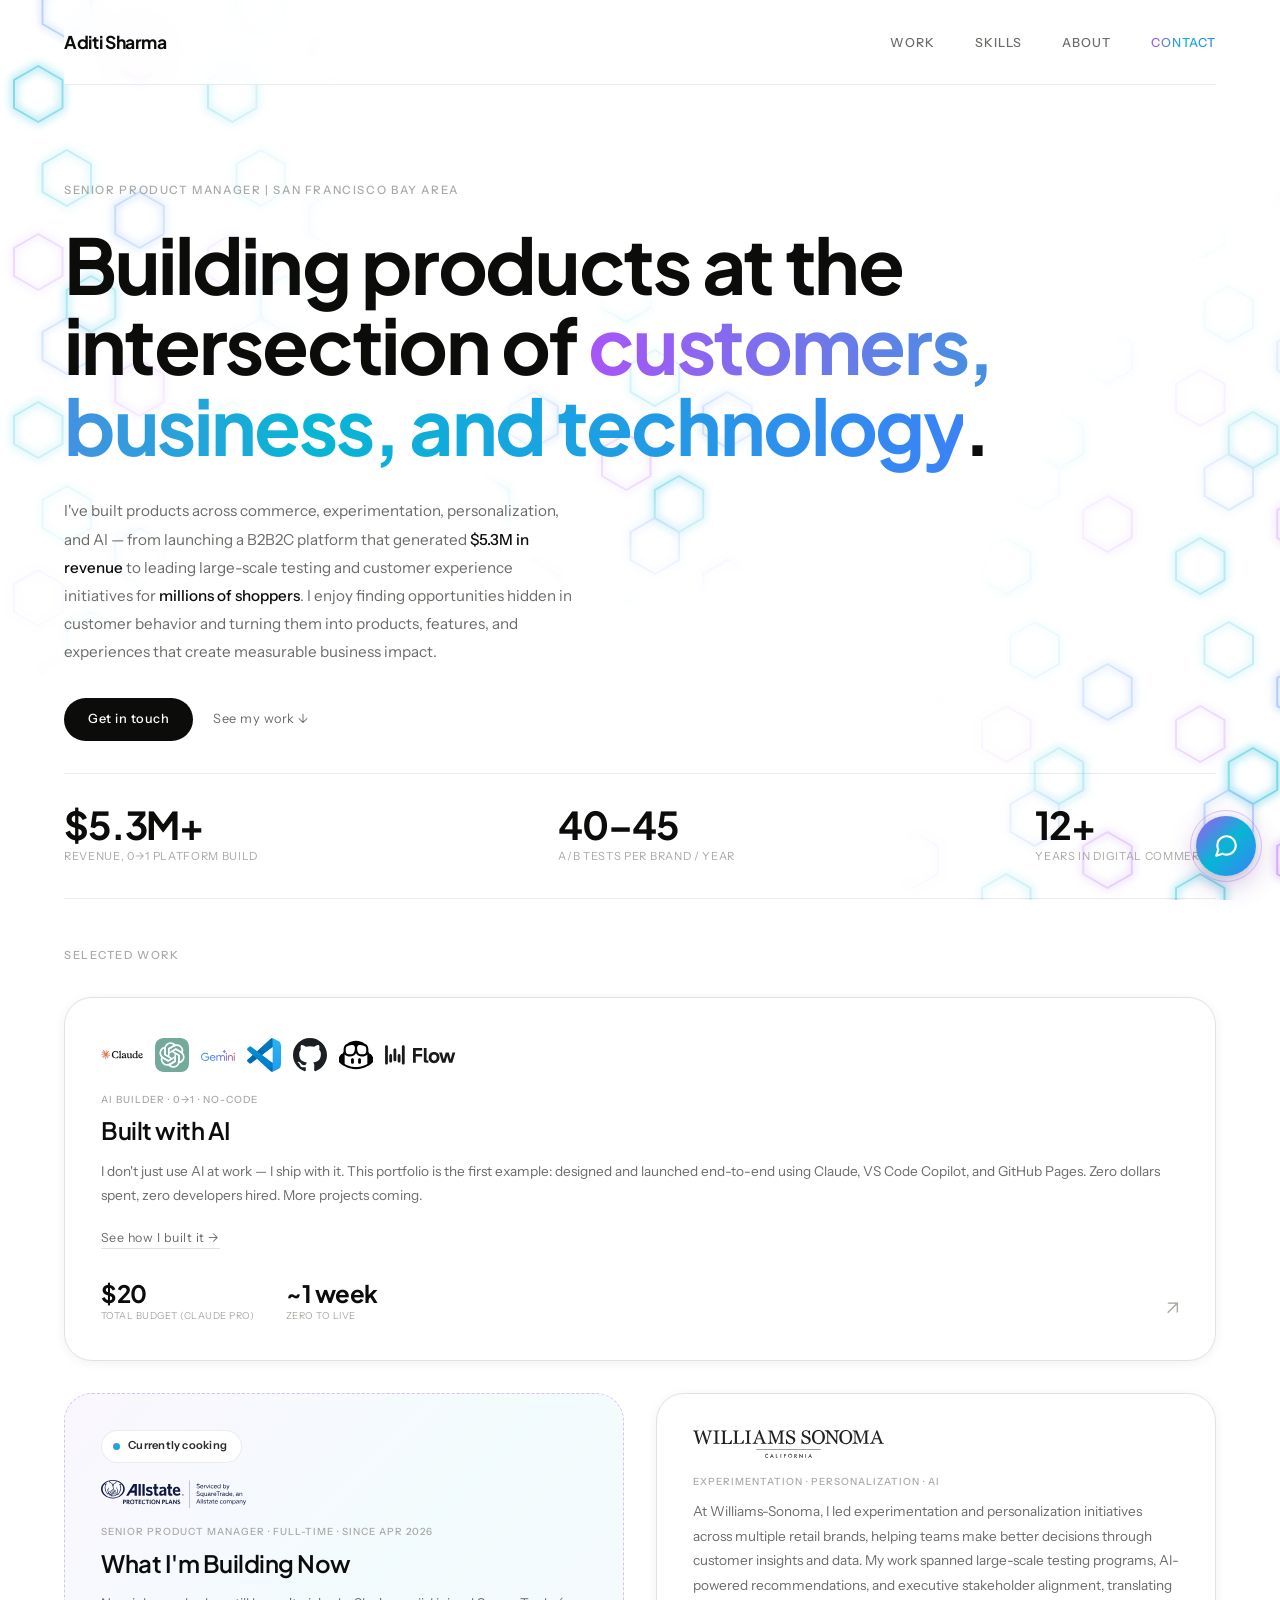
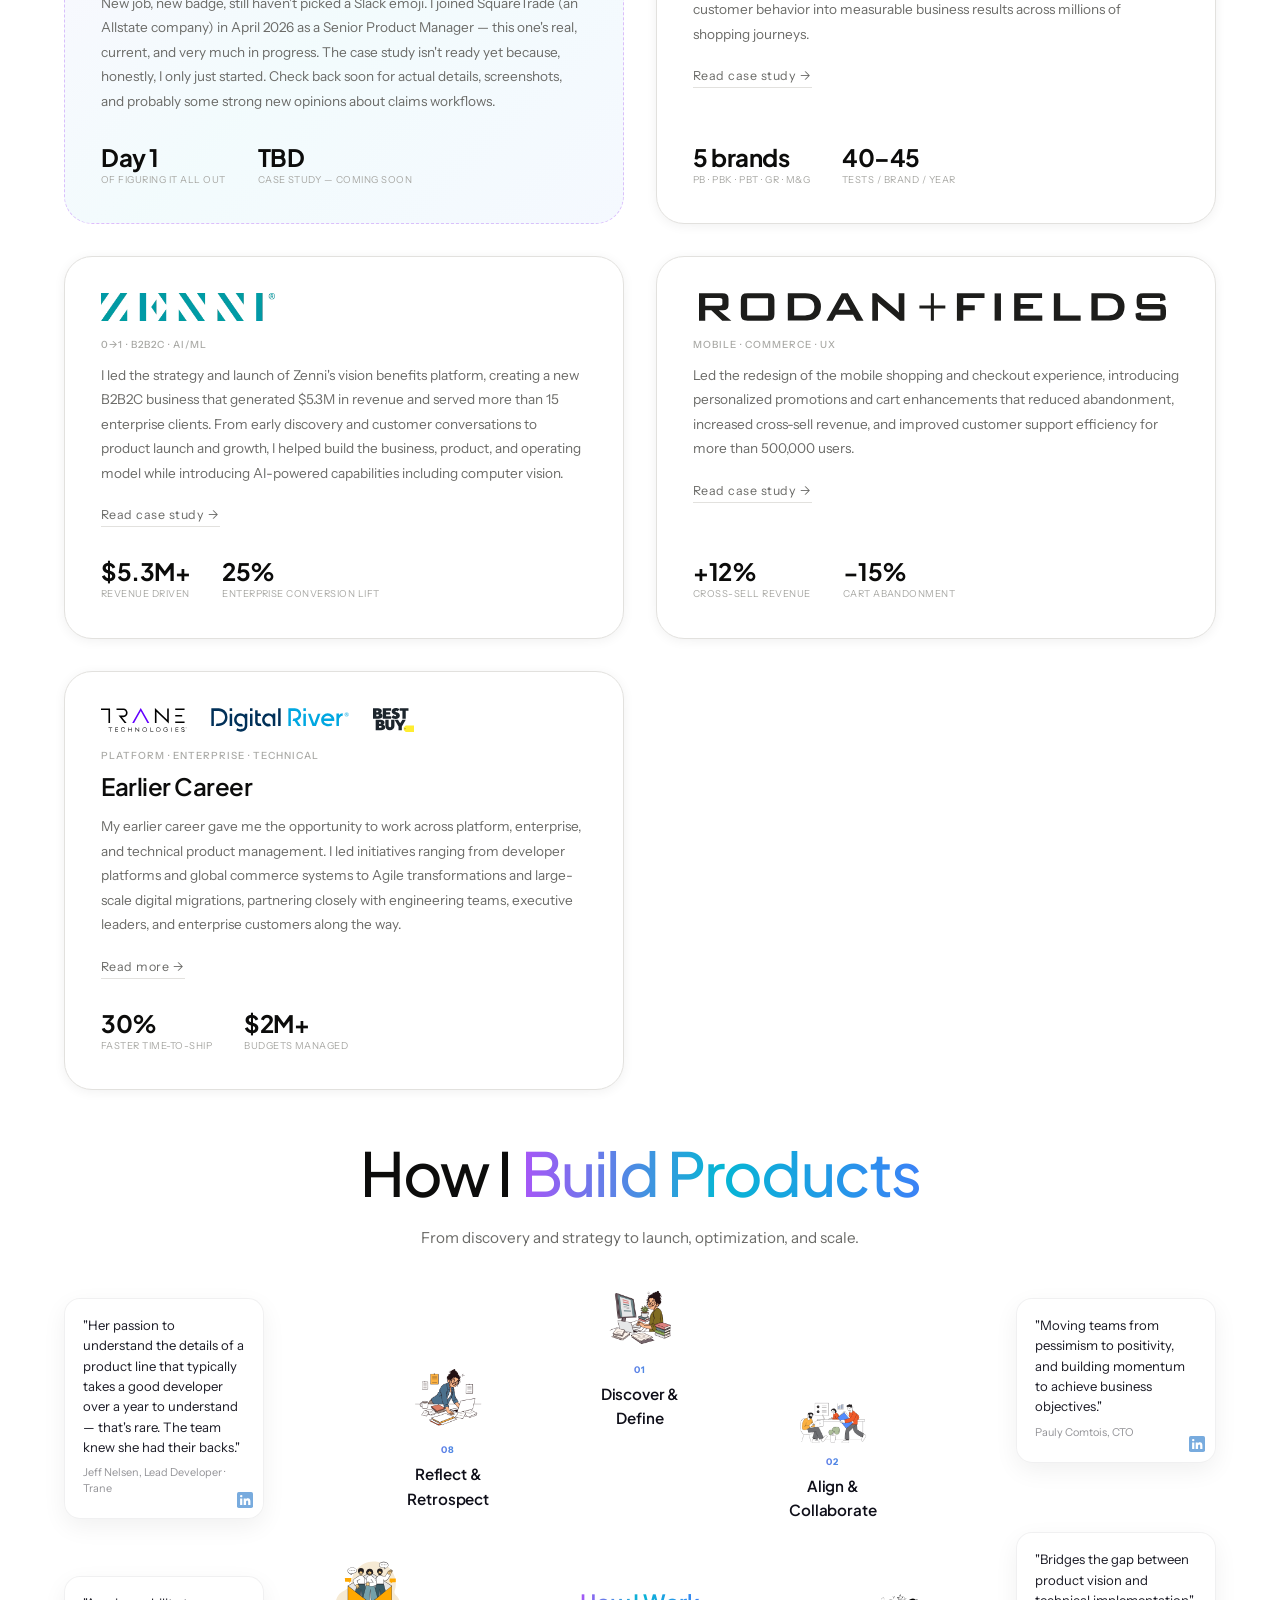
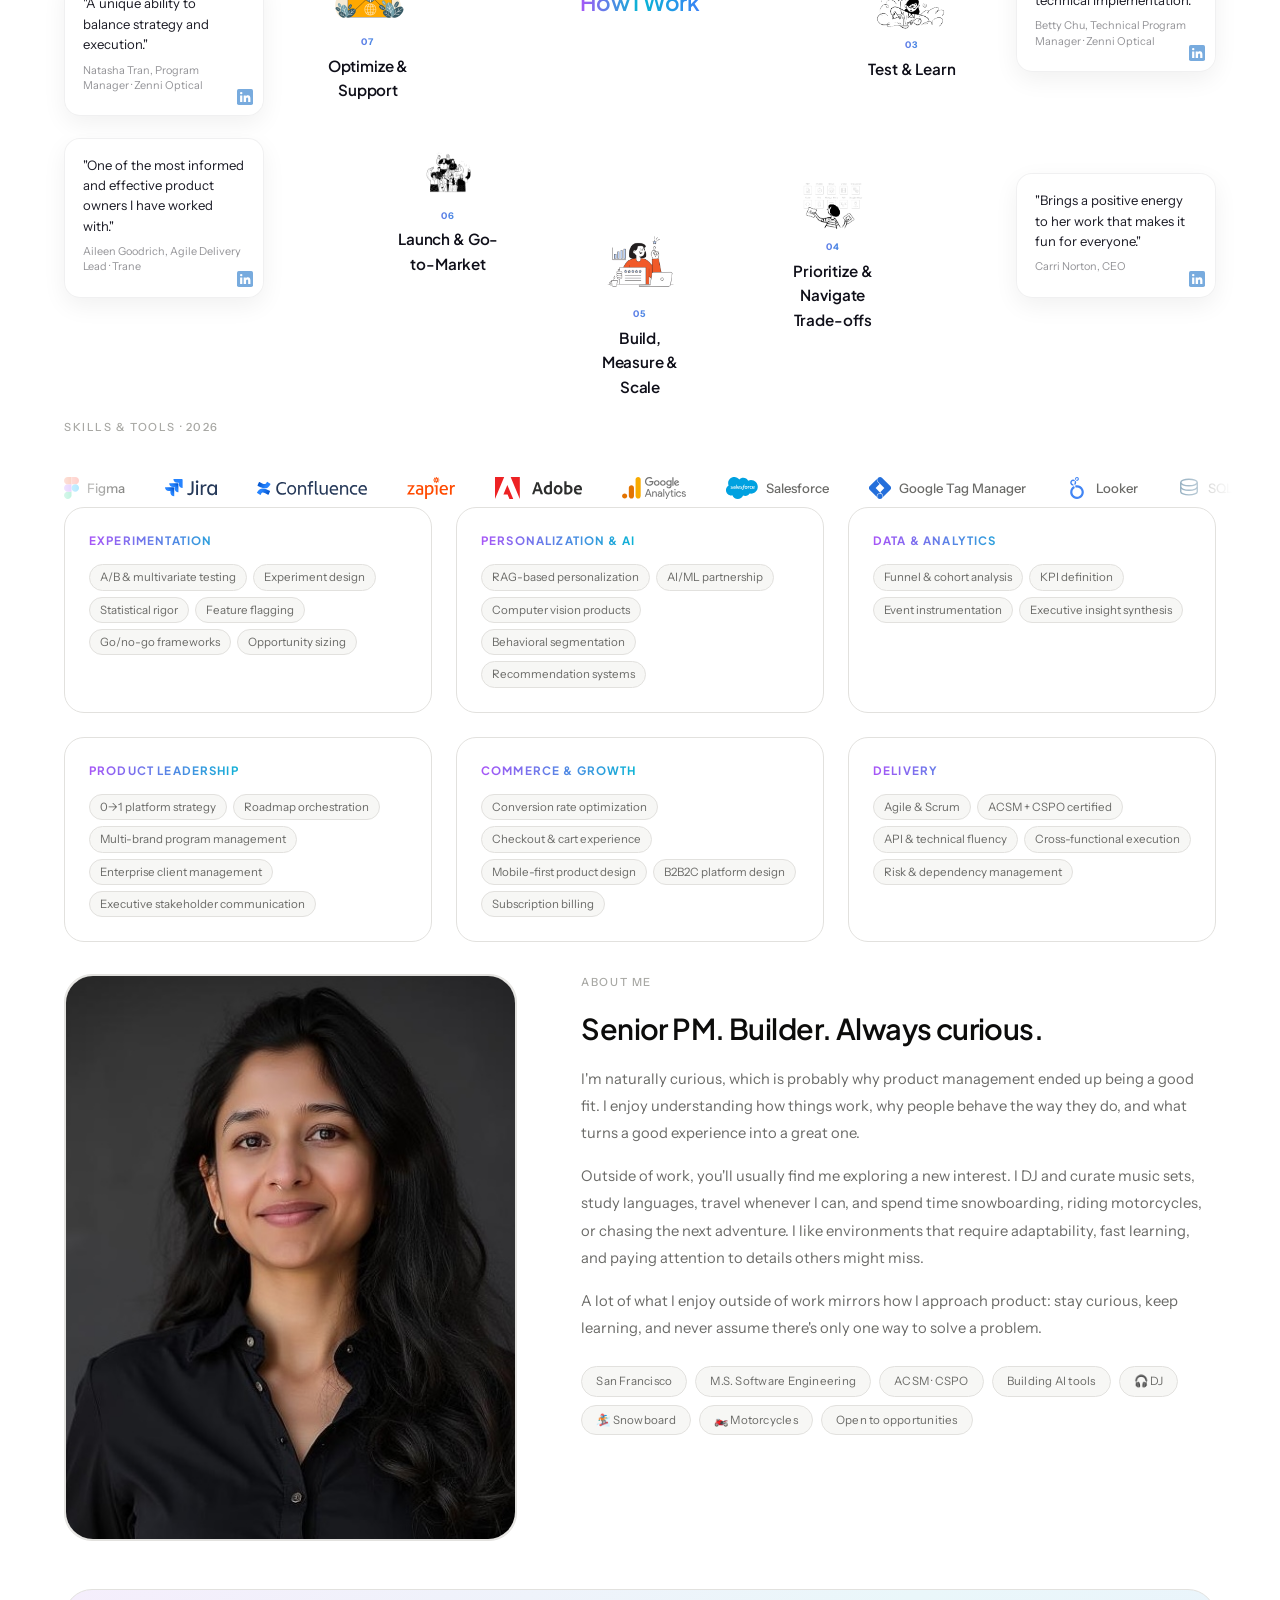
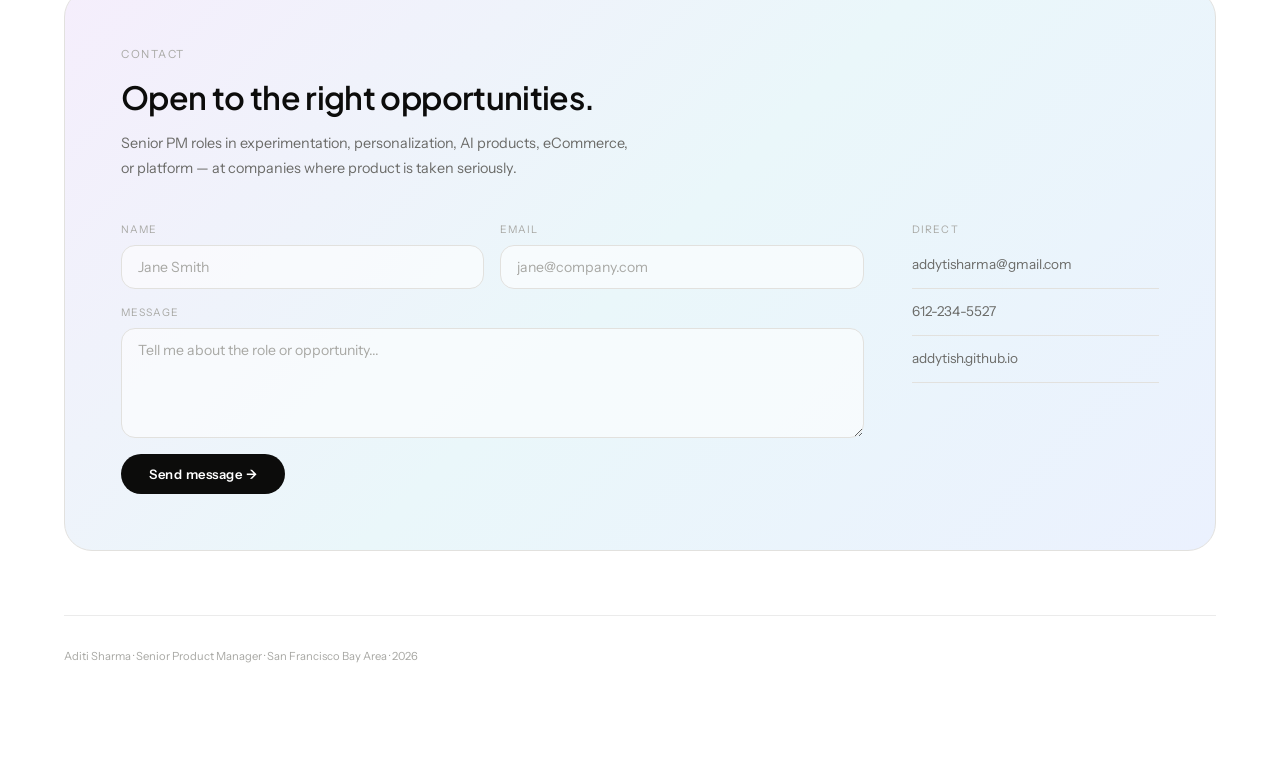
<file: index.html>
<!DOCTYPE html>
<html lang="en">
<head>
  <meta charset="UTF-8">
  <meta name="viewport" content="width=device-width, initial-scale=1.0">
  <title>Aditi Sharma — Senior Product Manager</title>
  <link rel="preconnect" href="https://fonts.googleapis.com">
  <link rel="preconnect" href="https://fonts.gstatic.com" crossorigin>
  <link href="https://fonts.googleapis.com/css2?family=Plus+Jakarta+Sans:wght@300;400;500;600;700&family=Instrument+Sans:wght@300;400;500&display=swap" rel="stylesheet">
  <link rel="stylesheet" href="style.css?v=5">
  <link rel="stylesheet" href="chat-widget.css">
</head>
<body>
<div class="bg-aurora"></div>
<div class="bg-aurora-cursor"></div>

  <div class="page">

    <!-- NAV -->
    <nav class="nav">
      <a href="index.html" class="nav-logo">Aditi Sharma</a>
      <ul class="nav-links">
        <li><a href="#work">Work</a></li>
        <li><a href="#skills">Skills</a></li>
        <li><a href="#about">About</a></li>
        <li><a href="#contact">Contact</a></li>
      </ul>
    </nav>

<!-- HERO -->
<section class="hero">
  <p class="hero-tag">Senior Product Manager  |  San Francisco Bay Area</p>
  <div class="hero-body">
    <div class="hero-left">
      <h1 class="hero-headline">Building products at the intersection of <span class="headline-muted">customers, business, and technology</span>.</h1>
<p class="hero-bio">I've built products across commerce, experimentation, personalization, and AI — from launching a B2B2C platform that generated <strong>$5.3M in revenue</strong> to leading large-scale testing and customer experience initiatives for <strong>millions of shoppers</strong>. I enjoy finding opportunities hidden in customer behavior and turning them into products, features, and experiences that create measurable business impact.</p>
<div class="hero-cta">
        <a href="#contact" class="btn-primary">Get in touch</a>
        <a href="#work" class="btn-ghost">See my work ↓</a>
      </div>
    </div>
    <div class="hero-stats">
      <div class="stat">
        <span class="stat-val">$5.3M+</span>
        <span class="stat-label">Revenue, 0→1 platform build</span>
      </div>
      <div class="stat">
        <span class="stat-val">40–45</span>
        <span class="stat-label">A/B tests per brand / year</span>
      </div>
      <div class="stat">
        <span class="stat-val">12+</span>
        <span class="stat-label">Years in digital commerce</span>
      </div>
    </div>
  </div>
</section>

    <!-- WORK -->
    <section class="work-section" id="work">
      <div class="section-header">
        <span class="section-label">Selected work</span>
      </div>

      <div class="project-grid">

        <!-- AI BUILDER -->
        <article class="project-card project-card--full">
          <div class="project-card__top">
            <div class="ai-tool-logos">
              <img src="logos/claude.svg" alt="Claude" class="ai-tool-logo ai-tool-logo--claude">
              <img src="logos/chatgpt.svg" alt="ChatGPT" class="ai-tool-logo">
              <img src="logos/gemini.svg" alt="Gemini" class="ai-tool-logo">
              <img src="logos/vscode.svg" alt="VS Code" class="ai-tool-logo">
              <img src="logos/github.svg" alt="GitHub" class="ai-tool-logo">
              <img src="logos/copilot.svg" alt="GitHub Copilot" class="ai-tool-logo">
              <img src="logos/wisprflow.svg" alt="WisprFlow" class="ai-tool-logo ai-tool-logo--wordmark">
            </div>
            <span class="project-tag">AI Builder · 0→1 · No-Code</span>
            <h2 class="project-title">Built with AI</h2>
            <p class="project-desc">I don't just use AI at work — I ship with it. This portfolio is the first example: designed and launched end-to-end using Claude, VS Code Copilot, and GitHub Pages. Zero dollars spent, zero developers hired. More projects coming.</p>
            <a href="ai-builder.html" class="project-link project-link--ai">See how I built it →</a>
          </div>
          <div class="project-card__bottom">
            <div class="project-metrics">
              <div class="metric">
                <span class="metric-val">$20</span>
                <span class="metric-label">Total budget (Claude Pro)</span>
              </div>
              <div class="metric">
                <span class="metric-val">~1 week</span>
                <span class="metric-label">Zero to live</span>
              </div>
            </div>
            <a href="ai-builder.html" class="project-arrow project-arrow--ai">↗</a>
          </div>
        </article>

        <!-- CURRENT ROLE -->
        <article class="project-card project-card--current">
          <div class="project-card__top">
            <div class="current-badge">
              <span class="current-badge-dot"></span>
              Currently cooking
            </div>
            <img src="logos/squaretrade.svg" alt="SquareTrade, an Allstate company logo" class="project-logo">
            <span class="project-tag">Senior Product Manager · Full-time · Since Apr 2026</span>
            <h2 class="project-title">What I'm Building Now</h2>
            <p class="project-desc">New job, new badge, still haven't picked a Slack emoji. I joined SquareTrade (an Allstate company) in April 2026 as a Senior Product Manager — this one's real, current, and very much in progress. The case study isn't ready yet because, honestly, I only just started. Check back soon for actual details, screenshots, and probably some strong new opinions about claims workflows.</p>
          </div>
          <div class="project-card__bottom">
            <div class="project-metrics">
              <div class="metric">
                <span class="metric-val">Day 1</span>
                <span class="metric-label">of figuring it all out</span>
              </div>
              <div class="metric">
                <span class="metric-val">TBD</span>
                <span class="metric-label">Case study — coming soon</span>
              </div>
            </div>
          </div>
        </article>

        <!-- WSI -->
        <a href="williams-sonoma.html" class="card-link">
        <article class="project-card project-card--dark">
          <div class="project-card__top">
            <img src="logos/williams-sonoma.svg" alt="Williams-Sonoma logo" class="project-logo">
            <span class="project-tag">Experimentation · Personalization · AI</span>
            <p class="project-desc">At Williams-Sonoma, I led experimentation and personalization initiatives across multiple retail brands, helping teams make better decisions through customer insights and data. My work spanned large-scale testing programs, AI-powered recommendations, and executive stakeholder alignment, translating customer behavior into measurable business results across millions of shopping journeys.</p>
            <span class="project-link">Read case study →</span>
          </div>
          <div class="project-card__bottom">
            <div class="project-metrics">
              <div class="metric">
                <span class="metric-val">5 brands</span>
                <span class="metric-label">PB · PBK · PBT · GR · M&G</span>
              </div>
              <div class="metric">
                <span class="metric-val">40–45</span>
                <span class="metric-label">Tests / brand / year</span>
              </div>
            </div>
          </div>
        </article>
        </a>

        <!-- ZENNI -->
          <a href="zenni.html" class="card-link">
        <article class="project-card project-card--dark">
          <div class="project-card__top">
            <img src="logos/zenni.png" alt="Zenni Optical logo" class="project-logo">
            <span class="project-tag">0→1 · B2B2C · AI/ML</span>
            <p class="project-desc">I led the strategy and launch of Zenni's vision benefits platform, creating a new B2B2C business that generated $5.3M in revenue and served more than 15 enterprise clients. From early discovery and customer conversations to product launch and growth, I helped build the business, product, and operating model while introducing AI-powered capabilities including computer vision.</p>
            <span class="project-link">Read case study →</span>
          </div>
          <div class="project-card__bottom">
            <div class="project-metrics">
              <div class="metric">
                <span class="metric-val">$5.3M+</span>
                <span class="metric-label">Revenue driven</span>
              </div>
              <div class="metric">
                <span class="metric-val">25%</span>
                <span class="metric-label">Enterprise conversion lift</span>
              </div>
            </div>
          </div>
        </article>
      </a>

        <!-- RODAN -->
        <a href="rodan-fields.html" class="card-link">
        <article class="project-card project-card--dark">
          <div class="project-card__top">
            <img src="logos/rodan-fields.svg" alt="Rodan + Fields logo" class="project-logo">
            <span class="project-tag">Mobile · Commerce · UX</span>
            <p class="project-desc">Led the redesign of the mobile shopping and checkout experience, introducing personalized promotions and cart enhancements that reduced abandonment, increased cross-sell revenue, and improved customer support efficiency for more than 500,000 users.</p>
            <span class="project-link">Read case study →</span>
          </div>
          <div class="project-card__bottom">
            <div class="project-metrics">
              <div class="metric">
                <span class="metric-val">+12%</span>
                <span class="metric-label">Cross-sell revenue</span>
              </div>
              <div class="metric">
                <span class="metric-val">−15%</span>
                <span class="metric-label">Cart abandonment</span>
              </div>
            </div>
          </div>
        </article>
        </a>

        <!-- EARLY CAREER -->
        <a href="early-career.html" class="card-link">
          <article class="project-card project-card--full">
            <div class="project-card__top">
              <div class="project-logo-row">
                <img src="logos/trane.svg" alt="Trane Technologies logo">
                <img src="logos/digital-river.svg" alt="Digital River logo">
                <img src="logos/best-buy.svg" alt="Best Buy logo">
            </div>
            <span class="project-tag">Platform · Enterprise · Technical</span>
            <h2 class="project-title">Earlier Career</h2>
            <p class="project-desc">My earlier career gave me the opportunity to work across platform, enterprise, and technical product management. I led initiatives ranging from developer platforms and global commerce systems to Agile transformations and large-scale digital migrations, partnering closely with engineering teams, executive leaders, and enterprise customers along the way.</p>
            <span class="project-link project-link--light">Read more →</span>
          </div>
          <div class="project-card__bottom">
            <div class="project-metrics">
              <div class="metric metric--light">
                <span class="metric-val">30%</span>
                <span class="metric-label">Faster time-to-ship</span>
              </div>
              <div class="metric metric--light">
                <span class="metric-val">$2M+</span>
                <span class="metric-label">Budgets managed</span>
              </div>
            </div>
          </div>
        </article>
      </a>

      </div>
    </section>

    <!-- PM OPERATING SYSTEM -->
    <section class="pmos-section" id="system">
      <div class="pmos-inner">
        <h2 class="pmos-title">How I <span class="headline-muted">Build Products</span></h2>
        <p class="pmos-subtitle">From discovery and strategy to launch, optimization, and scale.</p>

        <div class="pmos-graph">


          <!-- Center detail panel -->
          <div class="pmos-center-panel" id="pmos-center">
            <div class="pmos-howiwork" id="pmos-howiwork">
              <p class="pmos-howiwork-title">How I Work</p>
            </div>
            <div class="pmos-center-detail" id="pmos-center-detail"></div>
          </div>

          <!-- NODE 1: Discover & Define -->
          <div class="pmos-node" data-node="1" style="--i:0">
            <div class="pmos-node-top">
              <div class="pmos-doodle">
                <img src="po-notion-characters/img-discover.png" class="pmos-char-float pmos-notion-char" style="animation-delay:0s" alt="">
              </div>
              <div class="pmos-node-meta">
                <span class="pmos-node-num">01</span>
                <span class="pmos-node-title">Discover &amp; Define</span>
              </div>
            </div>
            <div class="pmos-node-detail">
              <ul class="pmos-node-list">
                <li>Customer research &amp; discovery</li>
                <li>User needs, behaviors &amp; pain points</li>
                <li>Business goals &amp; opportunity identification</li>
              </ul>
            </div>
          </div>

          <!-- NODE 2: Align & Collaborate -->
          <div class="pmos-node" data-node="2" style="--i:1;--down:40px">
            <div class="pmos-node-top">
              <div class="pmos-doodle">
                <img src="po-notion-characters/img-align.png" class="pmos-char-float pmos-notion-char" style="animation-delay:0.4s" alt="">
              </div>
              <div class="pmos-node-meta">
                <span class="pmos-node-num">02</span>
                <span class="pmos-node-title">Align &amp; Collaborate</span>
              </div>
            </div>
            <div class="pmos-node-detail">
              <ul class="pmos-node-list">
                <li>Cross-functional partnership</li>
                <li>Stakeholder alignment</li>
                <li>Shared goals &amp; success metrics</li>
              </ul>
            </div>
          </div>

          <!-- NODE 3: Test & Learn -->
          <div class="pmos-node" data-node="3" style="--i:2;--down:40px">
            <div class="pmos-node-top">
              <div class="pmos-doodle">
                <img src="po-notion-characters/img-test.png" class="pmos-char-float pmos-notion-char" style="animation-delay:0.8s" alt="">
              </div>
              <div class="pmos-node-meta">
                <span class="pmos-node-num">03</span>
                <span class="pmos-node-title">Test &amp; Learn</span>
              </div>
            </div>
            <div class="pmos-node-detail">
              <ul class="pmos-node-list">
                <li>Hypothesis-driven thinking</li>
                <li>Experimentation &amp; A/B testing</li>
                <li>Data-informed decisions</li>
              </ul>
            </div>
          </div>

          <!-- NODE 4: Prioritize & Navigate Trade-offs -->
          <div class="pmos-node" data-node="4" style="--i:3;--down:35px">
            <div class="pmos-node-top">
              <div class="pmos-doodle">
                <img src="po-notion-characters/img-prioritize.png" class="pmos-char-float pmos-notion-char" style="animation-delay:1.2s" alt="">
              </div>
              <div class="pmos-node-meta">
                <span class="pmos-node-num">04</span>
                <span class="pmos-node-title">Prioritize &amp; Navigate Trade-offs</span>
              </div>
            </div>
            <div class="pmos-node-detail">
              <ul class="pmos-node-list">
                <li>Opportunity sizing</li>
                <li>Impact vs. effort evaluation</li>
                <li>Strategic decision-making</li>
              </ul>
            </div>
          </div>

          <!-- NODE 5: Build, Measure & Scale -->
          <div class="pmos-node" data-node="5" style="--i:4">
            <div class="pmos-node-top">
              <div class="pmos-doodle">
                <img src="po-notion-characters/img-build.png" class="pmos-char-float pmos-notion-char" style="animation-delay:1.6s" alt="">
              </div>
              <div class="pmos-node-meta">
                <span class="pmos-node-num">05</span>
                <span class="pmos-node-title">Build, Measure &amp; Scale</span>
              </div>
            </div>
            <div class="pmos-node-detail">
              <ul class="pmos-node-list">
                <li>Rapid execution &amp; feedback loops</li>
                <li>KPI &amp; business impact analysis</li>
                <li>Iteration and scaling based on evidence</li>
              </ul>
            </div>
          </div>

          <!-- NODE 6: Launch & Go-to-Market -->
          <div class="pmos-node" data-node="6" style="--i:5">
            <div class="pmos-node-top">
              <div class="pmos-doodle">
                <img src="po-notion-characters/img-launch.gif" class="pmos-char-float pmos-notion-char" style="animation-delay:2s" alt="">
              </div>
              <div class="pmos-node-meta">
                <span class="pmos-node-num">06</span>
                <span class="pmos-node-title">Launch &amp; Go-to-Market</span>
              </div>
            </div>
            <div class="pmos-node-detail">
              <ul class="pmos-node-list">
                <li>Launch strategy &amp; readiness</li>
                <li>Customer adoption &amp; enablement</li>
                <li>Cross-functional rollout coordination</li>
              </ul>
            </div>
          </div>

          <!-- NODE 7: Optimize & Support -->
          <div class="pmos-node" data-node="7" style="--i:6">
            <div class="pmos-node-top">
              <div class="pmos-doodle">
                <img src="po-notion-characters/img-support.svg" class="pmos-char-float pmos-notion-char" style="animation-delay:2.4s" alt="">
              </div>
              <div class="pmos-node-meta">
                <span class="pmos-node-num">07</span>
                <span class="pmos-node-title">Optimize &amp; Support</span>
              </div>
            </div>
            <div class="pmos-node-detail">
              <ul class="pmos-node-list">
                <li>Customer feedback &amp; support insights</li>
                <li>Performance monitoring &amp; continuous improvement</li>
                <li>Roadmap refinement &amp; long-term product health</li>
              </ul>
            </div>
          </div>

          <!-- NODE 8: Reflect & Retrospect -->
          <div class="pmos-node" data-node="8" style="--i:7">
            <div class="pmos-node-top">
              <div class="pmos-doodle">
                <img src="po-notion-characters/img-reflect.png" class="pmos-char-float pmos-notion-char" style="animation-delay:2.8s" alt="">
              </div>
              <div class="pmos-node-meta">
                <span class="pmos-node-num">08</span>
                <span class="pmos-node-title">Reflect &amp; Retrospect</span>
              </div>
            </div>
            <div class="pmos-node-detail">
              <ul class="pmos-node-list">
                <li>Ship isn't the finish line</li>
                <li>What worked, what didn't, why</li>
                <li>Learnings restart the loop</li>
              </ul>
            </div>
          </div>

          <!-- Tap detail panel (mobile/tablet grid only) -->
          <div class="pmos-mobile-detail" id="pmos-mobile-detail" hidden></div>

        </div>

        <!-- Testimonial bubbles -->
        <div class="pmos-testimonials pmos-testimonials--left">
          <blockquote class="pmos-bubble" style="--bd:0s">
            <p class="pmos-bubble-quote">"Her passion to understand the details of a product line that typically takes a good developer over a year to understand — that's rare. The team knew she had their backs."</p>
            <footer class="pmos-bubble-attr">Jeff Nelsen, Lead Developer · Trane</footer>
            <svg class="pmos-bubble-li" viewBox="0 0 72 72" xmlns="http://www.w3.org/2000/svg" aria-label="LinkedIn"><rect width="72" height="72" rx="8" fill="#0A66C2"/><path d="M14 29h10v29H14V29Zm5-16a5.5 5.5 0 1 1 0 11 5.5 5.5 0 0 1 0-11ZM30 29h9.6v4.1h.1c1.3-2.4 4.4-4.9 9.1-4.9 9.7 0 11.5 6.4 11.5 14.7V58h-10V44.9c0-3.1-.1-7.1-4.4-7.1-4.4 0-5.1 3.4-5.1 6.9V58H30V29Z" fill="#fff"/></svg>
          </blockquote>
          <blockquote class="pmos-bubble" style="--bd:0.6s">
            <p class="pmos-bubble-quote">"A unique ability to balance strategy and execution."</p>
            <footer class="pmos-bubble-attr">Natasha Tran, Program Manager · Zenni Optical</footer>
            <svg class="pmos-bubble-li" viewBox="0 0 72 72" xmlns="http://www.w3.org/2000/svg" aria-label="LinkedIn"><rect width="72" height="72" rx="8" fill="#0A66C2"/><path d="M14 29h10v29H14V29Zm5-16a5.5 5.5 0 1 1 0 11 5.5 5.5 0 0 1 0-11ZM30 29h9.6v4.1h.1c1.3-2.4 4.4-4.9 9.1-4.9 9.7 0 11.5 6.4 11.5 14.7V58h-10V44.9c0-3.1-.1-7.1-4.4-7.1-4.4 0-5.1 3.4-5.1 6.9V58H30V29Z" fill="#fff"/></svg>
          </blockquote>
          <blockquote class="pmos-bubble" style="--bd:1.2s">
            <p class="pmos-bubble-quote">"One of the most informed and effective product owners I have worked with."</p>
            <footer class="pmos-bubble-attr">Aileen Goodrich, Agile Delivery Lead · Trane</footer>
            <svg class="pmos-bubble-li" viewBox="0 0 72 72" xmlns="http://www.w3.org/2000/svg" aria-label="LinkedIn"><rect width="72" height="72" rx="8" fill="#0A66C2"/><path d="M14 29h10v29H14V29Zm5-16a5.5 5.5 0 1 1 0 11 5.5 5.5 0 0 1 0-11ZM30 29h9.6v4.1h.1c1.3-2.4 4.4-4.9 9.1-4.9 9.7 0 11.5 6.4 11.5 14.7V58h-10V44.9c0-3.1-.1-7.1-4.4-7.1-4.4 0-5.1 3.4-5.1 6.9V58H30V29Z" fill="#fff"/></svg>
          </blockquote>
        </div>

        <div class="pmos-testimonials pmos-testimonials--right">
          <blockquote class="pmos-bubble" style="--bd:0.3s">
            <p class="pmos-bubble-quote">"Moving teams from pessimism to positivity, and building momentum to achieve business objectives."</p>
            <footer class="pmos-bubble-attr">Pauly Comtois, CTO</footer>
            <svg class="pmos-bubble-li" viewBox="0 0 72 72" xmlns="http://www.w3.org/2000/svg" aria-label="LinkedIn"><rect width="72" height="72" rx="8" fill="#0A66C2"/><path d="M14 29h10v29H14V29Zm5-16a5.5 5.5 0 1 1 0 11 5.5 5.5 0 0 1 0-11ZM30 29h9.6v4.1h.1c1.3-2.4 4.4-4.9 9.1-4.9 9.7 0 11.5 6.4 11.5 14.7V58h-10V44.9c0-3.1-.1-7.1-4.4-7.1-4.4 0-5.1 3.4-5.1 6.9V58H30V29Z" fill="#fff"/></svg>
          </blockquote>
          <blockquote class="pmos-bubble" style="--bd:0.9s">
            <p class="pmos-bubble-quote">"Bridges the gap between product vision and technical implementation."</p>
            <footer class="pmos-bubble-attr">Betty Chu, Technical Program Manager · Zenni Optical</footer>
            <svg class="pmos-bubble-li" viewBox="0 0 72 72" xmlns="http://www.w3.org/2000/svg" aria-label="LinkedIn"><rect width="72" height="72" rx="8" fill="#0A66C2"/><path d="M14 29h10v29H14V29Zm5-16a5.5 5.5 0 1 1 0 11 5.5 5.5 0 0 1 0-11ZM30 29h9.6v4.1h.1c1.3-2.4 4.4-4.9 9.1-4.9 9.7 0 11.5 6.4 11.5 14.7V58h-10V44.9c0-3.1-.1-7.1-4.4-7.1-4.4 0-5.1 3.4-5.1 6.9V58H30V29Z" fill="#fff"/></svg>
          </blockquote>
          <blockquote class="pmos-bubble" style="--bd:1.5s">
            <p class="pmos-bubble-quote">"Brings a positive energy to her work that makes it fun for everyone."</p>
            <footer class="pmos-bubble-attr">Carri Norton, CEO</footer>
            <svg class="pmos-bubble-li" viewBox="0 0 72 72" xmlns="http://www.w3.org/2000/svg" aria-label="LinkedIn"><rect width="72" height="72" rx="8" fill="#0A66C2"/><path d="M14 29h10v29H14V29Zm5-16a5.5 5.5 0 1 1 0 11 5.5 5.5 0 0 1 0-11ZM30 29h9.6v4.1h.1c1.3-2.4 4.4-4.9 9.1-4.9 9.7 0 11.5 6.4 11.5 14.7V58h-10V44.9c0-3.1-.1-7.1-4.4-7.1-4.4 0-5.1 3.4-5.1 6.9V58H30V29Z" fill="#fff"/></svg>
          </blockquote>
        </div>

        <!-- LinkedIn quotes crawler (shown where floating bubbles are hidden) -->
        <div class="quotes-marquee-block">
          <p class="quotes-marquee-label">What people say · LinkedIn</p>
          <div class="quotes-marquee-wrap">
            <div class="quotes-track" id="quotes-track">
              <!-- populated from .pmos-bubble content by JS -->
            </div>
          </div>
        </div>

      </div>
    </section>

    <!-- SKILLS -->
    <section class="skills-section" id="skills">
      <div class="section-header">
        <span class="section-label">Skills & tools · 2026</span>
      </div>

      <!-- TOOLS MARQUEE -->
      <div class="tools-marquee-wrap">
        <div class="tools-marquee">
          <div class="tools-track">
            <div class="tool-card"><img src="logos/figma.svg" class="tool-logo" alt="Figma"><span class="tool-name">Figma</span></div>
            <div class="tool-card"><img src="logos/jira.svg" class="tool-logo" alt="Jira"></div>
            <div class="tool-card"><img src="logos/confluence.svg" class="tool-logo" alt="Confluence"></div>
            <div class="tool-card"><img src="logos/zapier.svg" class="tool-logo" alt="Zapier"></div>
            <div class="tool-card"><img src="logos/adobe.svg" class="tool-logo" alt="Adobe Target"></div>
            <div class="tool-card"><img src="logos/ga4.svg" class="tool-logo" alt="Google Analytics 4"></div>
            <div class="tool-card"><img src="logos/salesforce.svg" class="tool-logo" alt="Salesforce"><span class="tool-name">Salesforce</span></div>
            <div class="tool-card"><img src="logos/gtm.svg" class="tool-logo" alt="Google Tag Manager"><span class="tool-name">Google Tag Manager</span></div>
            <div class="tool-card"><img src="logos/looker.svg" class="tool-logo" alt="Looker"><span class="tool-name">Looker</span></div>
            <div class="tool-card"><img src="logos/sql.svg" class="tool-logo" alt="SQL"><span class="tool-name">SQL</span></div>
            <div class="tool-card"><div class="tool-logo tool-initial" style="background:#016FE1;color:#fff">O</div><span class="tool-name">Optimizely</span></div>
            <div class="tool-card"><div class="tool-logo tool-initial" style="background:#5C2D91;color:#fff">CS</div><span class="tool-name">Contentsquare</span></div>
            <div class="tool-card"><img src="logos/claude.svg" class="tool-logo tool-logo--wordmark" alt="Claude"></div>
            <div class="tool-card"><img src="logos/chatgpt.svg" class="tool-logo" alt="ChatGPT"><span class="tool-name">ChatGPT</span></div>
            <div class="tool-card"><img src="logos/gemini.svg" class="tool-logo tool-logo--wordmark" alt="Gemini"></div>
            <div class="tool-card"><img src="logos/perplexity.svg" class="tool-logo" alt="Perplexity"><span class="tool-name">Perplexity</span></div>
            <div class="tool-card"><img src="logos/vscode.svg" class="tool-logo" alt="VS Code"><span class="tool-name">VS Code</span></div>
            <div class="tool-card"><img src="logos/copilot.svg" class="tool-logo" alt="GitHub Copilot"><span class="tool-name">Copilot</span></div>
            <div class="tool-card"><img src="logos/manus.svg" class="tool-logo" alt="Manus"><span class="tool-name">Manus</span></div>
            <div class="tool-card"><img src="logos/aha.svg" class="tool-logo tool-logo--wordmark" alt="Aha!"></div>
            <div class="tool-card"><img src="logos/notebooklm.svg" class="tool-logo tool-logo--wordmark" alt="NotebookLM"></div>
            <div class="tool-card"><img src="logos/granola.svg" class="tool-logo" alt="Granola"><span class="tool-name">Granola</span></div>
            <div class="tool-card"><img src="logos/wisprflow.svg" class="tool-logo tool-logo--wordmark" alt="Wispr Flow"></div>
            <div class="tool-card"><img src="logos/notion.svg" class="tool-logo" alt="Notion"><span class="tool-name">Notion</span></div>
            <!-- duplicate for seamless loop -->
            <div class="tool-card"><img src="logos/figma.svg" class="tool-logo" alt="Figma"><span class="tool-name">Figma</span></div>
            <div class="tool-card"><img src="logos/jira.svg" class="tool-logo" alt="Jira"></div>
            <div class="tool-card"><img src="logos/confluence.svg" class="tool-logo" alt="Confluence"></div>
            <div class="tool-card"><img src="logos/zapier.svg" class="tool-logo" alt="Zapier"></div>
            <div class="tool-card"><img src="logos/adobe.svg" class="tool-logo" alt="Adobe Target"></div>
            <div class="tool-card"><img src="logos/ga4.svg" class="tool-logo" alt="Google Analytics 4"></div>
            <div class="tool-card"><img src="logos/salesforce.svg" class="tool-logo" alt="Salesforce"><span class="tool-name">Salesforce</span></div>
            <div class="tool-card"><img src="logos/gtm.svg" class="tool-logo" alt="Google Tag Manager"><span class="tool-name">Google Tag Manager</span></div>
            <div class="tool-card"><img src="logos/looker.svg" class="tool-logo" alt="Looker"><span class="tool-name">Looker</span></div>
            <div class="tool-card"><img src="logos/sql.svg" class="tool-logo" alt="SQL"><span class="tool-name">SQL</span></div>
            <div class="tool-card"><div class="tool-logo tool-initial" style="background:#016FE1;color:#fff">O</div><span class="tool-name">Optimizely</span></div>
            <div class="tool-card"><div class="tool-logo tool-initial" style="background:#5C2D91;color:#fff">CS</div><span class="tool-name">Contentsquare</span></div>
            <div class="tool-card"><img src="logos/claude.svg" class="tool-logo tool-logo--wordmark" alt="Claude"></div>
            <div class="tool-card"><img src="logos/chatgpt.svg" class="tool-logo" alt="ChatGPT"><span class="tool-name">ChatGPT</span></div>
            <div class="tool-card"><img src="logos/gemini.svg" class="tool-logo tool-logo--wordmark" alt="Gemini"></div>
            <div class="tool-card"><img src="logos/perplexity.svg" class="tool-logo" alt="Perplexity"><span class="tool-name">Perplexity</span></div>
            <div class="tool-card"><img src="logos/vscode.svg" class="tool-logo" alt="VS Code"><span class="tool-name">VS Code</span></div>
            <div class="tool-card"><img src="logos/copilot.svg" class="tool-logo" alt="GitHub Copilot"><span class="tool-name">Copilot</span></div>
            <div class="tool-card"><img src="logos/manus.svg" class="tool-logo" alt="Manus"><span class="tool-name">Manus</span></div>
            <div class="tool-card"><img src="logos/aha.svg" class="tool-logo tool-logo--wordmark" alt="Aha!"></div>
            <div class="tool-card"><img src="logos/notebooklm.svg" class="tool-logo tool-logo--wordmark" alt="NotebookLM"></div>
            <div class="tool-card"><img src="logos/granola.svg" class="tool-logo" alt="Granola"><span class="tool-name">Granola</span></div>
            <div class="tool-card"><img src="logos/wisprflow.svg" class="tool-logo tool-logo--wordmark" alt="Wispr Flow"></div>
            <div class="tool-card"><img src="logos/notion.svg" class="tool-logo" alt="Notion"><span class="tool-name">Notion</span></div>
          </div>
        </div>
      </div>

      <!-- TOOLS (hidden, kept for reference) -->
      <div class="tools-grid" style="display:none">
        <div class="tool-card"><img src="logos/figma.svg" class="tool-logo" alt="Figma"><span class="tool-name">Figma</span></div>
        <div class="tool-card"><img src="logos/jira.svg" class="tool-logo" alt="Jira"></div>
        <div class="tool-card"><img src="logos/confluence.svg" class="tool-logo" alt="Confluence"></div>
        <div class="tool-card"><img src="logos/zapier.svg" class="tool-logo" alt="Zapier"></div>
        <div class="tool-card"><img src="logos/adobe.svg" class="tool-logo" alt="Adobe Target"></div>
        <div class="tool-card"><img src="logos/ga4.svg" class="tool-logo" alt="Google Analytics 4"></div>
        <div class="tool-card"><img src="logos/salesforce.svg" class="tool-logo" alt="Salesforce"><span class="tool-name">Salesforce</span></div>
        <div class="tool-card">
          <div class="tool-logo tool-initial" style="background:#016FE1;color:#fff">O</div>
          <span class="tool-name">Optimizely</span>
        </div>
        <div class="tool-card"><img src="logos/gtm.svg" class="tool-logo" alt="Google Tag Manager"><span class="tool-name">Google Tag Manager</span></div>
        <div class="tool-card"><img src="logos/looker.svg" class="tool-logo" alt="Looker"><span class="tool-name">Looker</span></div>
        <div class="tool-card"><img src="logos/sql.svg" class="tool-logo" alt="SQL"><span class="tool-name">SQL</span></div>
        <div class="tool-card">
          <div class="tool-logo tool-initial" style="background:#5C2D91;color:#fff">CS</div>
          <span class="tool-name">Contentsquare</span>
        </div>
      </div>

      <!-- EXPERTISE -->
      <div class="expertise-grid">
        <div class="expertise-block">
          <h4 class="expertise-head">Experimentation</h4>
          <div class="expertise-tags">
            <span>A/B &amp; multivariate testing</span>
            <span>Experiment design</span>
            <span>Statistical rigor</span>
            <span>Feature flagging</span>
            <span>Go/no-go frameworks</span>
            <span>Opportunity sizing</span>
          </div>
        </div>
        <div class="expertise-block">
          <h4 class="expertise-head">Personalization &amp; AI</h4>
          <div class="expertise-tags">
            <span>RAG-based personalization</span>
            <span>AI/ML partnership</span>
            <span>Computer vision products</span>
            <span>Behavioral segmentation</span>
            <span>Recommendation systems</span>
          </div>
        </div>
        <div class="expertise-block">
          <h4 class="expertise-head">Data &amp; Analytics</h4>
          <div class="expertise-tags">
            <span>Funnel &amp; cohort analysis</span>
            <span>KPI definition</span>
            <span>Event instrumentation</span>
            <span>Executive insight synthesis</span>
          </div>
        </div>
        <div class="expertise-block">
          <h4 class="expertise-head">Product Leadership</h4>
          <div class="expertise-tags">
            <span>0→1 platform strategy</span>
            <span>Roadmap orchestration</span>
            <span>Multi-brand program management</span>
            <span>Enterprise client management</span>
            <span>Executive stakeholder communication</span>
          </div>
        </div>
        <div class="expertise-block">
          <h4 class="expertise-head">Commerce &amp; Growth</h4>
          <div class="expertise-tags">
            <span>Conversion rate optimization</span>
            <span>Checkout &amp; cart experience</span>
            <span>Mobile-first product design</span>
            <span>B2B2C platform design</span>
            <span>Subscription billing</span>
          </div>
        </div>
        <div class="expertise-block">
          <h4 class="expertise-head">Delivery</h4>
          <div class="expertise-tags">
            <span>Agile &amp; Scrum</span>
            <span>ACSM + CSPO certified</span>
            <span>API &amp; technical fluency</span>
            <span>Cross-functional execution</span>
            <span>Risk &amp; dependency management</span>
          </div>
        </div>
      </div>
    </section>

    <!-- ABOUT -->
    <section class="about-section" id="about">
      <div class="about-photo">
        <img src="headshot.jpeg" alt="Aditi Sharma" class="about-photo">
      </div>
      <div class="about-content">
        <p class="about-label">About me</p>
        <h2 class="about-headline">Senior PM. Builder. Always curious.</h2>
        <p class="about-bio">I'm naturally curious, which is probably why product management ended up being a good fit. I enjoy understanding how things work, why people behave the way they do, and what turns a good experience into a great one.</p>
        <p class="about-bio">Outside of work, you'll usually find me exploring a new interest. I DJ and curate music sets, study languages, travel whenever I can, and spend time snowboarding, riding motorcycles, or chasing the next adventure. I like environments that require adaptability, fast learning, and paying attention to details others might miss.</p>
        <p class="about-bio">A lot of what I enjoy outside of work mirrors how I approach product: stay curious, keep learning, and never assume there's only one way to solve a problem.</p>
        <div class="about-tags">
          <span class="about-tag">San Francisco</span>
          <span class="about-tag">M.S. Software Engineering</span>
          <span class="about-tag">ACSM · CSPO</span>
          <span class="about-tag">Building AI tools</span>
          <span class="about-tag">🎧 DJ</span>
          <span class="about-tag">🏂 Snowboard</span>
          <span class="about-tag">🏍️ Motorcycles</span>
          <span class="about-tag">Open to opportunities</span>
        </div>
      </div>
    </section>

    <!-- CONTACT -->
    <section class="contact-section" id="contact">
      <p class="contact-label">Contact</p>
      <h2 class="contact-headline">Open to the right opportunities.</h2>
      <p class="contact-sub">Senior PM roles in experimentation, personalization, AI products, eCommerce, or platform — at companies where product is taken seriously.</p>
      <div class="contact-grid">
        <form class="contact-form" action="https://formspree.io/f/xzdqeeee" method="POST">
          <div class="form-group">
            <label class="form-label">Name</label>
            <input class="form-input" type="text" name="name" placeholder="Jane Smith" required>
          </div>
          <div class="form-group">
            <label class="form-label">Email</label>
            <input class="form-input" type="email" name="email" placeholder="jane@company.com" required>
          </div>
          <div class="form-group form-group--full">
            <label class="form-label">Message</label>
            <textarea class="form-input form-textarea" name="message" placeholder="Tell me about the role or opportunity..." required></textarea>
          </div>
          <button type="submit" class="form-submit">Send message →</button>
        </form>
        <div class="contact-direct">
          <p class="contact-direct-label">Direct</p>
          <a href="mailto:addytisharma@gmail.com" class="contact-direct-link">addytisharma@gmail.com</a>
          <a href="tel:6122345527" class="contact-direct-link">612-234-5527</a>
          <a href="https://addytish.github.io" target="_blank" class="contact-direct-link">addytish.github.io</a>
        </div>
      </div>
    </section>

    <!-- FOOTER -->
    <footer class="footer">
      <span>Aditi Sharma · Senior Product Manager · San Francisco Bay Area · 2026</span>
    </footer>

  </div>

<script src="bg-aurora.js"></script>
<script>
  const navLinks = document.querySelectorAll('.nav-links a');
  const sections = [...navLinks].map(link => document.querySelector(link.getAttribute('href')));

  const setActive = (id) => {
    navLinks.forEach(link => {
      link.classList.toggle('nav-active', link.getAttribute('href') === `#${id}`);
    });
  };

  const observer = new IntersectionObserver((entries) => {
    entries.forEach(entry => {
      if (entry.isIntersecting) setActive(entry.target.id);
    });
  }, { rootMargin: '-100px 0px -60% 0px' });

  sections.forEach(section => section && observer.observe(section));

  // Skills tabs
  document.querySelectorAll('.skills-tab').forEach(tab => {
    tab.addEventListener('click', () => {
      document.querySelectorAll('.skills-tab').forEach(t => t.classList.remove('active'));
      document.querySelectorAll('.skills-panel').forEach(p => p.classList.remove('active'));
      tab.classList.add('active');
      document.getElementById('panel-' + tab.dataset.tab).classList.add('active');
    });
  });

  // Career/work cards fly in one at a time when the section scrolls into view
  const cards = document.querySelectorAll('.project-card');
  cards.forEach(card => card.classList.add('card-hidden'));
  let cardsPlayed = false;
  const cardsObserver = new IntersectionObserver((entries) => {
    entries.forEach(entry => {
      if (entry.isIntersecting && !cardsPlayed) {
        cardsPlayed = true;
        cards.forEach((card, i) => {
          setTimeout(() => card.classList.add('card-visible'), i * 120);
        });
        cardsObserver.disconnect();
      }
    });
  }, { threshold: 0.05 });
  const workSection = document.getElementById('work');
  if (workSection) cardsObserver.observe(workSection);

  // PM Operating System node graph
  const pmosNodes = document.querySelectorAll('.pmos-node');
  const pmosCenter = document.getElementById('pmos-center');
  const pmosCenterDetail = document.getElementById('pmos-center-detail');

  function showNodeDetail(node) {
    const num = node.querySelector('.pmos-node-num').textContent;
    const title = node.querySelector('.pmos-node-title').textContent;
    const items = [...node.querySelectorAll('.pmos-node-list li')]
      .map(li => `<li>${li.textContent}</li>`).join('');
    pmosCenterDetail.innerHTML = `<span class="pmos-node-num">${num}</span><p class="pmos-center-title">${title}</p><ul class="pmos-node-list">${items}</ul>`;
    pmosCenter.classList.add('visible');
    pmosNodes.forEach(n => n.classList.remove('auto-active'));
    node.classList.add('auto-active');
  }

  function hideNodeDetail() {
    pmosCenter.classList.remove('visible');
    pmosCenterDetail.innerHTML = '';
    pmosNodes.forEach(n => n.classList.remove('auto-active'));
  }

  let userHovering = false;
  let introPlayed = false;
  let introTimer = null;

  function runIntroSequence() {
    let i = 0;
    introTimer = setInterval(() => {
      if (!userHovering) showNodeDetail(pmosNodes[i]);
      i = (i + 1) % pmosNodes.length;
    }, 2000);
  }

  const pmosGraph = document.querySelector('.pmos-graph');
  const introObserver = new IntersectionObserver((entries) => {
    entries.forEach(entry => {
      if (entry.isIntersecting && !introPlayed) {
        introPlayed = true;
        runIntroSequence();
        introObserver.disconnect();
      }
    });
  }, { threshold: 0.4 });
  if (pmosGraph) introObserver.observe(pmosGraph);

  const mobileDetail = document.getElementById('pmos-mobile-detail');

  pmosNodes.forEach((node, idx) => {
    node.addEventListener('mouseenter', () => {
      userHovering = true;
      showNodeDetail(node);
    });
    node.addEventListener('mouseleave', () => {
      userHovering = false;
      hideNodeDetail();
    });
    node.addEventListener('click', () => {
      const wasActive = node.classList.contains('active');
      pmosNodes.forEach(n => n.classList.remove('active'));
      if (wasActive) {
        if (mobileDetail) { mobileDetail.hidden = true; mobileDetail.innerHTML = ''; }
        return;
      }
      node.classList.add('active');
      if (mobileDetail) {
        // place the panel directly after the tapped tile's row in the 2-col grid
        pmosNodes.forEach((n, j) => { n.style.order = j * 2; });
        const rowEnd = Math.floor(idx / 2) * 2 + 1;
        mobileDetail.style.order = rowEnd * 2 + 1;
        const num = node.querySelector('.pmos-node-num').textContent;
        const title = node.querySelector('.pmos-node-title').textContent;
        const items = [...node.querySelectorAll('.pmos-node-list li')]
          .map(li => `<li>${li.textContent}</li>`).join('');
        mobileDetail.innerHTML = `<span class="pmos-node-num">${num}</span><p class="pmos-mobile-detail-title">${title}</p><ul class="pmos-node-list">${items}</ul>`;
        mobileDetail.hidden = false;
      }
    });
  });

  // Build the LinkedIn quotes crawler from the existing bubbles (x2 for seamless loop)
  const quotesTrack = document.getElementById('quotes-track');
  if (quotesTrack) {
    const bubbles = document.querySelectorAll('.pmos-bubble');
    for (let pass = 0; pass < 2; pass++) {
      bubbles.forEach(b => {
        const card = document.createElement('blockquote');
        card.className = 'quote-card';
        card.innerHTML = b.innerHTML;
        quotesTrack.appendChild(card);
      });
    }
  }
</script>
<script src="chat-widget.js" defer></script>
</body>
</html>
</file>
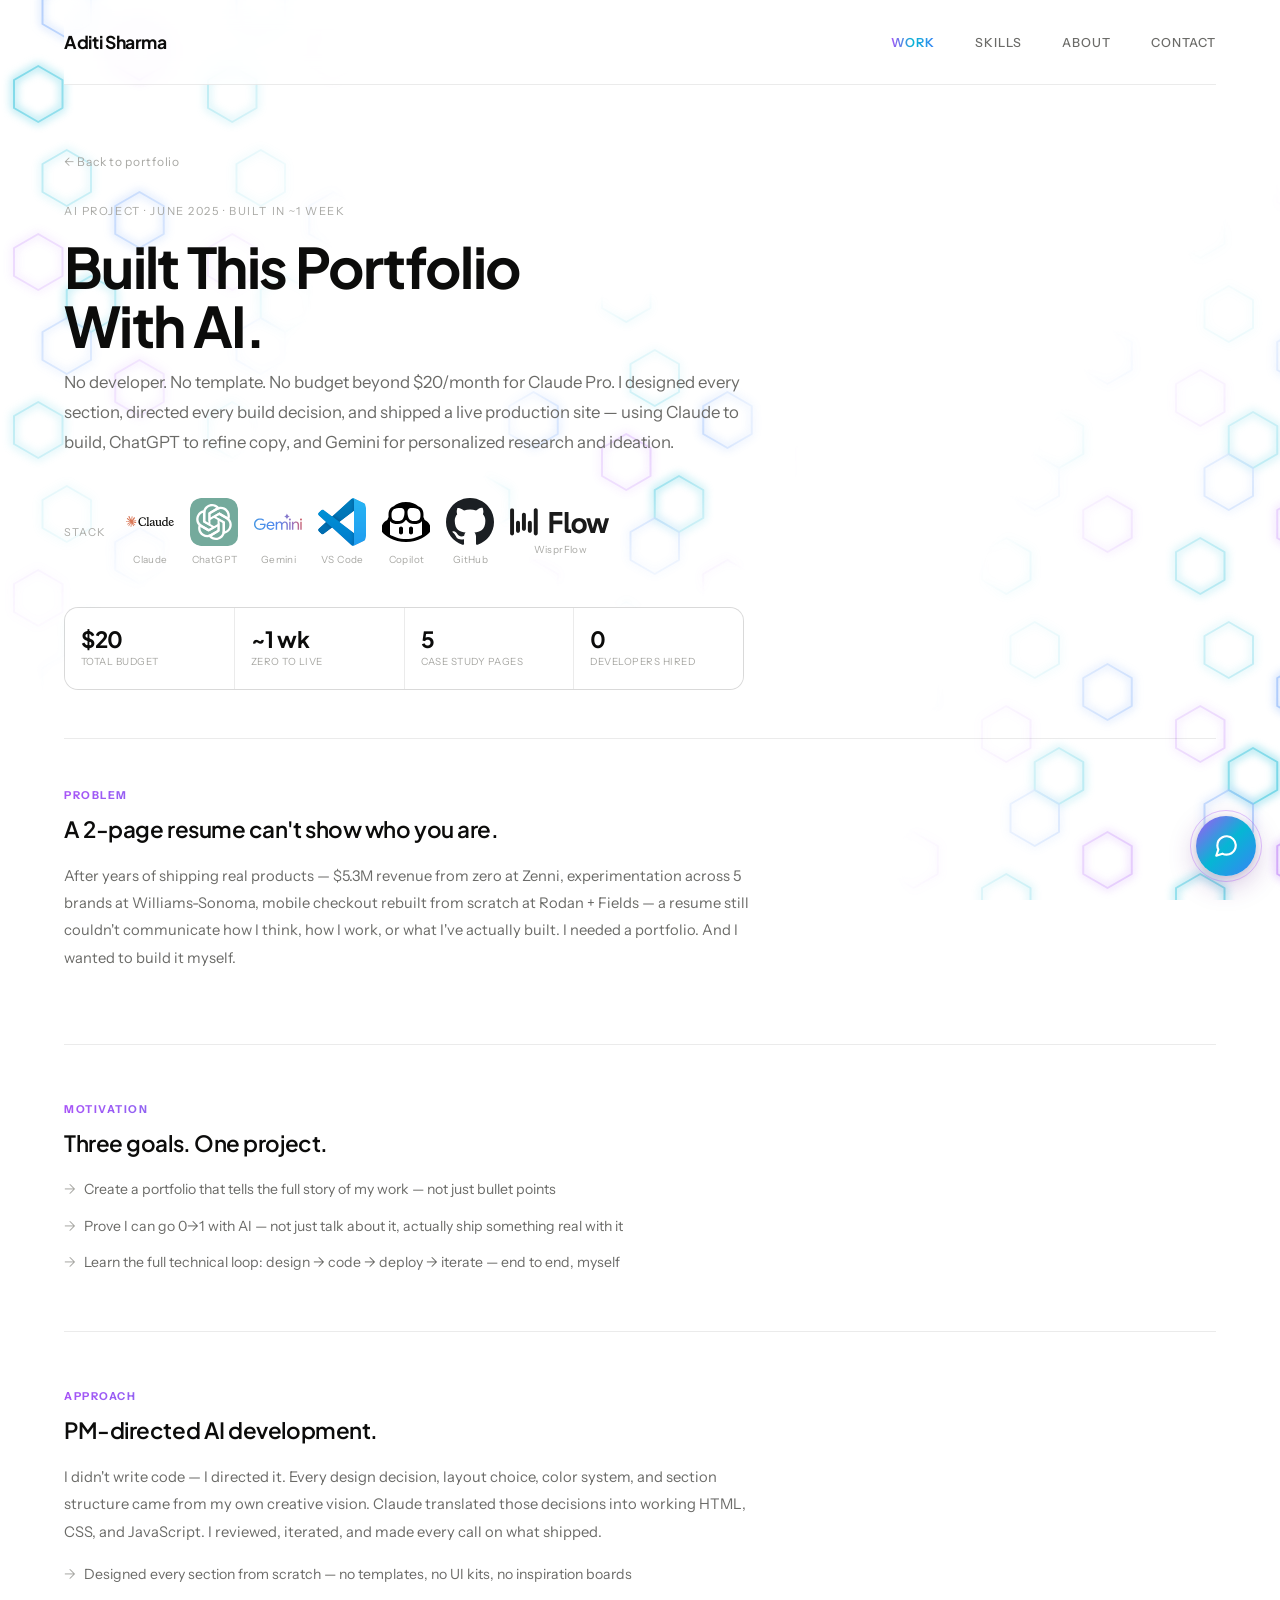
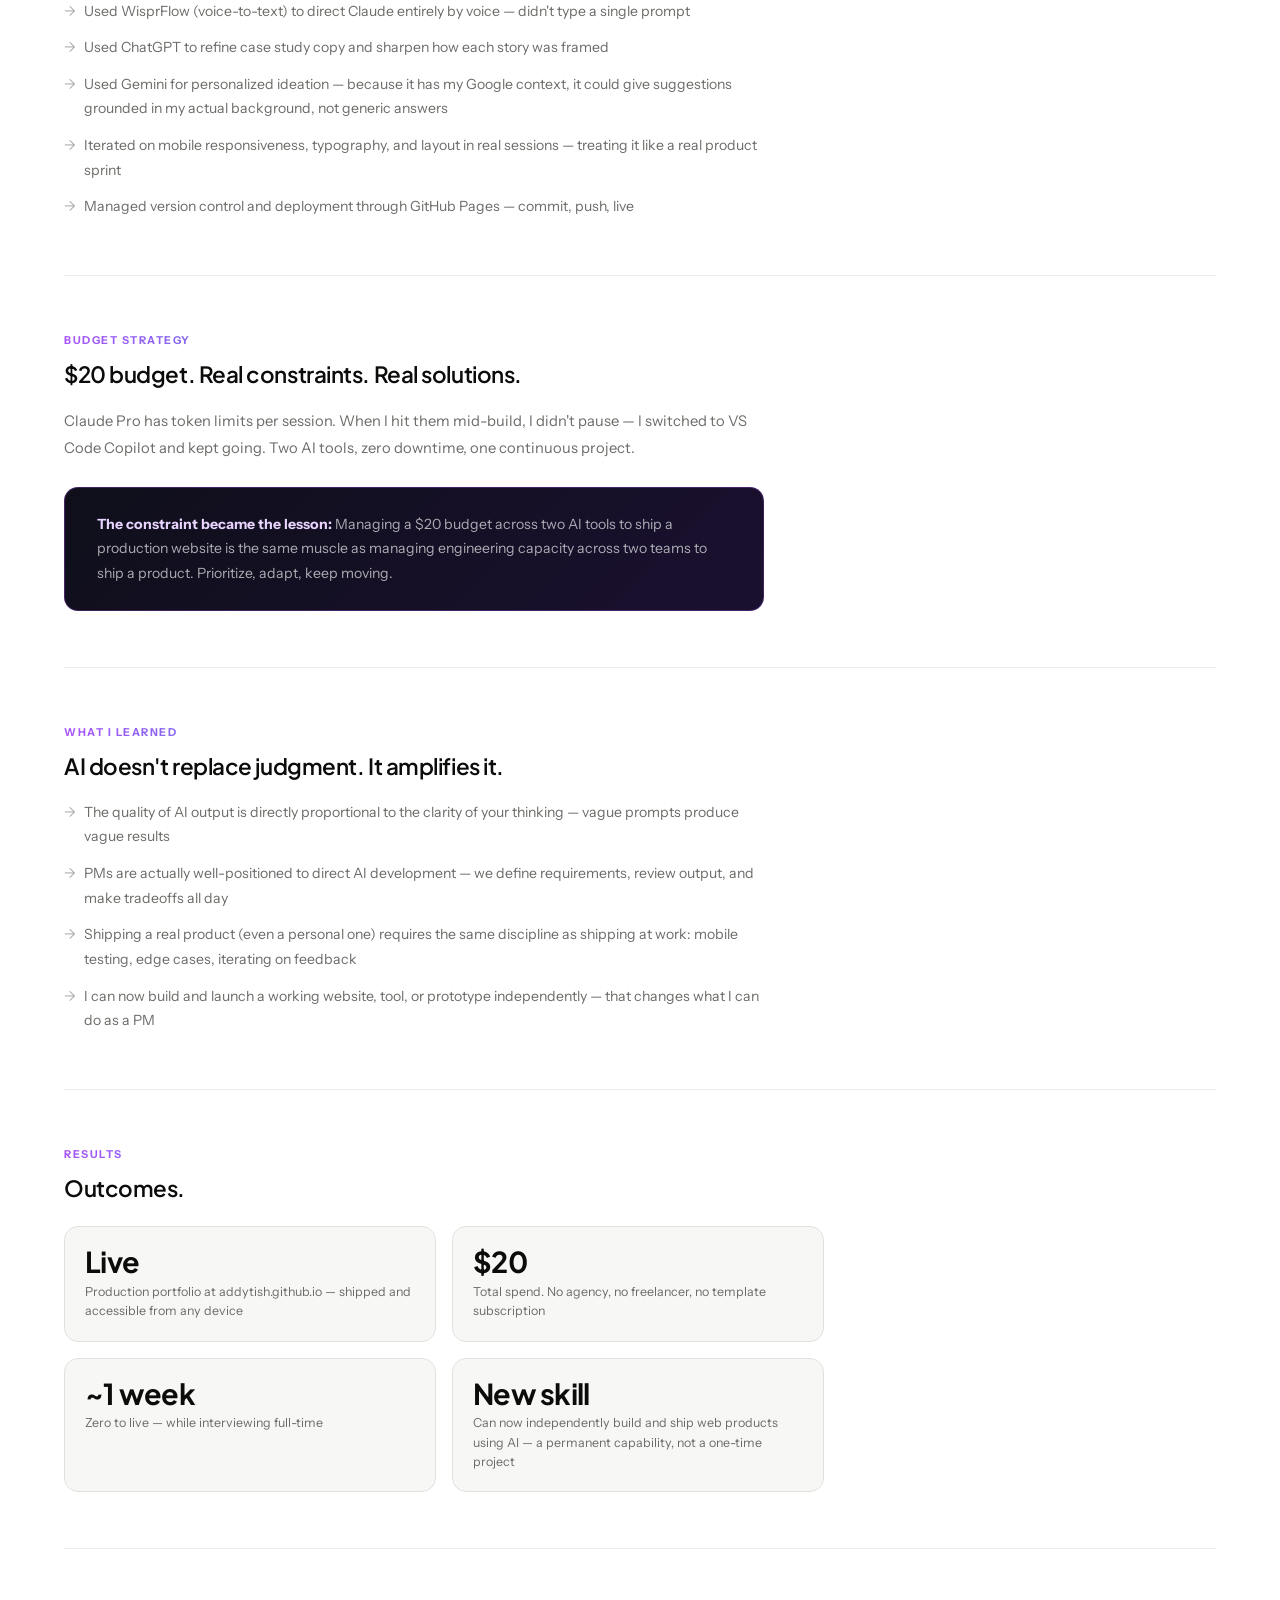
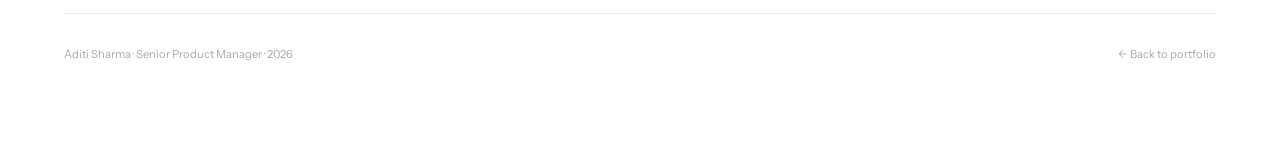
<file: ai-builder.html>
<!DOCTYPE html>
<html lang="en">
<head>
  <meta charset="UTF-8">
  <meta name="viewport" content="width=device-width, initial-scale=1.0">
  <title>Built with AI — Aditi Sharma</title>
  <link rel="preconnect" href="https://fonts.googleapis.com">
  <link rel="preconnect" href="https://fonts.gstatic.com" crossorigin>
  <link href="https://fonts.googleapis.com/css2?family=Plus+Jakarta+Sans:wght@300;400;500;600;700&family=Instrument+Sans:wght@300;400;500&display=swap" rel="stylesheet">
  <link rel="stylesheet" href="style.css">
  <link rel="stylesheet" href="chat-widget.css">
  <style>
    .cs-page{max-width:100%;margin:0 auto;padding:0 4rem 6rem}
    .cs-nav{display:flex;justify-content:space-between;align-items:center;padding:1.75rem 0;border-bottom:0.5px solid var(--line);margin-bottom:4rem;position:sticky;top:0;background:rgba(255,255,255,0.75);backdrop-filter:blur(12px);-webkit-backdrop-filter:blur(12px);z-index:10}
    .cs-nav-logo{font-family:var(--font-display);font-size:1.1rem;font-weight:700;letter-spacing:-0.02em;color:var(--black);text-decoration:none}
    .cs-nav-links{display:flex;gap:2.5rem;list-style:none}
    .cs-nav-links a{font-size:0.78rem;letter-spacing:0.08em;text-transform:uppercase;color:var(--gray-600);text-decoration:none;font-weight:500;transition:color 0.25s}
    .cs-nav-links a:hover,
    .cs-nav-links a.active{background:linear-gradient(90deg,#A855F7,#06B6D4,#3B82F6);-webkit-background-clip:text;-webkit-text-fill-color:transparent;background-clip:text;font-weight:600}
    .cs-back{font-size:0.75rem;color:var(--gray-400);letter-spacing:0.06em;text-decoration:none;display:inline-block;margin-bottom:2rem;transition:color 0.2s}
    .cs-back:hover{color:var(--black)}
    .cs-hero{padding-bottom:3rem;border-bottom:0.5px solid var(--line);margin-bottom:3rem}
    .cs-eyebrow{font-size:0.7rem;letter-spacing:0.14em;text-transform:uppercase;color:var(--gray-400);margin-bottom:1rem}
    .cs-title{font-family:var(--font-display);font-size:clamp(2rem,5vw,3.5rem);font-weight:700;letter-spacing:-0.03em;color:var(--black);line-height:1.05;margin-bottom:0.75rem}
    .cs-summary{font-size:1.05rem;color:var(--gray-600);line-height:1.8;max-width:680px;margin-bottom:2.5rem}
    .ai-stack{display:flex;align-items:center;gap:1rem;flex-wrap:wrap;margin-bottom:2.5rem}
    .ai-stack-label{font-size:0.68rem;letter-spacing:0.1em;text-transform:uppercase;color:var(--gray-400);margin-right:0.25rem}
    .ai-stack-logo{height:48px;width:48px;object-fit:contain;border-radius:10px}
    .ai-stack-logo--wordmark{height:28px;width:auto;max-width:130px;border-radius:0}
    .ai-stack-badge{height:48px;width:48px;display:flex;align-items:center;justify-content:center;border-radius:10px;font-size:0.65rem;font-weight:700;letter-spacing:0.02em;color:#fff}
    .ai-stack-item{display:flex;flex-direction:column;align-items:center;gap:6px}
    .ai-stack-item span{font-size:0.62rem;color:var(--gray-400);letter-spacing:0.04em;text-align:center}
    .cs-metrics{display:grid;grid-template-columns:repeat(4,1fr);gap:1px;background:var(--line);border:0.5px solid var(--line);border-radius:14px;overflow:hidden;max-width:680px}
    .cs-metric{background:var(--white);padding:1.25rem 1rem}
    .cs-metric-val{font-family:var(--font-display);font-size:1.4rem;font-weight:700;color:var(--black);letter-spacing:-0.02em;line-height:1;margin-bottom:4px}
    .cs-metric-label{font-size:0.62rem;color:var(--gray-400);text-transform:uppercase;letter-spacing:0.05em;line-height:1.4}
    .cs-section{margin-bottom:3.5rem;padding-bottom:3.5rem;border-bottom:0.5px solid var(--line)}
    .cs-section:last-of-type{border-bottom:none}
    .cs-section-num{font-size:0.68rem;letter-spacing:0.14em;text-transform:uppercase;background:linear-gradient(90deg,#A855F7,#06B6D4,#3B82F6);-webkit-background-clip:text;-webkit-text-fill-color:transparent;background-clip:text;font-weight:700;margin-bottom:0.75rem}
    .cs-section-title{font-family:var(--font-display);font-size:1.4rem;font-weight:600;letter-spacing:-0.02em;color:var(--black);margin-bottom:1.25rem;line-height:1.2}
    .cs-body{font-size:0.92rem;color:var(--gray-600);line-height:1.85;margin-bottom:1rem;max-width:700px}
    .cs-bullets{list-style:none;display:flex;flex-direction:column;gap:0.75rem;margin-top:1rem;max-width:700px}
    .cs-bullets li{font-size:0.88rem;color:var(--gray-600);line-height:1.75;padding-left:1.25rem;position:relative}
    .cs-bullets li::before{content:'→';position:absolute;left:0;color:var(--gray-400)}
    .cs-results{display:grid;grid-template-columns:1fr 1fr;gap:1rem;margin-top:1.5rem;max-width:760px}
    .cs-result{background:var(--off-white);border:0.5px solid var(--gray-200);border-radius:14px;padding:1.25rem}
    .cs-result-val{font-family:var(--font-display);font-size:1.8rem;font-weight:700;color:var(--black);letter-spacing:-0.02em;line-height:1;margin-bottom:6px}
    .cs-result-label{font-size:0.78rem;color:var(--gray-600);line-height:1.55}
    .cs-footer{margin-top:4rem;padding-top:2rem;border-top:0.5px solid var(--line);display:flex;justify-content:space-between;font-size:0.7rem;color:var(--gray-400);flex-wrap:wrap;gap:0.5rem}
    .budget-callout{background:linear-gradient(135deg,#0f0f1a,#1a1030);border:0.5px solid rgba(168,85,247,0.3);border-radius:14px;padding:1.5rem 2rem;max-width:700px;margin-top:1.5rem}
    .budget-callout p{font-size:0.88rem;color:rgba(255,255,255,0.65);line-height:1.75;margin:0}
    .budget-callout strong{color:#e9d5ff}

    @media (max-width: 960px) {
      .cs-page{padding:0 2.5rem 5rem}
      .cs-metrics{grid-template-columns:repeat(2,minmax(0,1fr))}
    }
    @media (max-width: 700px) {
      .cs-page{padding:0 1.25rem 4rem;overflow-x:hidden}
      .cs-nav{flex-wrap:wrap;gap:0.75rem;margin-bottom:2.5rem}
      .cs-nav-links{gap:1rem;flex-wrap:wrap}
      .cs-results{grid-template-columns:minmax(0,1fr)}
      .cs-metrics{grid-template-columns:repeat(2,minmax(0,1fr))}
    }
  </style>
</head>
<body>
<div class="bg-aurora"></div>
<div class="bg-aurora-cursor"></div>
<div class="cs-page">
  <nav class="cs-nav">
    <a href="index.html" class="cs-nav-logo">Aditi Sharma</a>
    <ul class="cs-nav-links">
      <li><a href="index.html#work" class="active">Work</a></li>
      <li><a href="index.html#skills">Skills</a></li>
      <li><a href="index.html#about">About</a></li>
      <li><a href="index.html#contact">Contact</a></li>
    </ul>
  </nav>

  <div class="cs-hero">
    <a href="index.html" class="cs-back">← Back to portfolio</a>
    <p class="cs-eyebrow">AI Project · June 2025 · Built in ~1 Week</p>
    <h1 class="cs-title">Built This Portfolio<br>With AI.</h1>
    <p class="cs-summary">No developer. No template. No budget beyond $20/month for Claude Pro. I designed every section, directed every build decision, and shipped a live production site — using Claude to build, ChatGPT to refine copy, and Gemini for personalized research and ideation.</p>

    <div class="ai-stack">
      <span class="ai-stack-label">Stack</span>
      <div class="ai-stack-item">
        <img src="logos/claude.svg" alt="Claude" class="ai-stack-logo">
        <span>Claude</span>
      </div>
      <div class="ai-stack-item">
        <img src="logos/chatgpt.svg" alt="ChatGPT" class="ai-stack-logo">
        <span>ChatGPT</span>
      </div>
      <div class="ai-stack-item">
        <img src="logos/gemini.svg" alt="Gemini" class="ai-stack-logo">
        <span>Gemini</span>
      </div>
      <div class="ai-stack-item">
        <img src="logos/vscode.svg" alt="VS Code" class="ai-stack-logo">
        <span>VS Code</span>
      </div>
      <div class="ai-stack-item">
        <img src="logos/copilot.svg" alt="GitHub Copilot" class="ai-stack-logo">
        <span>Copilot</span>
      </div>
      <div class="ai-stack-item">
        <img src="logos/github.svg" alt="GitHub" class="ai-stack-logo">
        <span>GitHub</span>
      </div>
      <div class="ai-stack-item">
        <img src="logos/wisprflow.svg" alt="WisprFlow" class="ai-stack-logo ai-stack-logo--wordmark">
        <span>WisprFlow</span>
      </div>
    </div>

    <div class="cs-metrics">
      <div class="cs-metric"><div class="cs-metric-val">$20</div><div class="cs-metric-label">Total budget</div></div>
      <div class="cs-metric"><div class="cs-metric-val">~1 wk</div><div class="cs-metric-label">Zero to live</div></div>
      <div class="cs-metric"><div class="cs-metric-val">5</div><div class="cs-metric-label">Case study pages</div></div>
      <div class="cs-metric"><div class="cs-metric-val">0</div><div class="cs-metric-label">Developers hired</div></div>
    </div>
  </div>

  <div class="cs-section">
    <p class="cs-section-num">Problem</p>
    <h2 class="cs-section-title">A 2-page resume can't show who you are.</h2>
    <p class="cs-body">After years of shipping real products — $5.3M revenue from zero at Zenni, experimentation across 5 brands at Williams-Sonoma, mobile checkout rebuilt from scratch at Rodan + Fields — a resume still couldn't communicate how I think, how I work, or what I've actually built. I needed a portfolio. And I wanted to build it myself.</p>
  </div>

  <div class="cs-section">
    <p class="cs-section-num">Motivation</p>
    <h2 class="cs-section-title">Three goals. One project.</h2>
    <ul class="cs-bullets">
      <li>Create a portfolio that tells the full story of my work — not just bullet points</li>
      <li>Prove I can go 0→1 with AI — not just talk about it, actually ship something real with it</li>
      <li>Learn the full technical loop: design → code → deploy → iterate — end to end, myself</li>
    </ul>
  </div>

  <div class="cs-section">
    <p class="cs-section-num">Approach</p>
    <h2 class="cs-section-title">PM-directed AI development.</h2>
    <p class="cs-body">I didn't write code — I directed it. Every design decision, layout choice, color system, and section structure came from my own creative vision. Claude translated those decisions into working HTML, CSS, and JavaScript. I reviewed, iterated, and made every call on what shipped.</p>
    <ul class="cs-bullets">
      <li>Designed every section from scratch — no templates, no UI kits, no inspiration boards</li>
      <li>Used WisprFlow (voice-to-text) to direct Claude entirely by voice — didn't type a single prompt</li>
      <li>Used ChatGPT to refine case study copy and sharpen how each story was framed</li>
      <li>Used Gemini for personalized ideation — because it has my Google context, it could give suggestions grounded in my actual background, not generic answers</li>
      <li>Iterated on mobile responsiveness, typography, and layout in real sessions — treating it like a real product sprint</li>
      <li>Managed version control and deployment through GitHub Pages — commit, push, live</li>
    </ul>
  </div>

  <div class="cs-section">
    <p class="cs-section-num">Budget Strategy</p>
    <h2 class="cs-section-title">$20 budget. Real constraints. Real solutions.</h2>
    <p class="cs-body">Claude Pro has token limits per session. When I hit them mid-build, I didn't pause — I switched to VS Code Copilot and kept going. Two AI tools, zero downtime, one continuous project.</p>
    <div class="budget-callout">
      <p><strong>The constraint became the lesson:</strong> Managing a $20 budget across two AI tools to ship a production website is the same muscle as managing engineering capacity across two teams to ship a product. Prioritize, adapt, keep moving.</p>
    </div>
  </div>

  <div class="cs-section">
    <p class="cs-section-num">What I Learned</p>
    <h2 class="cs-section-title">AI doesn't replace judgment. It amplifies it.</h2>
    <ul class="cs-bullets">
      <li>The quality of AI output is directly proportional to the clarity of your thinking — vague prompts produce vague results</li>
      <li>PMs are actually well-positioned to direct AI development — we define requirements, review output, and make tradeoffs all day</li>
      <li>Shipping a real product (even a personal one) requires the same discipline as shipping at work: mobile testing, edge cases, iterating on feedback</li>
      <li>I can now build and launch a working website, tool, or prototype independently — that changes what I can do as a PM</li>
    </ul>
  </div>

  <div class="cs-section">
    <p class="cs-section-num">Results</p>
    <h2 class="cs-section-title">Outcomes.</h2>
    <div class="cs-results">
      <div class="cs-result"><div class="cs-result-val">Live</div><div class="cs-result-label">Production portfolio at addytish.github.io — shipped and accessible from any device</div></div>
      <div class="cs-result"><div class="cs-result-val">$20</div><div class="cs-result-label">Total spend. No agency, no freelancer, no template subscription</div></div>
      <div class="cs-result"><div class="cs-result-val">~1 week</div><div class="cs-result-label">Zero to live — while interviewing full-time</div></div>
      <div class="cs-result"><div class="cs-result-val">New skill</div><div class="cs-result-label">Can now independently build and ship web products using AI — a permanent capability, not a one-time project</div></div>
    </div>
  </div>

  <div class="cs-footer">
    <span>Aditi Sharma · Senior Product Manager · 2026</span>
    <a href="index.html" style="color:var(--gray-400);text-decoration:none">← Back to portfolio</a>
  </div>
</div>
<script src="bg-aurora.js"></script>
<script src="chat-widget.js" defer></script>
</body>
</html>
</file>
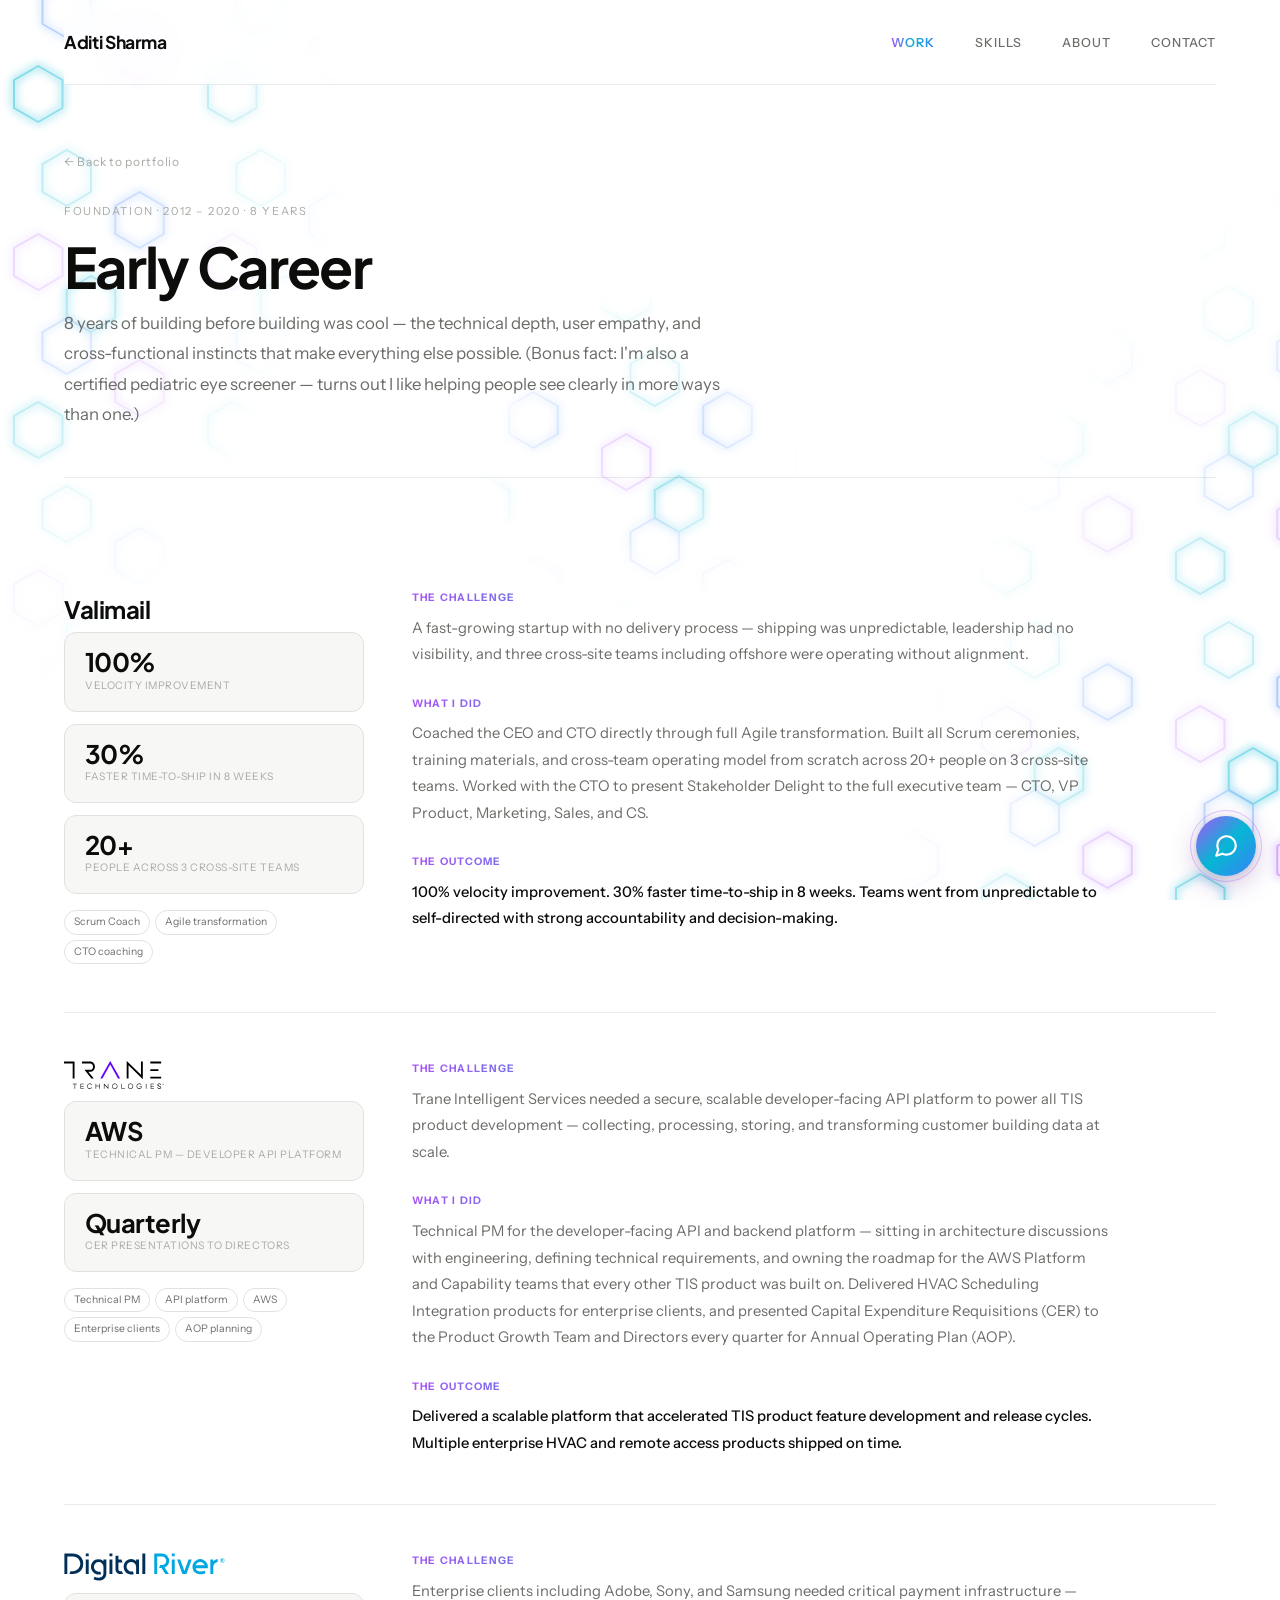
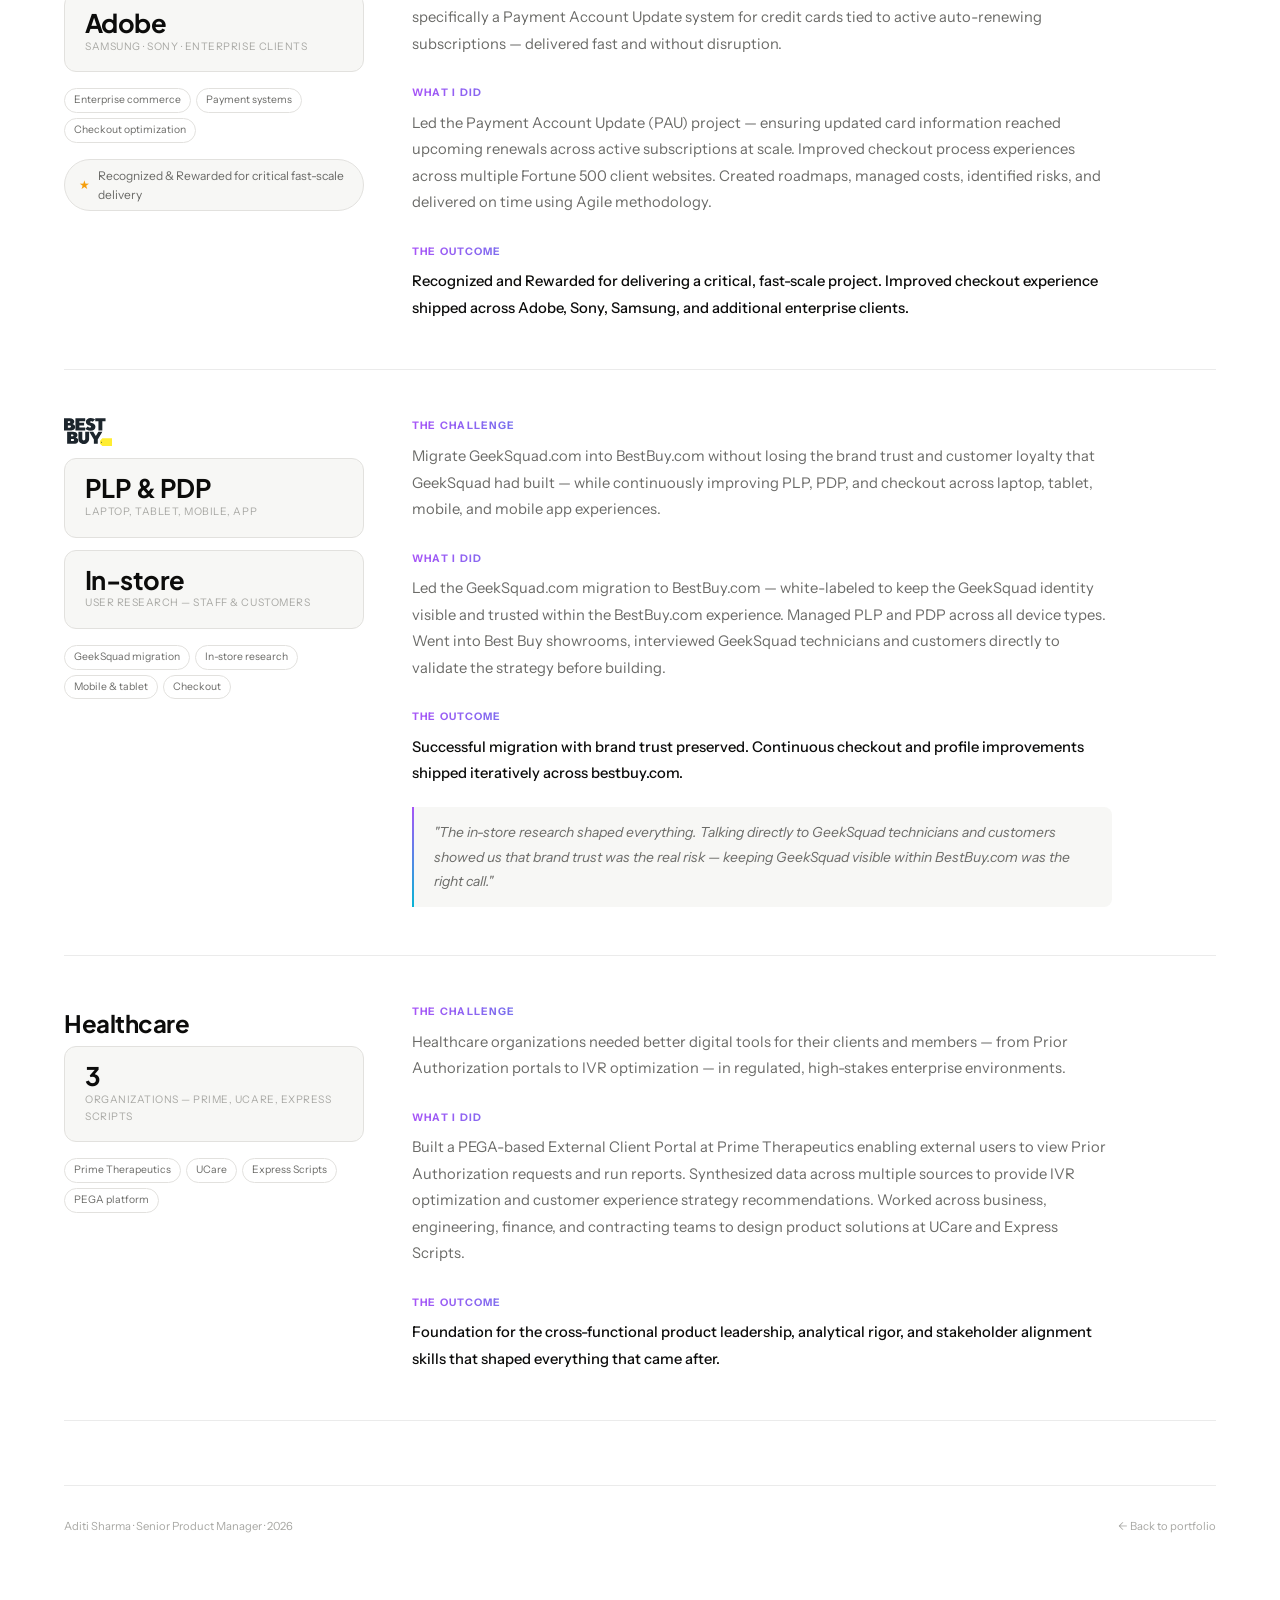
<file: early-career.html>
<!DOCTYPE html>
<html lang="en">
<head>
  <meta charset="UTF-8">
  <meta name="viewport" content="width=device-width, initial-scale=1.0">
  <title>Early Career — Aditi Sharma</title>
  <link rel="preconnect" href="https://fonts.googleapis.com">
  <link rel="preconnect" href="https://fonts.gstatic.com" crossorigin>
  <link href="https://fonts.googleapis.com/css2?family=Plus+Jakarta+Sans:wght@300;400;500;600;700&family=Instrument+Sans:wght@300;400;500&display=swap" rel="stylesheet">
  <link rel="stylesheet" href="style.css">
  <link rel="stylesheet" href="chat-widget.css">
  <style>
    .cs-page{max-width:100%;margin:0 auto;padding:0 4rem 6rem}
    .cs-nav{display:flex;justify-content:space-between;align-items:center;padding:1.75rem 0;border-bottom:0.5px solid var(--line);margin-bottom:4rem;position:sticky;top:0;background:rgba(255,255,255,0.75);backdrop-filter:blur(12px);-webkit-backdrop-filter:blur(12px);z-index:10}
    .cs-nav-logo{font-family:var(--font-display);font-size:1.1rem;font-weight:700;letter-spacing:-0.02em;color:var(--black);text-decoration:none}
    .cs-nav-links{display:flex;gap:2.5rem;list-style:none}
    .cs-nav-links a{font-size:0.78rem;letter-spacing:0.08em;text-transform:uppercase;color:var(--gray-600);text-decoration:none;font-weight:500}
    .cs-nav-links a:hover,
    .cs-nav-links a.active{background:linear-gradient(90deg,#A855F7,#06B6D4,#3B82F6);-webkit-background-clip:text;-webkit-text-fill-color:transparent;background-clip:text;font-weight:600;text-decoration:none}
    .cs-back{font-size:0.75rem;color:var(--gray-400);letter-spacing:0.06em;text-decoration:none;display:inline-block;margin-bottom:2rem;transition:color 0.2s}
    .cs-back:hover{color:var(--black)}
    .cs-hero{padding-bottom:3rem;border-bottom:0.5px solid var(--line);margin-bottom:4rem}
    .cs-eyebrow{font-size:0.7rem;letter-spacing:0.14em;text-transform:uppercase;color:var(--gray-400);margin-bottom:1rem}
    .cs-title{font-family:var(--font-display);font-size:clamp(2rem,5vw,3.5rem);font-weight:700;letter-spacing:-0.03em;color:var(--black);line-height:1.05;margin-bottom:0.75rem}
    .cs-summary{font-size:1.05rem;color:var(--gray-600);line-height:1.8;max-width:680px}

    /* COMPANY CARD */
    .company-card{display:grid;grid-template-columns:300px 1fr;gap:3rem;padding:3rem 0;border-bottom:0.5px solid var(--line);align-items:start}
    .company-card:last-of-type{border-bottom:none}
    .company-left{}
    .company-name{font-family:var(--font-display);font-size:1.5rem;font-weight:700;letter-spacing:-0.02em;color:var(--black);margin-bottom:0.25rem}
    .company-period{font-size:0.72rem;color:var(--gray-400);letter-spacing:0.06em;text-transform:uppercase;margin-bottom:1.5rem}
    .company-metric{background:var(--off-white);border:0.5px solid var(--gray-200);border-radius:12px;padding:1rem 1.25rem;margin-bottom:0.75rem}
    .company-metric-val{font-family:var(--font-display);font-size:1.6rem;font-weight:700;color:var(--black);letter-spacing:-0.02em;line-height:1;margin-bottom:3px}
    .company-metric-label{font-size:0.65rem;color:var(--gray-400);text-transform:uppercase;letter-spacing:0.05em}
    .company-tags{display:flex;flex-wrap:wrap;gap:5px;margin-top:1rem}
    .company-tag{font-size:0.65rem;padding:3px 9px;border:0.5px solid var(--gray-200);border-radius:100px;color:var(--gray-600)}
    .company-right{max-width:700px}
    .challenge-label{font-size:0.65rem;letter-spacing:0.12em;text-transform:uppercase;background:linear-gradient(90deg,#A855F7,#06B6D4,#3B82F6);-webkit-background-clip:text;-webkit-text-fill-color:transparent;background-clip:text;font-weight:700;margin-bottom:0.5rem}
    .challenge-text{font-size:0.92rem;color:var(--gray-600);line-height:1.8;margin-bottom:1.75rem}
    .did-label{font-size:0.65rem;letter-spacing:0.12em;text-transform:uppercase;background:linear-gradient(90deg,#A855F7,#06B6D4,#3B82F6);-webkit-background-clip:text;-webkit-text-fill-color:transparent;background-clip:text;font-weight:700;margin-bottom:0.5rem}
    .did-text{font-size:0.92rem;color:var(--gray-600);line-height:1.8;margin-bottom:1.75rem}
    .outcome-label{font-size:0.65rem;letter-spacing:0.12em;text-transform:uppercase;background:linear-gradient(90deg,#A855F7,#06B6D4,#3B82F6);-webkit-background-clip:text;-webkit-text-fill-color:transparent;background-clip:text;font-weight:700;margin-bottom:0.5rem}
    .outcome-text{font-size:0.92rem;color:var(--black);font-weight:500;line-height:1.8}
    .highlight-quote{border-left:2px solid;border-image:linear-gradient(180deg,#A855F7,#06B6D4) 1;padding:0.85rem 1.25rem;margin-top:1.25rem;background:var(--off-white);border-radius:0 8px 8px 0}
    .highlight-quote p{font-size:0.87rem;color:var(--gray-600);line-height:1.75;font-style:italic}
    .award-badge{display:inline-flex;align-items:center;gap:0.5rem;background:var(--off-white);border:0.5px solid var(--gray-200);border-radius:100px;padding:6px 14px;font-size:0.75rem;color:var(--gray-600);margin-top:1rem}
    .award-badge::before{content:'★';color:#F59E0B}

    .cs-footer{margin-top:4rem;padding-top:2rem;border-top:0.5px solid var(--line);display:flex;justify-content:space-between;font-size:0.7rem;color:var(--gray-400);flex-wrap:wrap;gap:0.5rem}

    @media (max-width: 960px) {
      .cs-page{padding:0 2.5rem 5rem}
      .company-card{grid-template-columns:minmax(0,1fr);gap:1.5rem}
    }
    @media (max-width: 700px) {
      .cs-page{padding:0 1.25rem 4rem;overflow-x:hidden}
      .cs-nav{flex-wrap:wrap;gap:0.75rem;margin-bottom:2.5rem}
      .cs-nav-links{gap:1rem;flex-wrap:wrap}
    }
  </style>
</head>
<body>
<div class="bg-aurora"></div>
<div class="bg-aurora-cursor"></div>
<div class="cs-page">

  <nav class="cs-nav">
    <a href="index.html" class="cs-nav-logo">Aditi Sharma</a>
    <ul class="cs-nav-links">
      <li><a href="index.html#work" class="active">Work</a></li>
      <li><a href="index.html#skills">Skills</a></li>
      <li><a href="index.html#about">About</a></li>
      <li><a href="index.html#contact">Contact</a></li>
    </ul>
  </nav>

  <div class="cs-hero">
    <a href="index.html" class="cs-back">← Back to portfolio</a>
    <p class="cs-eyebrow">Foundation · 2012 – 2020 · 8 Years</p>
    <h1 class="cs-title">Early Career</h1>
    <p class="cs-summary">8 years of building before building was cool — the technical depth, user empathy, and cross-functional instincts that make everything else possible. (Bonus fact: I'm also a certified pediatric eye screener — turns out I like helping people see clearly in more ways than one.)</p>
  </div>

  <!-- VALIMAIL -->
  <div class="company-card">
    <div class="company-left">
      <div class="company-name">Valimail</div>
      <div class="company-metric">
        <div class="company-metric-val">100%</div>
        <div class="company-metric-label">Velocity improvement</div>
      </div>
      <div class="company-metric">
        <div class="company-metric-val">30%</div>
        <div class="company-metric-label">Faster time-to-ship in 8 weeks</div>
      </div>
      <div class="company-metric">
        <div class="company-metric-val">20+</div>
        <div class="company-metric-label">People across 3 cross-site teams</div>
      </div>
      <div class="company-tags">
        <span class="company-tag">Scrum Coach</span>
        <span class="company-tag">Agile transformation</span>
        <span class="company-tag">CTO coaching</span>
      </div>
    </div>
    <div class="company-right">
      <div class="challenge-label">The challenge</div>
      <p class="challenge-text">A fast-growing startup with no delivery process — shipping was unpredictable, leadership had no visibility, and three cross-site teams including offshore were operating without alignment.</p>
      <div class="did-label">What I did</div>
      <p class="did-text">Coached the CEO and CTO directly through full Agile transformation. Built all Scrum ceremonies, training materials, and cross-team operating model from scratch across 20+ people on 3 cross-site teams. Worked with the CTO to present Stakeholder Delight to the full executive team — CTO, VP Product, Marketing, Sales, and CS.</p>
      <div class="outcome-label">The outcome</div>
      <p class="outcome-text">100% velocity improvement. 30% faster time-to-ship in 8 weeks. Teams went from unpredictable to self-directed with strong accountability and decision-making.</p>
    </div>
  </div>

  <!-- TRANE -->
  <div class="company-card">
    <div class="company-left">
      <img src="logos/trane.svg" alt="Trane Technologies logo" class="company-logo">
      <div class="company-metric">
        <div class="company-metric-val">AWS</div>
        <div class="company-metric-label">Technical PM — developer API platform</div>
      </div>
      <div class="company-metric">
        <div class="company-metric-val">Quarterly</div>
        <div class="company-metric-label">CER presentations to Directors</div>
      </div>
      <div class="company-tags">
        <span class="company-tag">Technical PM</span>
        <span class="company-tag">API platform</span>
        <span class="company-tag">AWS</span>
        <span class="company-tag">Enterprise clients</span>
        <span class="company-tag">AOP planning</span>
      </div>
    </div>
    <div class="company-right">
      <div class="challenge-label">The challenge</div>
      <p class="challenge-text">Trane Intelligent Services needed a secure, scalable developer-facing API platform to power all TIS product development — collecting, processing, storing, and transforming customer building data at scale.</p>
      <div class="did-label">What I did</div>
      <p class="did-text">Technical PM for the developer-facing API and backend platform — sitting in architecture discussions with engineering, defining technical requirements, and owning the roadmap for the AWS Platform and Capability teams that every other TIS product was built on. Delivered HVAC Scheduling Integration products for enterprise clients, and presented Capital Expenditure Requisitions (CER) to the Product Growth Team and Directors every quarter for Annual Operating Plan (AOP).</p>
      <div class="outcome-label">The outcome</div>
      <p class="outcome-text">Delivered a scalable platform that accelerated TIS product feature development and release cycles. Multiple enterprise HVAC and remote access products shipped on time.</p>
    </div>
  </div>

  <!-- DIGITAL RIVER -->
  <div class="company-card">
    <div class="company-left">
      <img src="logos/digital-river.svg" alt="Digital River logo" class="company-logo">
      <div class="company-metric">
        <div class="company-metric-val">Adobe</div>
        <div class="company-metric-label">Samsung · Sony · enterprise clients</div>
      </div>
      <div class="company-tags">
        <span class="company-tag">Enterprise commerce</span>
        <span class="company-tag">Payment systems</span>
        <span class="company-tag">Checkout optimization</span>
      </div>
      <div class="award-badge">Recognized & Rewarded for critical fast-scale delivery</div>
    </div>
    <div class="company-right">
      <div class="challenge-label">The challenge</div>
      <p class="challenge-text">Enterprise clients including Adobe, Sony, and Samsung needed critical payment infrastructure — specifically a Payment Account Update system for credit cards tied to active auto-renewing subscriptions — delivered fast and without disruption.</p>
      <div class="did-label">What I did</div>
      <p class="did-text">Led the Payment Account Update (PAU) project — ensuring updated card information reached upcoming renewals across active subscriptions at scale. Improved checkout process experiences across multiple Fortune 500 client websites. Created roadmaps, managed costs, identified risks, and delivered on time using Agile methodology.</p>
      <div class="outcome-label">The outcome</div>
      <p class="outcome-text">Recognized and Rewarded for delivering a critical, fast-scale project. Improved checkout experience shipped across Adobe, Sony, Samsung, and additional enterprise clients.</p>
    </div>
  </div>

  <!-- BEST BUY -->
  <div class="company-card">
    <div class="company-left">
      <img src="logos/best-buy.svg" alt="Best Buy logo" class="company-logo">
      <div class="company-metric">
        <div class="company-metric-val">PLP & PDP</div>
        <div class="company-metric-label">Laptop, tablet, mobile, app</div>
      </div>
      <div class="company-metric">
        <div class="company-metric-val">In-store</div>
        <div class="company-metric-label">User research — staff & customers</div>
      </div>
      <div class="company-tags">
        <span class="company-tag">GeekSquad migration</span>
        <span class="company-tag">In-store research</span>
        <span class="company-tag">Mobile & tablet</span>
        <span class="company-tag">Checkout</span>
      </div>
    </div>
    <div class="company-right">
      <div class="challenge-label">The challenge</div>
      <p class="challenge-text">Migrate GeekSquad.com into BestBuy.com without losing the brand trust and customer loyalty that GeekSquad had built — while continuously improving PLP, PDP, and checkout across laptop, tablet, mobile, and mobile app experiences.</p>
      <div class="did-label">What I did</div>
      <p class="did-text">Led the GeekSquad.com migration to BestBuy.com — white-labeled to keep the GeekSquad identity visible and trusted within the BestBuy.com experience. Managed PLP and PDP across all device types. Went into Best Buy showrooms, interviewed GeekSquad technicians and customers directly to validate the strategy before building.</p>
      <div class="outcome-label">The outcome</div>
      <p class="outcome-text">Successful migration with brand trust preserved. Continuous checkout and profile improvements shipped iteratively across bestbuy.com.</p>
      <div class="highlight-quote">
        <p>"The in-store research shaped everything. Talking directly to GeekSquad technicians and customers showed us that brand trust was the real risk — keeping GeekSquad visible within BestBuy.com was the right call."</p>
      </div>
    </div>
  </div>

  <!-- HEALTHCARE -->
  <div class="company-card">
    <div class="company-left">
      <div class="company-name">Healthcare</div>
      <div class="company-metric">
        <div class="company-metric-val">3</div>
        <div class="company-metric-label">Organizations — Prime, UCare, Express Scripts</div>
      </div>
      <div class="company-tags">
        <span class="company-tag">Prime Therapeutics</span>
        <span class="company-tag">UCare</span>
        <span class="company-tag">Express Scripts</span>
        <span class="company-tag">PEGA platform</span>
      </div>
    </div>
    <div class="company-right">
      <div class="challenge-label">The challenge</div>
      <p class="challenge-text">Healthcare organizations needed better digital tools for their clients and members — from Prior Authorization portals to IVR optimization — in regulated, high-stakes enterprise environments.</p>
      <div class="did-label">What I did</div>
      <p class="did-text">Built a PEGA-based External Client Portal at Prime Therapeutics enabling external users to view Prior Authorization requests and run reports. Synthesized data across multiple sources to provide IVR optimization and customer experience strategy recommendations. Worked across business, engineering, finance, and contracting teams to design product solutions at UCare and Express Scripts.</p>
      <div class="outcome-label">The outcome</div>
      <p class="outcome-text">Foundation for the cross-functional product leadership, analytical rigor, and stakeholder alignment skills that shaped everything that came after.</p>
    </div>
  </div>

  <div class="cs-footer">
    <span>Aditi Sharma · Senior Product Manager · 2026</span>
    <a href="index.html" style="color:var(--gray-400);text-decoration:none">← Back to portfolio</a>
  </div>

</div>
<script src="bg-aurora.js"></script>
<script src="chat-widget.js" defer></script>
</body>
</html>
</file>
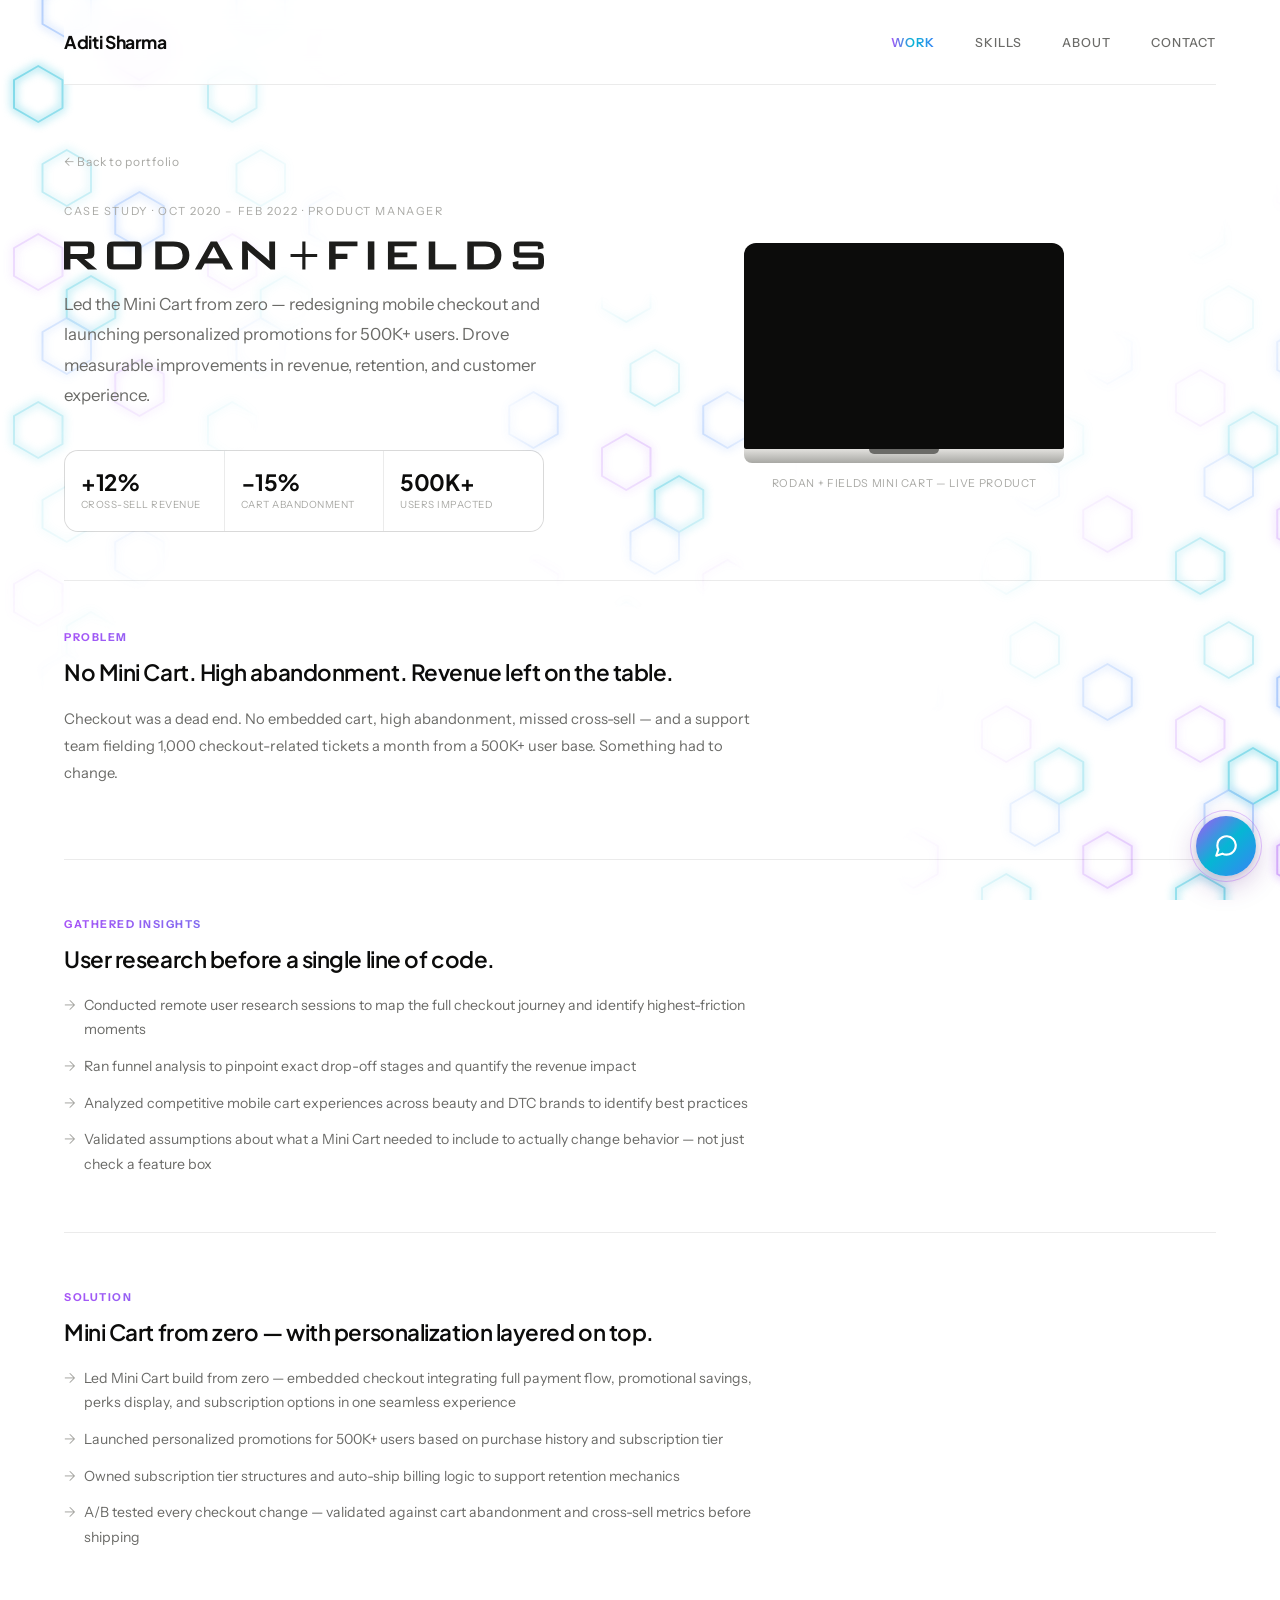
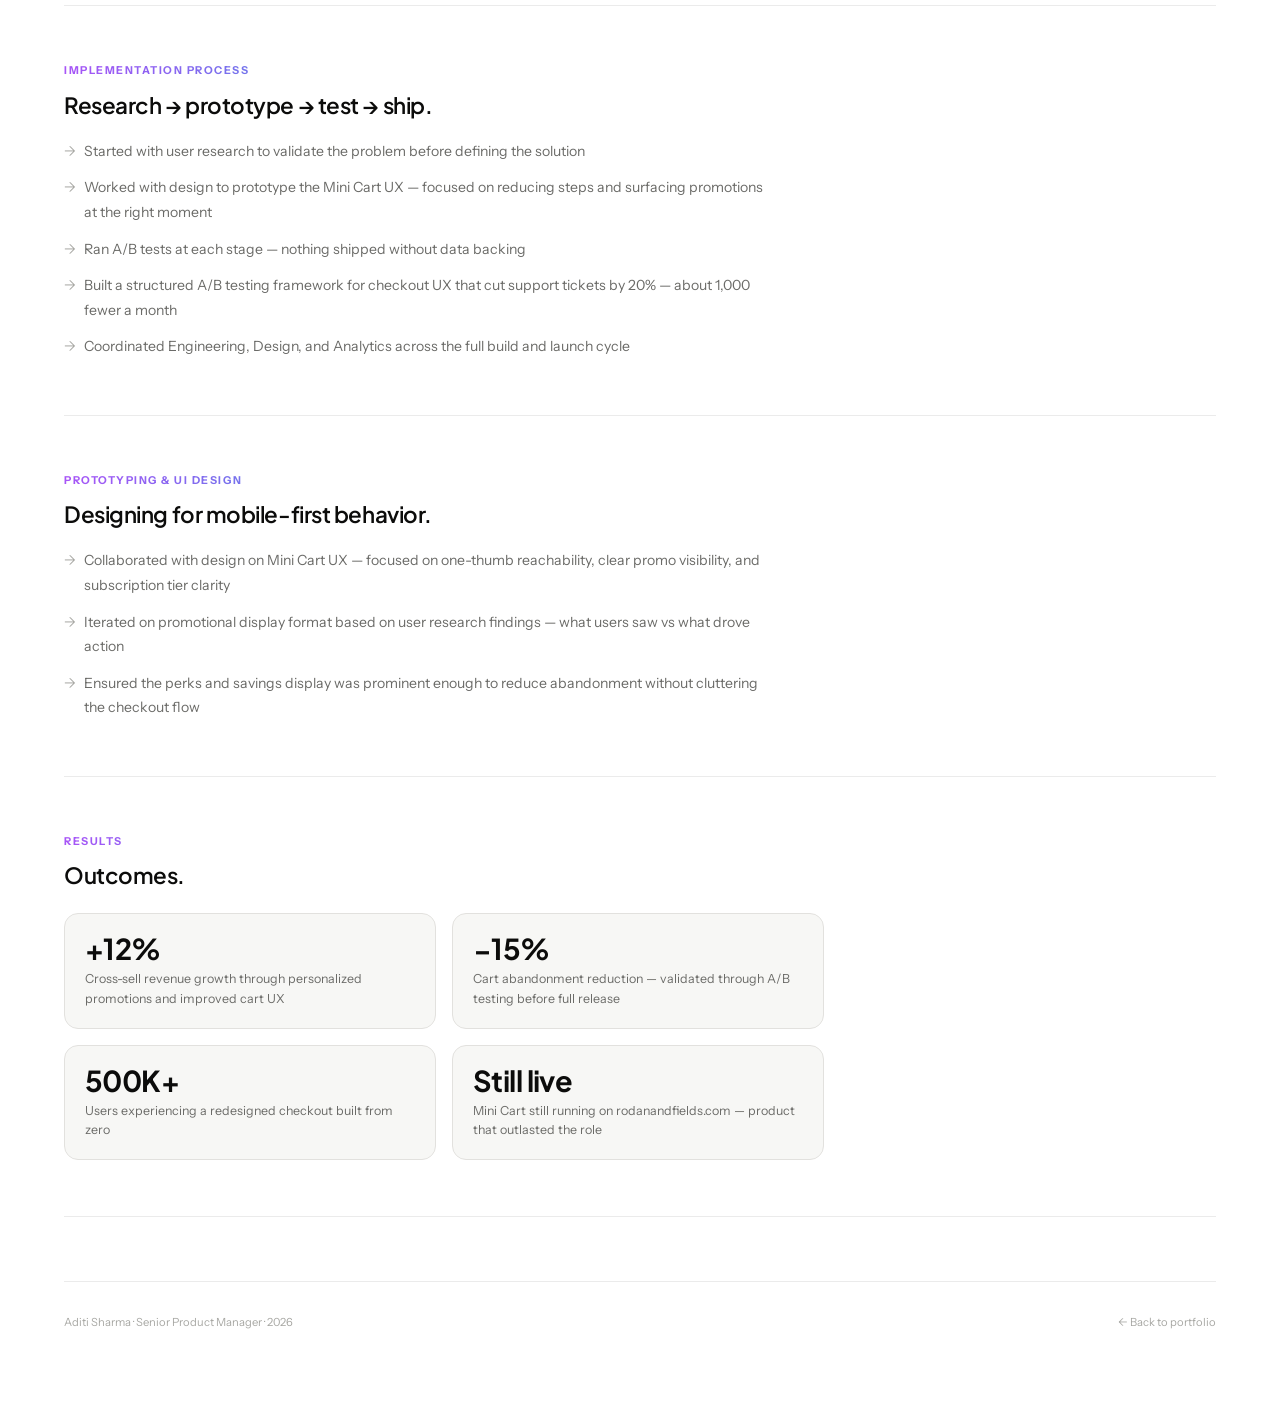
<file: rodan-fields.html>
<!DOCTYPE html>
<html lang="en">
<head>
  <meta charset="UTF-8">
  <meta name="viewport" content="width=device-width, initial-scale=1.0">
  <title>Rodan + Fields — Aditi Sharma</title>
  <link rel="preconnect" href="https://fonts.googleapis.com">
  <link rel="preconnect" href="https://fonts.gstatic.com" crossorigin>
  <link href="https://fonts.googleapis.com/css2?family=Plus+Jakarta+Sans:wght@300;400;500;600;700&family=Instrument+Sans:wght@300;400;500&display=swap" rel="stylesheet">
  <link rel="stylesheet" href="style.css">
  <link rel="stylesheet" href="chat-widget.css">
  <style>
    .cs-page{max-width:100%;margin:0 auto;padding:0 4rem 6rem}
    .cs-nav{display:flex;justify-content:space-between;align-items:center;padding:1.75rem 0;border-bottom:0.5px solid var(--line);margin-bottom:4rem;position:sticky;top:0;background:rgba(255,255,255,0.75);backdrop-filter:blur(12px);-webkit-backdrop-filter:blur(12px);z-index:10}
    .cs-nav-logo{font-family:var(--font-display);font-size:1.1rem;font-weight:700;letter-spacing:-0.02em;color:var(--black);text-decoration:none}
    .cs-nav-links{display:flex;gap:2.5rem;list-style:none}
    .cs-nav-links a{font-size:0.78rem;letter-spacing:0.08em;text-transform:uppercase;color:var(--gray-600);text-decoration:none;font-weight:500;transition:color 0.25s}
    .cs-nav-links a:hover,
    .cs-nav-links a.active{background:linear-gradient(90deg,#A855F7,#06B6D4,#3B82F6);-webkit-background-clip:text;-webkit-text-fill-color:transparent;background-clip:text;font-weight:600;text-decoration:none}
    .cs-back{font-size:0.75rem;color:var(--gray-400);letter-spacing:0.06em;text-decoration:none;display:inline-block;margin-bottom:2rem;transition:color 0.2s}
    .cs-back:hover{color:var(--black)}
    .cs-hero{padding-bottom:3rem;border-bottom:0.5px solid var(--line);margin-bottom:3rem}
    .cs-hero .cs-hero-grid{grid-template-columns:1fr 1.3fr}
    .cs-eyebrow{font-size:0.7rem;letter-spacing:0.14em;text-transform:uppercase;color:var(--gray-400);margin-bottom:1rem}
    .cs-company{font-family:var(--font-display);font-size:clamp(2rem,5vw,3.5rem);font-weight:700;letter-spacing:-0.03em;color:var(--black);line-height:1.05;margin-bottom:0.75rem}
    .cs-summary{font-size:1.05rem;color:var(--gray-600);line-height:1.8;max-width:680px;margin-bottom:2.5rem}
    .cs-metrics{display:grid;grid-template-columns:repeat(3,1fr);gap:1px;background:var(--line);border:0.5px solid var(--line);border-radius:14px;overflow:hidden;max-width:680px}
    .cs-metric{background:var(--white);padding:1.25rem 1rem}
    .cs-metric-val{font-family:var(--font-display);font-size:1.4rem;font-weight:700;color:var(--black);letter-spacing:-0.02em;line-height:1;margin-bottom:4px}
    .cs-metric-label{font-size:0.62rem;color:var(--gray-400);text-transform:uppercase;letter-spacing:0.05em;line-height:1.4}
    .cs-section{margin-bottom:3.5rem;padding-bottom:3.5rem;border-bottom:0.5px solid var(--line)}
    .cs-section:last-of-type{border-bottom:none}
    .cs-section-num{font-size:0.68rem;letter-spacing:0.14em;text-transform:uppercase;background:linear-gradient(90deg,#A855F7,#06B6D4,#3B82F6);-webkit-background-clip:text;-webkit-text-fill-color:transparent;background-clip:text;font-weight:700;margin-bottom:0.75rem}
    .cs-section-title{font-family:var(--font-display);font-size:1.4rem;font-weight:600;letter-spacing:-0.02em;color:var(--black);margin-bottom:1.25rem;line-height:1.2}
    .cs-body{font-size:0.92rem;color:var(--gray-600);line-height:1.85;margin-bottom:1rem;max-width:700px}
    .cs-bullets{list-style:none;display:flex;flex-direction:column;gap:0.75rem;margin-top:1rem;max-width:700px}
    .cs-bullets li{font-size:0.88rem;color:var(--gray-600);line-height:1.75;padding-left:1.25rem;position:relative}
    .cs-bullets li::before{content:'→';position:absolute;left:0;color:var(--gray-400)}
    .cs-results{display:grid;grid-template-columns:1fr 1fr;gap:1rem;margin-top:1.5rem;max-width:760px}
    .cs-result{background:var(--off-white);border:0.5px solid var(--gray-200);border-radius:14px;padding:1.25rem}
    .cs-result-val{font-family:var(--font-display);font-size:1.8rem;font-weight:700;color:var(--black);letter-spacing:-0.02em;line-height:1;margin-bottom:6px}
    .cs-result-label{font-size:0.78rem;color:var(--gray-600);line-height:1.55}
    .cs-video-label{font-size:0.68rem;color:var(--gray-400);text-transform:uppercase;letter-spacing:0.06em;margin-top:0.75rem;text-align:center}
    .cs-tags{display:flex;flex-wrap:wrap;gap:6px;margin-top:1.25rem}
    .cs-tag{font-size:0.68rem;padding:3px 10px;border:0.5px solid var(--gray-200);border-radius:100px;color:var(--gray-600)}
    .cs-footer{margin-top:4rem;padding-top:2rem;border-top:0.5px solid var(--line);display:flex;justify-content:space-between;font-size:0.7rem;color:var(--gray-400);flex-wrap:wrap;gap:0.5rem}

    @media (max-width: 960px) {
      .cs-page{padding:0 2.5rem 5rem}
      .cs-hero .cs-hero-grid{grid-template-columns:minmax(0,1fr)}
      .cs-hero-demo{order:-1}
      .cs-metrics{grid-template-columns:repeat(2,minmax(0,1fr))}
    }
    @media (max-width: 700px) {
      .cs-page{padding:0 1.25rem 4rem;overflow-x:hidden}
      .cs-nav{flex-wrap:wrap;gap:0.75rem;margin-bottom:2.5rem}
      .cs-nav-links{gap:1rem;flex-wrap:wrap}
      .cs-results{grid-template-columns:minmax(0,1fr)}
    }
  </style>
</head>
<body>
<div class="bg-aurora"></div>
<div class="bg-aurora-cursor"></div>
<div class="cs-page">
  <nav class="cs-nav">
    <a href="index.html" class="cs-nav-logo">Aditi Sharma</a>
    <ul class="cs-nav-links">
      <li><a href="index.html#work" class="active">Work</a></li>
      <li><a href="index.html#skills">Skills</a></li>
      <li><a href="index.html#about">About</a></li>
      <li><a href="index.html#contact">Contact</a></li>
    </ul>
  </nav>

  <div class="cs-hero">
    <a href="index.html" class="cs-back">← Back to portfolio</a>
    <div class="cs-hero-grid">
      <div class="cs-hero-text">
        <p class="cs-eyebrow">Case Study · Oct 2020 – Feb 2022 · Product Manager</p>
        <img src="logos/rodan-fields.svg" alt="Rodan + Fields logo" class="cs-logo">
        <p class="cs-summary">Led the Mini Cart from zero — redesigning mobile checkout and launching personalized promotions for 500K+ users. Drove measurable improvements in revenue, retention, and customer experience.</p>
        <div class="cs-metrics">
          <div class="cs-metric"><div class="cs-metric-val">+12%</div><div class="cs-metric-label">Cross-sell revenue</div></div>
          <div class="cs-metric"><div class="cs-metric-val">−15%</div><div class="cs-metric-label">Cart abandonment</div></div>
          <div class="cs-metric"><div class="cs-metric-val">500K+</div><div class="cs-metric-label">Users impacted</div></div>
        </div>
      </div>
      <div class="cs-hero-demo">
        <div class="cs-laptop">
          <div class="cs-laptop-screen">
            <video autoplay muted loop playsinline>
              <source src="Rodan_Demo.mp4" type="video/mp4">
            </video>
          </div>
          <div class="cs-laptop-base"></div>
        </div>
        <p class="cs-video-label">Rodan + Fields Mini Cart — live product</p>
      </div>
    </div>
  </div>

  <div class="cs-section">
    <p class="cs-section-num">Problem</p>
    <h2 class="cs-section-title">No Mini Cart. High abandonment. Revenue left on the table.</h2>
    <p class="cs-body">Checkout was a dead end. No embedded cart, high abandonment, missed cross-sell — and a support team fielding 1,000 checkout-related tickets a month from a 500K+ user base. Something had to change.</p>
  </div>

  <div class="cs-section">
    <p class="cs-section-num">Gathered Insights</p>
    <h2 class="cs-section-title">User research before a single line of code.</h2>
    <ul class="cs-bullets">
      <li>Conducted remote user research sessions to map the full checkout journey and identify highest-friction moments</li>
      <li>Ran funnel analysis to pinpoint exact drop-off stages and quantify the revenue impact</li>
      <li>Analyzed competitive mobile cart experiences across beauty and DTC brands to identify best practices</li>
      <li>Validated assumptions about what a Mini Cart needed to include to actually change behavior — not just check a feature box</li>
    </ul>
  </div>

  <div class="cs-section">
    <p class="cs-section-num">Solution</p>
    <h2 class="cs-section-title">Mini Cart from zero — with personalization layered on top.</h2>
    <ul class="cs-bullets">
      <li>Led Mini Cart build from zero — embedded checkout integrating full payment flow, promotional savings, perks display, and subscription options in one seamless experience</li>
      <li>Launched personalized promotions for 500K+ users based on purchase history and subscription tier</li>
      <li>Owned subscription tier structures and auto-ship billing logic to support retention mechanics</li>
      <li>A/B tested every checkout change — validated against cart abandonment and cross-sell metrics before shipping</li>
    </ul>
  </div>

  <div class="cs-section">
    <p class="cs-section-num">Implementation Process</p>
    <h2 class="cs-section-title">Research → prototype → test → ship.</h2>
    <ul class="cs-bullets">
      <li>Started with user research to validate the problem before defining the solution</li>
      <li>Worked with design to prototype the Mini Cart UX — focused on reducing steps and surfacing promotions at the right moment</li>
      <li>Ran A/B tests at each stage — nothing shipped without data backing</li>
      <li>Built a structured A/B testing framework for checkout UX that cut support tickets by 20% — about 1,000 fewer a month</li>
      <li>Coordinated Engineering, Design, and Analytics across the full build and launch cycle</li>
    </ul>
  </div>

  <div class="cs-section">
    <p class="cs-section-num">Prototyping & UI Design</p>
    <h2 class="cs-section-title">Designing for mobile-first behavior.</h2>
    <ul class="cs-bullets">
      <li>Collaborated with design on Mini Cart UX — focused on one-thumb reachability, clear promo visibility, and subscription tier clarity</li>
      <li>Iterated on promotional display format based on user research findings — what users saw vs what drove action</li>
      <li>Ensured the perks and savings display was prominent enough to reduce abandonment without cluttering the checkout flow</li>
    </ul>
  </div>

  <div class="cs-section">
    <p class="cs-section-num">Results</p>
    <h2 class="cs-section-title">Outcomes.</h2>
    <div class="cs-results">
      <div class="cs-result"><div class="cs-result-val">+12%</div><div class="cs-result-label">Cross-sell revenue growth through personalized promotions and improved cart UX</div></div>
      <div class="cs-result"><div class="cs-result-val">−15%</div><div class="cs-result-label">Cart abandonment reduction — validated through A/B testing before full release</div></div>
      <div class="cs-result"><div class="cs-result-val">500K+</div><div class="cs-result-label">Users experiencing a redesigned checkout built from zero</div></div>
      <div class="cs-result"><div class="cs-result-val">Still live</div><div class="cs-result-label">Mini Cart still running on rodanandfields.com — product that outlasted the role</div></div>
    </div>
  </div>

  <div class="cs-footer">
    <span>Aditi Sharma · Senior Product Manager · 2026</span>
    <a href="index.html" style="color:var(--gray-400);text-decoration:none">← Back to portfolio</a>
  </div>
</div>
<script src="bg-aurora.js"></script>
<script src="chat-widget.js" defer></script>
</body>
</html>
</file>
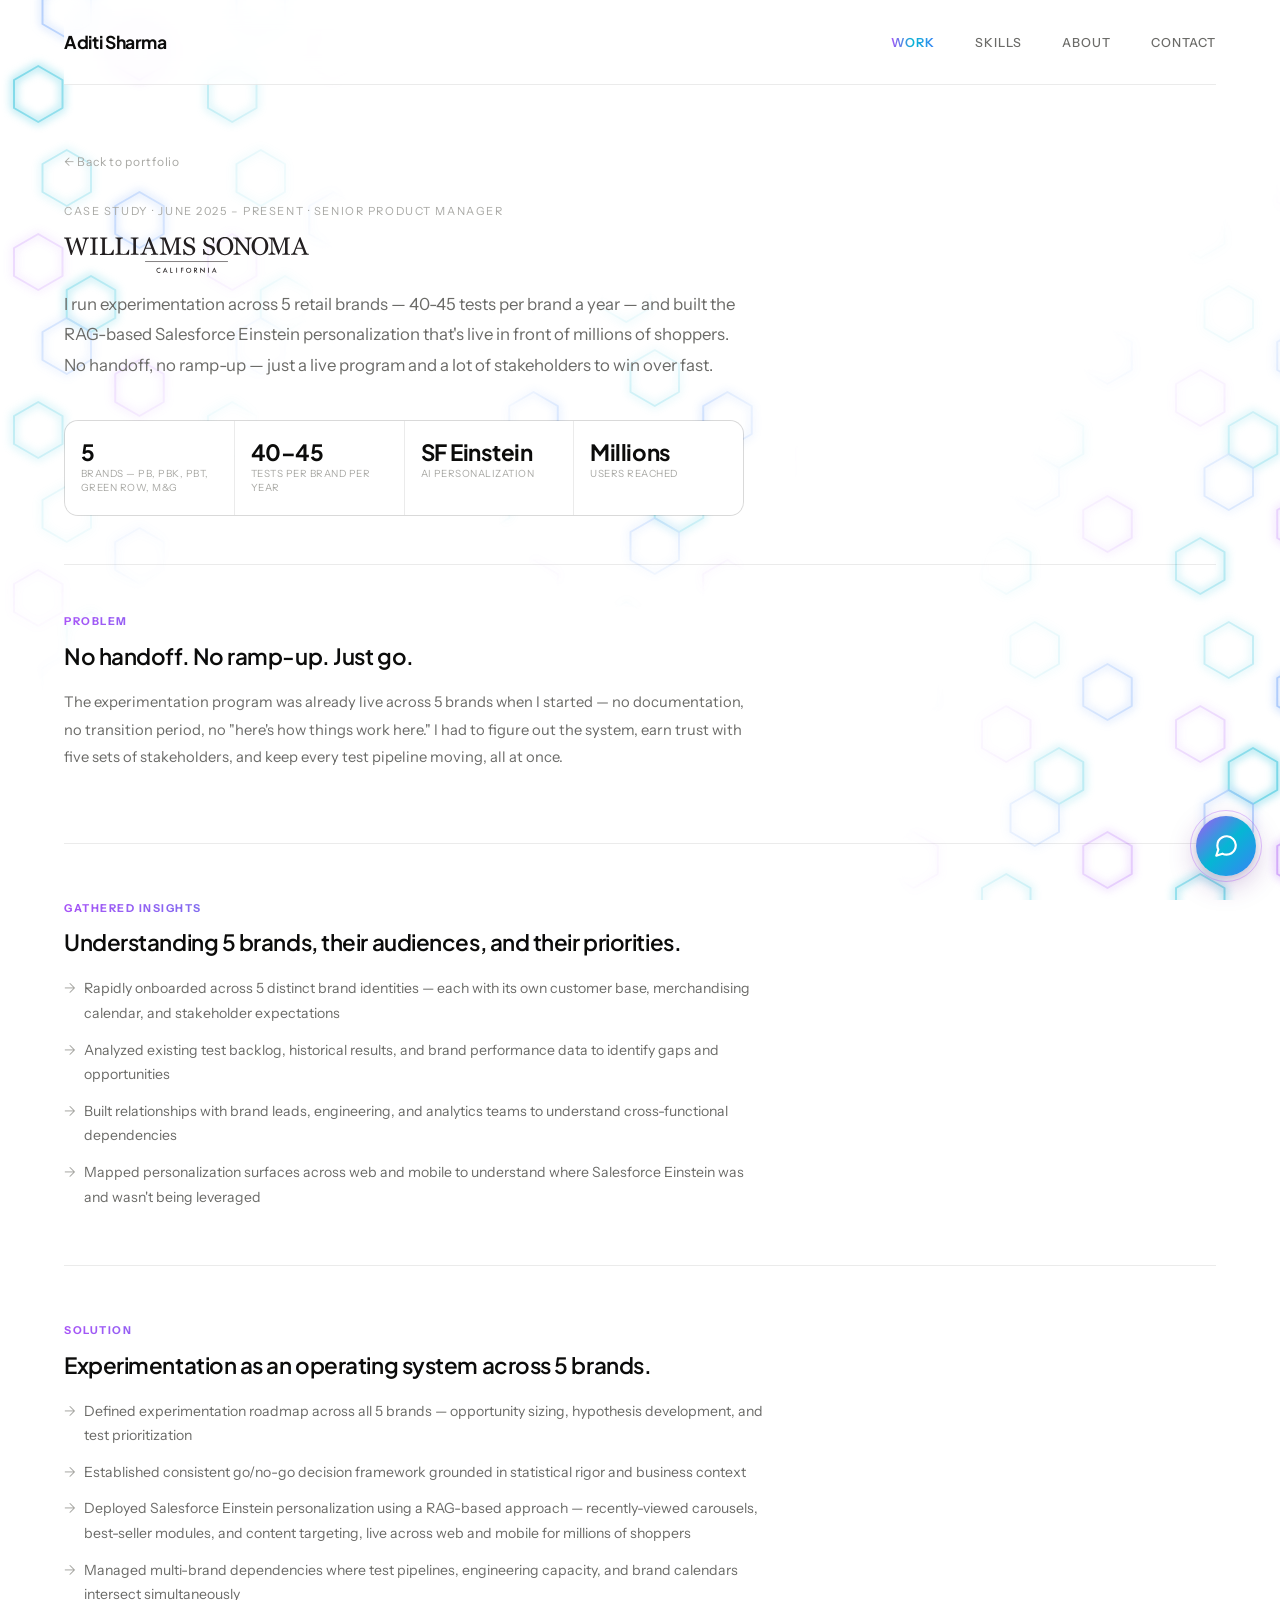
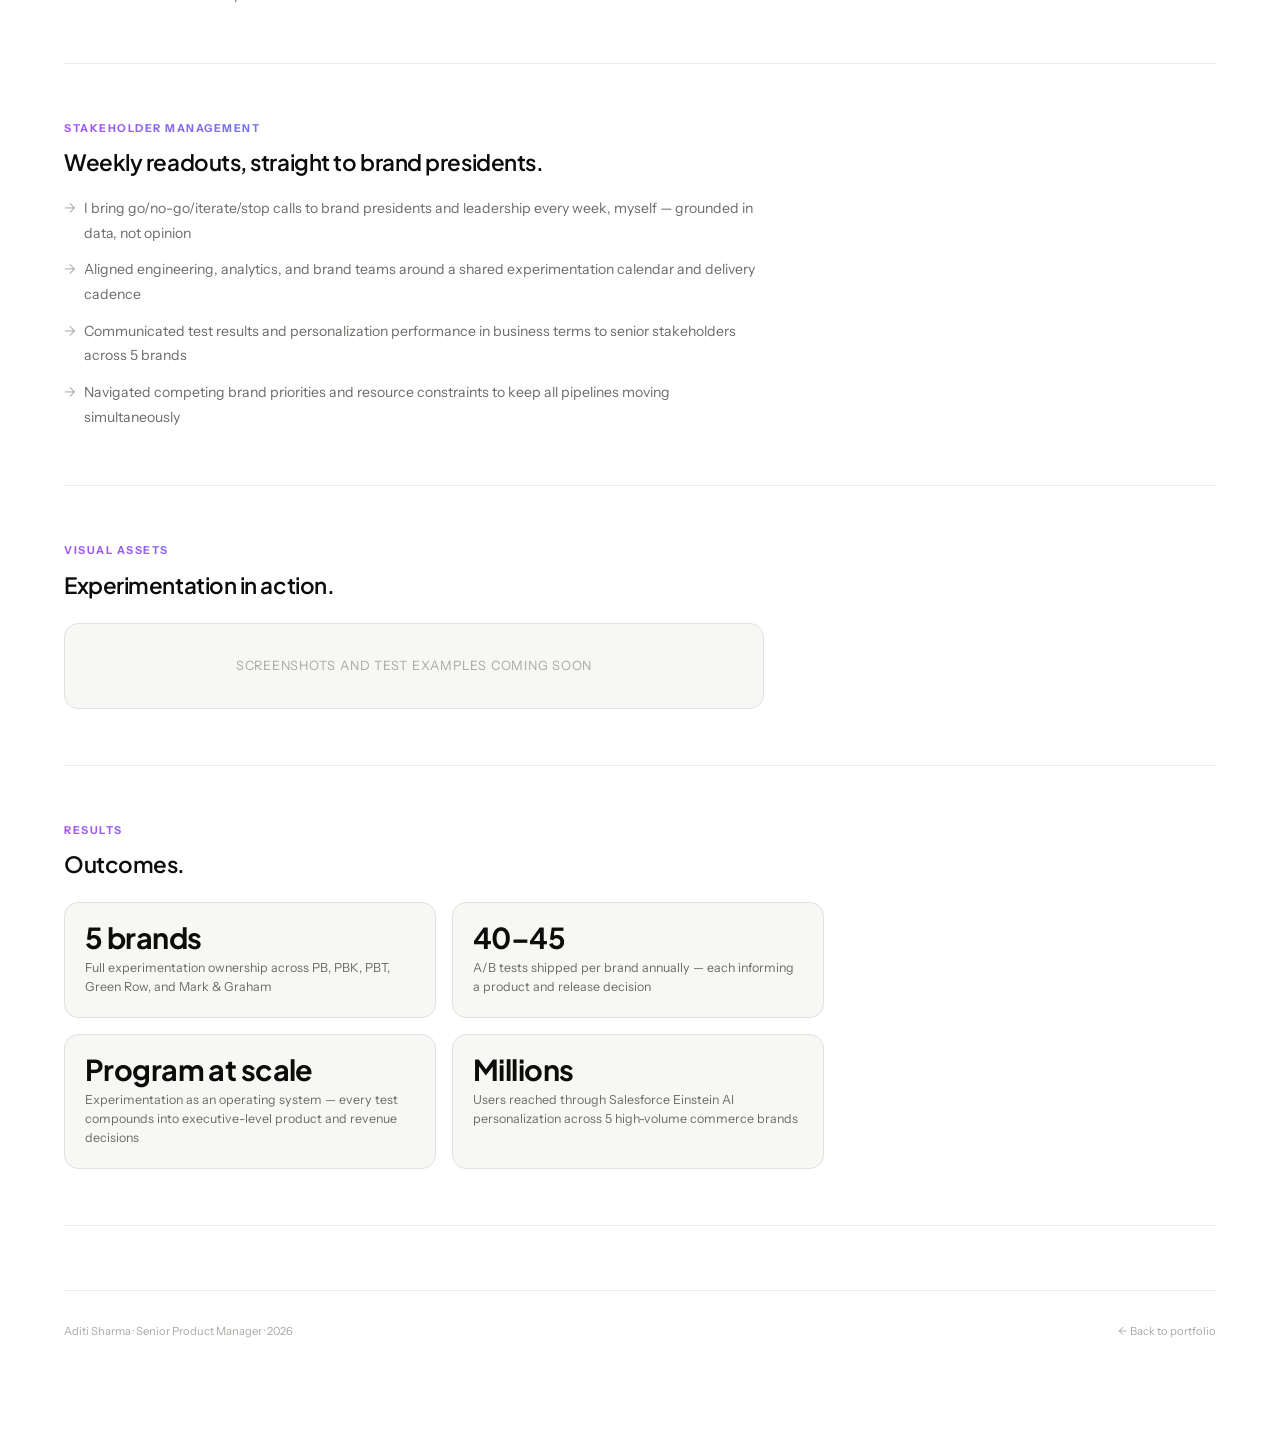
<file: williams-sonoma.html>
<!DOCTYPE html>
<html lang="en">
<head>
  <meta charset="UTF-8">
  <meta name="viewport" content="width=device-width, initial-scale=1.0">
  <title>Williams-Sonoma — Aditi Sharma</title>
  <link rel="preconnect" href="https://fonts.googleapis.com">
  <link rel="preconnect" href="https://fonts.gstatic.com" crossorigin>
  <link href="https://fonts.googleapis.com/css2?family=Plus+Jakarta+Sans:wght@300;400;500;600;700&family=Instrument+Sans:wght@300;400;500&display=swap" rel="stylesheet">
  <link rel="stylesheet" href="style.css">
  <link rel="stylesheet" href="chat-widget.css">
  <style>
    .cs-page{max-width:100%;margin:0 auto;padding:0 4rem 6rem}
    .cs-nav{display:flex;justify-content:space-between;align-items:center;padding:1.75rem 0;border-bottom:0.5px solid var(--line);margin-bottom:4rem;position:sticky;top:0;background:rgba(255,255,255,0.75);backdrop-filter:blur(12px);-webkit-backdrop-filter:blur(12px);z-index:10}
    .cs-nav-logo{font-family:var(--font-display);font-size:1.1rem;font-weight:700;letter-spacing:-0.02em;color:var(--black);text-decoration:none}
    .cs-nav-links{display:flex;gap:2.5rem;list-style:none}
    .cs-nav-links a{font-size:0.78rem;letter-spacing:0.08em;text-transform:uppercase;color:var(--gray-600);text-decoration:none;font-weight:500;transition:color 0.25s}
    .cs-nav-links a:hover,
    .cs-nav-links a.active{background:linear-gradient(90deg,#A855F7,#06B6D4,#3B82F6);-webkit-background-clip:text;-webkit-text-fill-color:transparent;background-clip:text;font-weight:600;text-decoration:none}
    .cs-back{font-size:0.75rem;color:var(--gray-400);letter-spacing:0.06em;text-decoration:none;display:inline-block;margin-bottom:2rem;transition:color 0.2s}
    .cs-back:hover{color:var(--black)}
    .cs-hero{padding-bottom:3rem;border-bottom:0.5px solid var(--line);margin-bottom:3rem}
    .cs-eyebrow{font-size:0.7rem;letter-spacing:0.14em;text-transform:uppercase;color:var(--gray-400);margin-bottom:1rem}
    .cs-company{font-family:var(--font-display);font-size:clamp(2rem,5vw,3.5rem);font-weight:700;letter-spacing:-0.03em;color:var(--black);line-height:1.05;margin-bottom:0.75rem}
    .cs-summary{font-size:1.05rem;color:var(--gray-600);line-height:1.8;max-width:680px;margin-bottom:2.5rem}
    .cs-metrics{display:grid;grid-template-columns:repeat(4,1fr);gap:1px;background:var(--line);border:0.5px solid var(--line);border-radius:14px;overflow:hidden;max-width:680px}
    .cs-metric{background:var(--white);padding:1.25rem 1rem}
    .cs-metric-val{font-family:var(--font-display);font-size:1.4rem;font-weight:700;color:var(--black);letter-spacing:-0.02em;line-height:1;margin-bottom:4px}
    .cs-metric-label{font-size:0.62rem;color:var(--gray-400);text-transform:uppercase;letter-spacing:0.05em;line-height:1.4}
    .cs-section{margin-bottom:3.5rem;padding-bottom:3.5rem;border-bottom:0.5px solid var(--line)}
    .cs-section:last-of-type{border-bottom:none}
    .cs-section-num{font-size:0.68rem;letter-spacing:0.14em;text-transform:uppercase;background:linear-gradient(90deg,#A855F7,#06B6D4,#3B82F6);-webkit-background-clip:text;-webkit-text-fill-color:transparent;background-clip:text;font-weight:700;margin-bottom:0.75rem}
    .cs-section-title{font-family:var(--font-display);font-size:1.4rem;font-weight:600;letter-spacing:-0.02em;color:var(--black);margin-bottom:1.25rem;line-height:1.2}
    .cs-body{font-size:0.92rem;color:var(--gray-600);line-height:1.85;margin-bottom:1rem;max-width:700px}
    .cs-bullets{list-style:none;display:flex;flex-direction:column;gap:0.75rem;margin-top:1rem;max-width:700px}
    .cs-bullets li{font-size:0.88rem;color:var(--gray-600);line-height:1.75;padding-left:1.25rem;position:relative}
    .cs-bullets li::before{content:'→';position:absolute;left:0;color:var(--gray-400)}
    .cs-results{display:grid;grid-template-columns:1fr 1fr;gap:1rem;margin-top:1.5rem;max-width:760px}
    .cs-result{background:var(--off-white);border:0.5px solid var(--gray-200);border-radius:14px;padding:1.25rem}
    .cs-result-val{font-family:var(--font-display);font-size:1.8rem;font-weight:700;color:var(--black);letter-spacing:-0.02em;line-height:1;margin-bottom:6px}
    .cs-result-label{font-size:0.78rem;color:var(--gray-600);line-height:1.55}
    .cs-tags{display:flex;flex-wrap:wrap;gap:6px;margin-top:1.25rem}
    .cs-tag{font-size:0.68rem;padding:3px 10px;border:0.5px solid var(--gray-200);border-radius:100px;color:var(--gray-600)}
    .cs-footer{margin-top:4rem;padding-top:2rem;border-top:0.5px solid var(--line);display:flex;justify-content:space-between;font-size:0.7rem;color:var(--gray-400);flex-wrap:wrap;gap:0.5rem}
    .cs-placeholder{background:var(--off-white);border:0.5px solid var(--gray-200);border-radius:14px;padding:2rem;text-align:center;color:var(--gray-400);font-size:0.8rem;letter-spacing:0.06em;text-transform:uppercase;margin-top:1.5rem;max-width:700px}

    @media (max-width: 960px) {
      .cs-page{padding:0 2.5rem 5rem}
      .cs-metrics{grid-template-columns:repeat(2,minmax(0,1fr))}
    }
    @media (max-width: 700px) {
      .cs-page{padding:0 1.25rem 4rem;overflow-x:hidden}
      .cs-nav{flex-wrap:wrap;gap:0.75rem;margin-bottom:2.5rem}
      .cs-nav-links{gap:1rem;flex-wrap:wrap}
      .cs-results{grid-template-columns:minmax(0,1fr)}
    }
  </style>
</head>
<body>
<div class="bg-aurora"></div>
<div class="bg-aurora-cursor"></div>
<div class="cs-page">
  <nav class="cs-nav">
    <a href="index.html" class="cs-nav-logo">Aditi Sharma</a>
    <ul class="cs-nav-links">
      <li><a href="index.html#work" class="active">Work</a></li>
      <li><a href="index.html#skills">Skills</a></li>
      <li><a href="index.html#about">About</a></li>
      <li><a href="index.html#contact">Contact</a></li>
    </ul>
  </nav>

  <div class="cs-hero">
    <a href="index.html" class="cs-back">← Back to portfolio</a>
    <p class="cs-eyebrow">Case Study · June 2025 – Present · Senior Product Manager</p>
    <img src="logos/williams-sonoma.svg" alt="Williams-Sonoma logo" class="cs-logo">
    <p class="cs-summary">I run experimentation across 5 retail brands — 40-45 tests per brand a year — and built the RAG-based Salesforce Einstein personalization that's live in front of millions of shoppers. No handoff, no ramp-up — just a live program and a lot of stakeholders to win over fast.</p>
    <div class="cs-metrics">
      <div class="cs-metric"><div class="cs-metric-val">5</div><div class="cs-metric-label">Brands — PB, PBK, PBT, Green Row, M&G</div></div>
      <div class="cs-metric"><div class="cs-metric-val">40–45</div><div class="cs-metric-label">Tests per brand per year</div></div>
      <div class="cs-metric"><div class="cs-metric-val">SF Einstein</div><div class="cs-metric-label">AI personalization</div></div>
      <div class="cs-metric"><div class="cs-metric-val">Millions</div><div class="cs-metric-label">Users reached</div></div>
    </div>
  </div>

  <div class="cs-section">
    <p class="cs-section-num">Problem</p>
    <h2 class="cs-section-title">No handoff. No ramp-up. Just go.</h2>
    <p class="cs-body">The experimentation program was already live across 5 brands when I started — no documentation, no transition period, no "here's how things work here." I had to figure out the system, earn trust with five sets of stakeholders, and keep every test pipeline moving, all at once.</p>
  </div>

  <div class="cs-section">
    <p class="cs-section-num">Gathered Insights</p>
    <h2 class="cs-section-title">Understanding 5 brands, their audiences, and their priorities.</h2>
    <ul class="cs-bullets">
      <li>Rapidly onboarded across 5 distinct brand identities — each with its own customer base, merchandising calendar, and stakeholder expectations</li>
      <li>Analyzed existing test backlog, historical results, and brand performance data to identify gaps and opportunities</li>
      <li>Built relationships with brand leads, engineering, and analytics teams to understand cross-functional dependencies</li>
      <li>Mapped personalization surfaces across web and mobile to understand where Salesforce Einstein was and wasn't being leveraged</li>
    </ul>
  </div>

  <div class="cs-section">
    <p class="cs-section-num">Solution</p>
    <h2 class="cs-section-title">Experimentation as an operating system across 5 brands.</h2>
    <ul class="cs-bullets">
      <li>Defined experimentation roadmap across all 5 brands — opportunity sizing, hypothesis development, and test prioritization</li>
      <li>Established consistent go/no-go decision framework grounded in statistical rigor and business context</li>
      <li>Deployed Salesforce Einstein personalization using a RAG-based approach — recently-viewed carousels, best-seller modules, and content targeting, live across web and mobile for millions of shoppers</li>
      <li>Managed multi-brand dependencies where test pipelines, engineering capacity, and brand calendars intersect simultaneously</li>
    </ul>
  </div>

  <div class="cs-section">
    <p class="cs-section-num">Stakeholder Management</p>
    <h2 class="cs-section-title">Weekly readouts, straight to brand presidents.</h2>
    <ul class="cs-bullets">
      <li>I bring go/no-go/iterate/stop calls to brand presidents and leadership every week, myself — grounded in data, not opinion</li>
      <li>Aligned engineering, analytics, and brand teams around a shared experimentation calendar and delivery cadence</li>
      <li>Communicated test results and personalization performance in business terms to senior stakeholders across 5 brands</li>
      <li>Navigated competing brand priorities and resource constraints to keep all pipelines moving simultaneously</li>
    </ul>
  </div>

  <div class="cs-section">
    <p class="cs-section-num">Visual Assets</p>
    <h2 class="cs-section-title">Experimentation in action.</h2>
    <div class="cs-placeholder">Screenshots and test examples coming soon</div>
  </div>

  <div class="cs-section">
    <p class="cs-section-num">Results</p>
    <h2 class="cs-section-title">Outcomes.</h2>
    <div class="cs-results">
      <div class="cs-result"><div class="cs-result-val">5 brands</div><div class="cs-result-label">Full experimentation ownership across PB, PBK, PBT, Green Row, and Mark & Graham</div></div>
      <div class="cs-result"><div class="cs-result-val">40–45</div><div class="cs-result-label">A/B tests shipped per brand annually — each informing a product and release decision</div></div>
      <div class="cs-result"><div class="cs-result-val">Program at scale</div><div class="cs-result-label">Experimentation as an operating system — every test compounds into executive-level product and revenue decisions</div></div>
      <div class="cs-result"><div class="cs-result-val">Millions</div><div class="cs-result-label">Users reached through Salesforce Einstein AI personalization across 5 high-volume commerce brands</div></div>
    </div>
  </div>

  <div class="cs-footer">
    <span>Aditi Sharma · Senior Product Manager · 2026</span>
    <a href="index.html" style="color:var(--gray-400);text-decoration:none">← Back to portfolio</a>
  </div>
</div>
<script src="bg-aurora.js"></script>
<script src="chat-widget.js" defer></script>
</body>
</html>
</file>
<file: style.css>
/* ============================================================
   ADITI SHARMA — PORTFOLIO
   style.css — Runway-inspired monochrome
   Fonts: Plus Jakarta Sans (display) + Instrument Sans (body)
   ============================================================ */

/* ── RESET ── */
*, *::before, *::after {
  box-sizing: border-box;
  margin: 0;
  padding: 0;
}

/* ── VARIABLES ── */
:root {
  --white:        #FFFFFF;
  --off-white:    #F7F7F5;
  --gray-100:     #F0EFED;
  --gray-200:     #E2E1DE;
  --gray-400:     #A8A8A4;
  --gray-600:     #6B6B68;
  --gray-800:     #2C2C2A;
  --black:        #0C0C0B;
  --card-dark:    #111110;
  --card-soft: linear-gradient(135deg, #F5EEFC 0%, #EAF7FA 50%, #EBF1FE 100%);
  --card-border:  rgba(255,255,255,0.07);
  --line:         rgba(12,12,11,0.08);

  --font-display: 'Plus Jakarta Sans', sans-serif;
  --font-body:    'Instrument Sans', sans-serif;

  --radius-sm:    8px;
  --radius-md:    14px;
  --radius-lg:    20px;
  --radius-xl:    28px;
  --radius-pill:  100px;

  --transition:   0.25s ease;
}

/* ── BASE ── */
html { scroll-behavior: smooth; }

body {
  font-family: var(--font-body);
  background: var(--white);
  color: var(--black);
  font-size: 15px;
  line-height: 1.6;
  -webkit-font-smoothing: antialiased;
}

a { color: inherit; text-decoration: none; }
ul { list-style: none; }

/* ── BACKGROUND HEX-GRID TEXTURE ── */
.bg-aurora {
  position: fixed;
  inset: 0;
  z-index: -1;
  pointer-events: none;
  overflow: hidden;
}

.bg-aurora::before,
.bg-aurora::after {
  content: '';
  position: absolute;
  width: 1100px;
  height: 1500px;
  background-image: url('hex-pattern.svg');
  background-size: 194px 336px;
  animation: hex-fade 16s ease-in-out infinite alternate, hex-drift 70s linear infinite;
}

.bg-aurora::before {
  top: -200px;
  left: -200px;
  mask-image: radial-gradient(ellipse 800px 1300px at top left, rgba(0,0,0,1) 0%, rgba(0,0,0,0) 75%);
  -webkit-mask-image: radial-gradient(ellipse 800px 1300px at top left, rgba(0,0,0,1) 0%, rgba(0,0,0,0) 75%);
}

.bg-aurora::after {
  bottom: -200px;
  right: -200px;
  mask-image: radial-gradient(ellipse 800px 1300px at bottom right, rgba(0,0,0,1) 0%, rgba(0,0,0,0) 75%);
  -webkit-mask-image: radial-gradient(ellipse 800px 1300px at bottom right, rgba(0,0,0,1) 0%, rgba(0,0,0,0) 75%);
  animation-delay: -8s, -20s;
}

@keyframes hex-fade {
  0%, 100% { opacity: 0.4; }
  50% { opacity: 0.85; }
}

@keyframes hex-drift {
  from { background-position: 0 0; }
  to { background-position: 194px 336px; }
}

/* ── CURSOR-REVEAL HEX LAYER ── */
.bg-aurora-cursor {
  position: fixed;
  inset: 0;
  z-index: -1;
  pointer-events: none;
  background-image: url('hex-pattern.svg');
  background-size: 194px 336px;
  opacity: 0.5;
  mask-image: radial-gradient(circle 160px at var(--mx, 50%) var(--my, 50%), rgba(0,0,0,1) 0%, rgba(0,0,0,0) 100%);
  -webkit-mask-image: radial-gradient(circle 160px at var(--mx, 50%) var(--my, 50%), rgba(0,0,0,1) 0%, rgba(0,0,0,0) 100%);
}

/* ── LAYOUT ── */
.page {
  max-width: 100%;
  margin: 0 auto;
  padding: 0 4rem 6rem;
}

.work-section,
.skills-section,
.about-section,
.contact-section {
  scroll-margin-top: 100px;
}

.page > .nav,
.page > .hero,
.page > .work-section,
.page > .skills-section,
.page > .about-section,
.page > .contact-section,
.page > .footer {
  max-width: 1200px;
  margin-left: auto;
  margin-right: auto;
}

/* ── CASE STUDY PAGE MARGINS (match homepage) ── */
.cs-page > .cs-nav,
.cs-page > .cs-hero,
.cs-page > .cs-section,
.cs-page > .cs-footer,
.cs-page > .company-card {
  max-width: 1200px;
  margin-left: auto;
  margin-right: auto;
}

/* ── NAV ── */
.nav {
  display: flex;
  justify-content: space-between;
  align-items: center;
  padding: 1.75rem 0;
  border-bottom: 0.5px solid var(--line);
  margin-bottom: 3rem;
  position: sticky;
  top: 0;
  background: rgba(255,255,255,0.75);
  backdrop-filter: blur(12px);
  -webkit-backdrop-filter: blur(12px);
  z-index: 10;
}

.nav-logo {
  font-family: var(--font-display);
  font-size: 1.1rem;
  font-weight: 700;
  letter-spacing: -0.02em;
  color: var(--black);
  transition: color var(--transition);
}

.nav-logo:hover { color: var(--gray-600); }

.nav-links {
  display: flex;
  gap: 2.5rem;
}

.nav-links a {
  font-size: 0.78rem;
  letter-spacing: 0.08em;
  text-transform: uppercase;
  color: var(--gray-600);
  font-weight: 500;
  transition: color var(--transition);
}

.nav-links a:hover,
.nav-active {
  background: linear-gradient(90deg, #A855F7, #06B6D4, #3B82F6);
  -webkit-background-clip: text;
  -webkit-text-fill-color: transparent;
  background-clip: text;
  font-weight: 600;
  text-decoration: none;
}

/* ── HERO ── */
.hero {
  padding: 3rem 0 2rem;
  border-bottom: 0.5px solid var(--line);
  margin-bottom: 3rem;
}

.hero-tag {
  font-size: 0.72rem;
  letter-spacing: 0.14em;
  text-transform: uppercase;
  color: var(--gray-400);
  font-weight: 500;
  margin-bottom: 1.5rem;
}

.hero-headline {
  font-family: var(--font-display);
  font-size: clamp(2.8rem, 6vw, 5.5rem);
  font-weight: 700;
  line-height: 1.05;
  letter-spacing: -0.03em;
  color: var(--black);
  margin-bottom: 2rem;
  max-width: 100%;
}

.headline-muted {
  background: linear-gradient(90deg, #A855F7, #06B6D4, #3B82F6);
  -webkit-background-clip: text;
  -webkit-text-fill-color: transparent;
  background-clip: text;
}

.hero-body {
  display: flex;
  flex-direction: column;
  gap: 2rem;
  align-items: start;
}

.hero-bio {
  font-size: 0.95rem;
  color: var(--gray-600);
  line-height: 1.85;
  max-width: 520px;
  margin-bottom: 2rem;
}

.hero-bio strong {
  color: var(--black);
  font-weight: 500;
}

.hero-cta {
  display: flex;
  gap: 1.25rem;
  align-items: center;
}

.btn-primary {
  display: inline-block;
  font-family: var(--font-body);
  font-size: 0.8rem;
  font-weight: 500;
  padding: 11px 24px;
  background: var(--black);
  color: var(--white);
  border-radius: var(--radius-pill);
  letter-spacing: 0.04em;
  transition: background var(--transition), transform var(--transition);
}

.btn-primary:hover {
  background: var(--gray-800);
  transform: translateY(-1px);
}

.btn-ghost {
  font-size: 0.8rem;
  color: var(--gray-600);
  letter-spacing: 0.04em;
  transition: color var(--transition);
}

.btn-ghost:hover { color: var(--black); }

.hero-stats {
  display: flex;
  flex-direction: row;
  justify-content: space-between;
  border-top: 0.5px solid var(--line);
  padding-top: 2rem;
  width: 100%;
}

.stat {
  display: flex;
  flex-direction: column;
  padding: 0;
  border-top: none;
}

.stat:last-child {
  border-bottom: none;
}

.stat-val {
  font-family: var(--font-display);
  font-size: 2.4rem;
  font-weight: 700;
  color: var(--black);
  letter-spacing: -0.03em;
  line-height: 1;
  margin-bottom: 4px;
}

.stat-label {
  font-size: 0.7rem;
  color: var(--gray-400);
  text-transform: uppercase;
  letter-spacing: 0.06em;
}

/* ── SECTION HEADER ── */
.section-header {
  display: flex;
  align-items: center;
  justify-content: space-between;
  margin-bottom: 2rem;
}

.section-label {
  font-size: 0.7rem;
  letter-spacing: 0.14em;
  text-transform: uppercase;
  color: var(--gray-400);
  font-weight: 500;
}

.section-count {
  font-size: 0.75rem;
  color: var(--gray-400);
}

/* ── PM OPERATING SYSTEM ── */
.pmos-section {
  margin: 0.5rem 0 2rem;
  padding: 0;
}

.pmos-inner {
  max-width: 1200px;
  margin: 0 auto;
  position: relative;
}

.pmos-eyebrow {
  font-size: 0.7rem;
  letter-spacing: 0.14em;
  text-transform: uppercase;
  color: var(--gray-400);
  font-weight: 500;
  margin-bottom: 1rem;
  text-align: center;
}

.pmos-title {
  font-family: var(--font-display);
  font-size: clamp(2.2rem, 5vw, 3.8rem);
  font-weight: 500;
  letter-spacing: -0.03em;
  color: var(--black);
  line-height: 1.15;
  max-width: 760px;
  margin: 0 auto 1rem;
  text-align: center;
}

.pmos-subtitle {
  font-size: 0.95rem;
  color: var(--gray-600);
  line-height: 1.8;
  max-width: 560px;
  margin: 0 auto 1rem;
  text-align: center;
}

.pmos-graph {
  position: relative;
  width: 672px;
  height: 672px;
  margin: 0 auto 1rem;
  flex-shrink: 0;
}

.pmos-circle-svg {
  position: absolute;
  inset: 0;
  width: 100%;
  height: 100%;
  pointer-events: none;
  overflow: visible;
}

.pmos-center-panel {
  position: absolute;
  left: 50%;
  top: 50%;
  transform: translate(-50%, -50%);
  width: 220px;
  text-align: center;
  pointer-events: none;
  opacity: 1;
  transition: opacity 0.35s ease;
}

.pmos-center-panel .pmos-node-num {
  display: block;
  margin-bottom: 4px;
}

.pmos-center-title {
  font-family: var(--font-display);
  font-size: 1.15rem;
  font-weight: 600;
  color: #0f0f19;
  margin: 0 0 0.75rem;
  line-height: 1.3;
}

.pmos-center-hint {
  font-size: 0.75rem;
  color: rgba(15,15,25,0.35);
  margin: 0.5rem 0 0;
}

.pmos-howiwork {
  display: flex;
  flex-direction: column;
  align-items: center;
  transition: opacity 0.3s ease;
}

.pmos-center-detail {
  display: flex;
  flex-direction: column;
  align-items: center;
}

.pmos-node.auto-active .pmos-doodle {
  transform: scale(1.3);
}

.pmos-node.auto-active .pmos-node-title {
  background: linear-gradient(90deg, #A855F7, #06B6D4, #3B82F6);
  -webkit-background-clip: text;
  -webkit-text-fill-color: transparent;
  background-clip: text;
  letter-spacing: 0.01em;
}

.pmos-center-panel.visible .pmos-howiwork {
  display: none;
}

.pmos-howiwork-title {
  font-family: var(--font-display);
  font-size: 1.4rem;
  font-weight: 600;
  margin: 0;
  background: linear-gradient(90deg, #A855F7, #06B6D4, #3B82F6);
  -webkit-background-clip: text;
  -webkit-text-fill-color: transparent;
  background-clip: text;
  letter-spacing: -0.01em;
}

.pmos-node {
  position: absolute;
  left: 50%;
  top: 50%;
  width: 115px;
  margin-left: -57.5px;
  margin-top: -57.5px;
  transform-origin: 57.5px 57.5px;
  transform: rotate(calc(var(--i, 0) * 45deg)) translateY(-272px) rotate(calc(var(--i, 0) * -45deg)) translateY(var(--down, 0px));
  display: flex;
  flex-direction: column;
  align-items: center;
  justify-content: flex-start;
  text-align: center;
  gap: 0.3rem;
  padding: 0.4rem;
  cursor: pointer;
  background: none;
  border: none;
  z-index: 2;
}

.pmos-node:hover,
.pmos-node.active {
  background: none;
  border: none;
  box-shadow: none;
}

.pmos-node-detail {
  display: none;
}

.pmos-node-top {
  display: flex;
  flex-direction: column;
  align-items: center;
  gap: 0.5rem;
}

.pmos-node-icon {
  width: 38px;
  height: 38px;
  border-radius: 10px;
  display: flex;
  align-items: center;
  justify-content: center;
  background: linear-gradient(135deg, rgba(168,85,247,0.25), rgba(6,182,212,0.25), rgba(59,130,246,0.25));
  color: var(--white);
  flex-shrink: 0;
}

.pmos-node-icon svg {
  width: 18px;
  height: 18px;
}

/* PM OS character illustration */
.pmos-doodle {
  flex-shrink: 0;
  transition: transform 0.4s cubic-bezier(0.34, 1.56, 0.64, 1);
}

.pmos-node:hover .pmos-doodle,
.pmos-node.active .pmos-doodle {
  transform: scale(1.3);
}

.pmos-notion-char {
  width: 75px;
  height: auto;
  display: block;
  mix-blend-mode: multiply;
}

.pmos-node-title {
  transition: background 0.3s ease, letter-spacing 0.3s ease;
}

.pmos-node:hover .pmos-node-title,
.pmos-node.active .pmos-node-title {
  background: linear-gradient(90deg, #A855F7, #06B6D4, #3B82F6);
  -webkit-background-clip: text;
  -webkit-text-fill-color: transparent;
  background-clip: text;
  letter-spacing: 0.01em;
}

@keyframes pmos-reach {
  0%, 60%, 100% { transform: translateY(0) rotate(0deg) scaleX(1); }
  20%           { transform: translateY(-6px) rotate(-3deg) scaleX(1.04); }
  40%           { transform: translateY(-4px) rotate(-2deg) scaleX(1.02); }
}

@keyframes pmos-float {
  0%, 100% { transform: translateY(0); }
  50% { transform: translateY(-8px); }
}

@keyframes face-blink {
  0%, 87%, 100% { opacity: 1; }
  90%, 96%      { opacity: 0; }
}

@keyframes face-blink-closed {
  0%, 87%, 100% { opacity: 0; }
  90%, 96%      { opacity: 1; }
}

@keyframes pmos-place-card {
  0%, 55%, 100% { transform: translate(0, 0) rotate(0deg); }
  25%           { transform: translate(4px, -7px) rotate(-5deg); }
  40%           { transform: translate(4px, -7px) rotate(-5deg); }
}

.pmos-char-float {
  animation: pmos-float 3.5s ease-in-out infinite;
}

.pmos-notion-char.pmos-char-float {
  animation: pmos-float 3.5s ease-in-out infinite, pmos-reach 4s ease-in-out infinite;
}

.face-eye-open {
  animation: face-blink var(--bd, 4s) var(--bda, 0s) infinite;
}

.face-eye-closed {
  animation: face-blink-closed var(--bd, 4s) var(--bda, 0s) infinite;
}

.pmos-place-card {
  animation: pmos-place-card 3.2s ease-in-out var(--pd, 0s) infinite;
  transform-origin: center;
}

@media (prefers-reduced-motion: reduce) {
  .pmos-char-float,
  .pmos-notion-char,
  .face-eye-open,
  .face-eye-closed,
  .pmos-place-card { animation: none !important; }
  .face-eye-closed { opacity: 0 !important; }
}

/* Step number */
.pmos-node-num {
  font-size: 0.58rem;
  letter-spacing: 0.14em;
  text-transform: uppercase;
  background: linear-gradient(90deg, #A855F7, #06B6D4);
  -webkit-background-clip: text;
  -webkit-text-fill-color: transparent;
  background-clip: text;
  font-weight: 700;
  margin-bottom: 2px;
  display: block;
}

/* Bullet list inside node */
.pmos-node-list {
  list-style: none;
  display: flex;
  flex-direction: column;
  gap: 0.45rem;
}
.pmos-node-list li {
  font-size: 0.8rem;
  color: rgba(15,15,25,0.65);
  line-height: 1.5;
  padding-left: 1rem;
  position: relative;
}
.pmos-node-list li::before {
  content: '→';
  position: absolute;
  left: 0;
  color: #A855F7;
  font-size: 0.7rem;
}

.pmos-node-meta {
  display: flex;
  flex-direction: column;
  gap: 2px;
}

.pmos-node-type {
  font-size: 0.6rem;
  letter-spacing: 0.12em;
  text-transform: uppercase;
  color: rgba(15,15,25,0.45);
}

.pmos-node-title {
  font-family: var(--font-display);
  font-size: 0.95rem;
  font-weight: 600;
  color: #0f0f19;
  letter-spacing: -0.01em;
  word-break: break-word;
}

.pmos-node-detail {
  max-height: 0;
  overflow: hidden;
  opacity: 0;
  transition: max-height 0.45s ease, opacity 0.3s ease;
}

.pmos-node:hover .pmos-node-detail,
.pmos-node.active .pmos-node-detail {
  max-height: 600px;
  opacity: 1;
  margin-top: 1.25rem;
}

.pmos-node-sub {
  margin-bottom: 0.85rem;
}

.pmos-node-sub-label {
  font-size: 0.62rem;
  letter-spacing: 0.1em;
  text-transform: uppercase;
  background: linear-gradient(90deg, #A855F7, #06B6D4, #3B82F6);
  -webkit-background-clip: text;
  -webkit-text-fill-color: transparent;
  background-clip: text;
  font-weight: 700;
  margin-bottom: 0.3rem;
  display: block;
}

.pmos-node-sub-text {
  font-size: 0.8rem;
  color: rgba(255,255,255,0.5);
  line-height: 1.65;
}

.pmos-node-quote {
  border-left: 2px solid;
  border-image: linear-gradient(180deg, #A855F7, #06B6D4) 1;
  padding: 0.75rem 1rem;
  margin-top: 0.75rem;
  background: rgba(255,255,255,0.03);
  border-radius: 0 8px 8px 0;
}

.pmos-node-quote p {
  font-size: 0.78rem;
  color: rgba(255,255,255,0.55);
  line-height: 1.65;
  font-style: italic;
}

/* ── TESTIMONIAL BUBBLES ── */
.pmos-testimonials {
  position: absolute;
  top: 160px;
  height: 600px;
  width: 200px;
  display: flex;
  flex-direction: column;
  justify-content: space-between;
  z-index: 1;
  pointer-events: none;
}

.pmos-testimonials--left { left: 0; }
.pmos-testimonials--right { right: 0; }

.pmos-testimonials--left .pmos-bubble:nth-child(2) { margin-top: 1.5rem; }
.pmos-testimonials--left .pmos-bubble:nth-child(3) { margin-top: -0.75rem; }
.pmos-testimonials--right .pmos-bubble:nth-child(2) { margin-top: -1rem; }
.pmos-testimonials--right .pmos-bubble:nth-child(3) { margin-top: 1rem; }

.pmos-bubble {
  position: relative;
  background: rgba(255,255,255,0.7);
  border: 1px solid rgba(15,15,25,0.06);
  box-shadow: 0 8px 24px rgba(15,15,25,0.06);
  border-radius: 16px;
  padding: 1rem 1.1rem 1.4rem;
  pointer-events: auto;
  animation: pmos-bubble-float 3s ease-in-out infinite;
  animation-delay: var(--bd, 0s);
}

.pmos-bubble-li {
  position: absolute;
  right: 10px;
  bottom: 10px;
  width: 16px;
  height: 16px;
  opacity: 0.55;
}

.pmos-bubble-quote {
  font-size: 0.82rem;
  line-height: 1.55;
  color: #1a1a24;
  margin: 0 0 0.5rem;
}

.pmos-bubble-attr {
  font-size: 0.68rem;
  color: rgba(15,15,25,0.45);
  line-height: 1.4;
}

@keyframes pmos-bubble-float {
  0%, 100% { transform: translateY(0); }
  50% { transform: translateY(-4px); }
}

@media (prefers-reduced-motion: reduce) {
  .pmos-bubble { animation: none; }
}

@media (max-width: 1199px) {
  .pmos-testimonials {
    position: static;
    top: auto;
    height: auto;
    width: 100%;
    display: grid;
    grid-template-columns: 1fr 1fr;
    gap: 1rem;
    margin-top: 1.5rem;
  }
  .pmos-testimonials--left .pmos-bubble:nth-child(2),
  .pmos-testimonials--left .pmos-bubble:nth-child(3),
  .pmos-testimonials--right .pmos-bubble:nth-child(2),
  .pmos-testimonials--right .pmos-bubble:nth-child(3) {
    margin-top: 0;
  }
  .pmos-testimonials--right { order: 2; }
}

@media (max-width: 767px) {
  .pmos-testimonials { display: none; }
}

/* ── TAP DETAIL PANEL + QUOTES CRAWLER (mobile/tablet only) ── */
.pmos-mobile-detail { display: none; }
.quotes-marquee-block { display: none; }

@media (max-width: 900px) {
  .pmos-node-detail { display: none !important; }
  .pmos-mobile-detail:not([hidden]) {
    display: block;
    grid-column: 1 / -1;
    background: var(--white, #fff);
    border: 1px solid rgba(168,85,247,0.25);
    border-radius: 14px;
    padding: 1.1rem 1.25rem;
    box-shadow: 0 6px 20px rgba(15,15,25,0.07);
  }
  .pmos-mobile-detail .pmos-node-num {
    font-size: 0.7rem;
    color: #A855F7;
    display: block;
    margin-bottom: 0.2rem;
  }
  .pmos-mobile-detail-title {
    font-family: var(--font-display);
    font-size: 1.05rem;
    font-weight: 600;
    color: var(--black, #111);
    margin: 0 0 0.5rem;
  }
  .pmos-mobile-detail .pmos-node-list { text-align: left; }

  .quotes-marquee-block { display: block; margin-top: 2.5rem; }
  .quotes-marquee-label {
    font-size: 0.7rem;
    letter-spacing: 0.14em;
    text-transform: uppercase;
    color: var(--gray-400, #9CA3AF);
    font-weight: 500;
    margin: 0 0 1rem;
    text-align: center;
  }
  .quotes-marquee-wrap {
    overflow: hidden;
    mask-image: linear-gradient(to right, transparent 0%, black 8%, black 92%, transparent 100%);
    -webkit-mask-image: linear-gradient(to right, transparent 0%, black 8%, black 92%, transparent 100%);
  }
  .quotes-track {
    display: flex;
    align-items: stretch;
    gap: 1rem;
    width: max-content;
    animation: marquee-scroll 45s linear infinite;
    padding: 0.5rem 0;
  }
  .quotes-marquee-wrap:hover .quotes-track,
  .quotes-marquee-wrap:active .quotes-track {
    animation-play-state: paused;
  }
  .quote-card {
    position: relative;
    width: 280px;
    flex-shrink: 0;
    margin: 0;
    display: flex;
    flex-direction: column;
    background: rgba(255,255,255,0.85);
    border: 1px solid rgba(15,15,25,0.06);
    box-shadow: 0 8px 24px rgba(15,15,25,0.06);
    border-radius: 16px;
    padding: 1rem 1.1rem 1.1rem;
  }
  .quote-card .pmos-bubble-attr {
    margin-top: auto;
    padding-top: 0.75rem;
    padding-right: 2rem;
  }
  @media (prefers-reduced-motion: reduce) {
    .quotes-track { animation: none; }
  }
}

/* ── WORK SECTION ── */
.work-section {
  margin: 0 0 3rem;
}

.project-grid {
  display: grid;
  grid-template-columns: 1fr 1fr;
  gap: 2rem;
  align-items: stretch;
}

.card-link {
  display: block;
  height: 100%;
}

.project-card--full {
  grid-column: 1 / -1;
}

/* ── CURRENT ROLE CARD ── */
.project-card.project-card--current {
  border: 1.5px dashed rgba(168,85,247,0.35);
  background:
    linear-gradient(135deg, rgba(168,85,247,0.05), rgba(6,182,212,0.05), rgba(59,130,246,0.05)),
    var(--white);
  box-shadow: none;
}
.project-card--current .project-desc { max-width: 640px; }

.current-badge {
  display: inline-flex;
  align-items: center;
  gap: 0.5rem;
  background: var(--white);
  border: 1px solid var(--line);
  border-radius: var(--radius-pill);
  padding: 0.4rem 0.9rem 0.4rem 0.7rem;
  font-size: 0.7rem;
  font-weight: 600;
  letter-spacing: 0.02em;
  color: var(--gray-800);
  margin-bottom: 1.1rem;
}
.current-badge-dot {
  width: 7px;
  height: 7px;
  border-radius: 50%;
  flex-shrink: 0;
  background: linear-gradient(135deg, #A855F7, #06B6D4, #3B82F6);
  animation: current-badge-pulse 1.8s ease-in-out infinite;
}
@keyframes current-badge-pulse {
  0%, 100% { opacity: 1; transform: scale(1); }
  50% { opacity: 0.4; transform: scale(0.7); }
}
@media (prefers-reduced-motion: reduce) {
  .current-badge-dot { animation: none; }
}

/* ── SCROLL FLY-IN ── */
.card-hidden {
  opacity: 0;
  transform: translateY(40px);
  transition: opacity 0.45s cubic-bezier(0.22,1,0.36,1), transform 0.45s cubic-bezier(0.22,1,0.36,1);
}
.card-hidden.card-visible {
  opacity: 1;
  transform: translateY(0);
}

/* ── PROJECT CARD ── */
.project-card {
  background: var(--white);
  border: 0.5px solid var(--gray-200);
  box-shadow: 0 2px 12px rgba(0,0,0,0.06);
  border-radius: var(--radius-xl);
  padding: 2.25rem;
  display: flex;
  flex-direction: column;
  justify-content: space-between;
  min-height: 300px;
  height: 100%;
  transition: transform var(--transition), box-shadow var(--transition), opacity 0.45s cubic-bezier(0.22,1,0.36,1);
  cursor: pointer;
}

.project-card:hover {
  transform: translateY(-4px);
  box-shadow: 0 8px 32px rgba(0,0,0,0.1);
}

.project-card--wide { grid-column: span 2; }

.project-card--light {
  background: var(--off-white);
  border: 0.5px solid var(--gray-200);
  box-shadow: none;
}

.project-card__top { margin-bottom: 2rem; }

.project-num {
  display: block;
  font-family: var(--font-display);
  font-size: 0.72rem;
  font-weight: 600;
  letter-spacing: 0.1em;
  color: var(--gray-400);
  margin-bottom: 1.25rem;
}

.project-tag {
  display: block;
  font-size: 0.62rem;
  letter-spacing: 0.1em;
  text-transform: uppercase;
  color: var(--gray-400);
  font-weight: 500;
  margin-bottom: 0.6rem;
}

.project-title {
  font-family: var(--font-display);
  font-size: 1.5rem;
  font-weight: 600;
  line-height: 1.15;
  letter-spacing: -0.02em;
  color: var(--black);
  margin-bottom: 0.85rem;
}

.project-desc {
  font-size: 0.85rem;
  color: var(--gray-600);
  line-height: 1.8;
}

.project-card--wide .project-desc { max-width: 640px; }

.project-logo {
  height: 28px;
  width: auto;
  max-width: 100%;
  object-fit: contain;
  margin-bottom: 1rem;
  display: block;
}

.project-logo-row {
  display: flex;
  align-items: center;
  gap: 1.5rem;
  margin-bottom: 1rem;
  flex-wrap: wrap;
}

.project-logo-row img {
  height: 24px;
  width: auto;
  max-width: 100%;
  object-fit: contain;
}

.cs-logo {
  height: 36px;
  width: auto;
  max-width: 100%;
  object-fit: contain;
  margin-bottom: 1rem;
  display: block;
}

.company-logo {
  height: 28px;
  width: auto;
  max-width: 100%;
  object-fit: contain;
  margin-bottom: 0.75rem;
  display: block;
}

.project-link {
  display: inline-block;
  margin-top: 1.25rem;
  font-size: 0.78rem;
  color: var(--gray-600);
  border-bottom: 0.5px solid var(--gray-200);
  padding-bottom: 1px;
  letter-spacing: 0.04em;
  transition: color var(--transition), border-color var(--transition);
}

.project-link:hover {
  color: var(--black);
  border-color: var(--black);
}

.project-card__bottom {
  display: flex;
  justify-content: space-between;
  align-items: flex-end;
}

.project-metrics {
  display: flex;
  gap: 2rem;
  flex-wrap: wrap;
}

.metric-val {
  display: block;
  font-family: var(--font-display);
  font-size: 1.5rem;
  font-weight: 700;
  color: var(--black);
  line-height: 1;
  letter-spacing: -0.02em;
}

.metric-label {
  display: block;
  font-size: 0.6rem;
  color: var(--gray-400);
  text-transform: uppercase;
  letter-spacing: 0.05em;
  margin-top: 3px;
}

.project-arrow {
  font-size: 1.25rem;
  color: var(--gray-400);
  transition: transform var(--transition), color var(--transition);
  flex-shrink: 0;
  align-self: flex-end;
}

.project-card:hover .project-arrow {
  transform: translate(4px, -4px);
  color: var(--black);
}

/* ── AI BUILDER CARD ── */
.ai-tool-logos {
  display: flex;
  align-items: center;
  gap: 0.75rem;
  margin-bottom: 1rem;
  flex-wrap: wrap;
}
.ai-tool-logo {
  height: 34px;
  width: 34px;
  object-fit: contain;
  border-radius: 8px;
  flex-shrink: 0;
}
.ai-tool-initial {
  display: flex;
  align-items: center;
  justify-content: center;
  font-size: 0.65rem;
  font-weight: 700;
  letter-spacing: 0.02em;
  border-radius: 8px;
}
.ai-tool-logo--claude {
  width: 42px;
  height: 42px;
}
.ai-tool-logo--wordmark {
  height: 20px;
  width: auto;
  max-width: 90px;
  border-radius: 0;
}

.project-link--ai {
  color: var(--gray-600);
  border-bottom-color: var(--gray-200);
}
.project-link--ai:hover {
  color: var(--black);
  border-bottom-color: var(--black);
}
.project-arrow--ai { color: var(--gray-400); }
.project-card:hover .project-arrow--ai { color: var(--black); }

/* ── SKILLS ── */
.skills-section {
  margin: 5rem 0 1rem;
  padding: 0 0;
}

/* Tabs */
.skills-tabs {
  display: flex;
  gap: 0.25rem;
  margin-bottom: 1.75rem;
  border-bottom: 0.5px solid var(--line);
  padding-bottom: 0;
}

.skills-tab {
  font-family: var(--font-body);
  font-size: 0.82rem;
  font-weight: 500;
  color: var(--gray-400);
  background: none;
  border: none;
  cursor: pointer;
  padding: 0.6rem 1.25rem;
  border-bottom: 2px solid transparent;
  margin-bottom: -0.5px;
  letter-spacing: 0.02em;
  transition: color 0.2s;
}

.skills-tab.active {
  color: var(--black);
  border-bottom-color: var(--black);
}

.skills-tab:hover { color: var(--black); }

/* Panels */
.skills-panel { display: none; }
.skills-panel.active { display: block; }

/* Tools grid */
/* ── TOOLS MARQUEE ── */
.tools-marquee-wrap {
  overflow: hidden;
  mask-image: linear-gradient(to right, transparent 0%, black 8%, black 92%, transparent 100%);
  -webkit-mask-image: linear-gradient(to right, transparent 0%, black 8%, black 92%, transparent 100%);
  margin: 0 -1rem;
}
.tools-track {
  display: flex;
  align-items: center;
  gap: 2.5rem;
  width: max-content;
  animation: marquee-scroll 28s linear infinite;
  padding: 0.5rem 1rem;
}
.tools-marquee-wrap:hover .tools-track {
  animation-play-state: paused;
}
@keyframes marquee-scroll {
  from { transform: translateX(0); }
  to   { transform: translateX(-50%); }
}

.tools-grid {
  display: flex;
  flex-wrap: wrap;
  gap: 1.5rem 2rem;
  align-items: center;
}

.tool-card {
  display: flex;
  align-items: center;
  gap: 0.5rem;
}

.tool-logo {
  height: 22px;
  width: auto;
  max-width: 110px;
  object-fit: contain;
  flex-shrink: 0;
}

.tool-logo--wordmark {
  height: 16px;
  max-width: 90px;
}

.tool-initial {
  display: flex;
  align-items: center;
  justify-content: center;
  border-radius: 5px;
  font-family: var(--font-display);
  font-size: 0.55rem;
  font-weight: 700;
  letter-spacing: 0.02em;
  flex-shrink: 0;
  width: 22px;
  height: 22px;
}

.tool-name {
  font-size: 0.82rem;
  font-weight: 500;
  color: var(--gray-600);
  white-space: nowrap;
}

/* Expertise grid */
.skills-section .tools-grid {
  margin-bottom: 2.5rem;
}

.expertise-grid {
  display: grid;
  grid-template-columns: repeat(3, 1fr);
  gap: 1.5rem;
}

.expertise-block {
  background: var(--white);
  border: 0.5px solid var(--gray-200);
  border-radius: var(--radius-lg);
  padding: 1.5rem;
}

.expertise-head {
  font-family: var(--font-display);
  font-size: 0.72rem;
  font-weight: 700;
  letter-spacing: 0.1em;
  text-transform: uppercase;
  margin-bottom: 0.85rem;
  background: linear-gradient(90deg, #A855F7, #06B6D4, #3B82F6);
  -webkit-background-clip: text;
  -webkit-text-fill-color: transparent;
  background-clip: text;
}

.expertise-tags {
  display: flex;
  flex-wrap: wrap;
  gap: 6px;
}

.expertise-tags span {
  font-size: 0.72rem;
  color: var(--gray-600);
  background: var(--off-white);
  border: 0.5px solid var(--gray-200);
  border-radius: 100px;
  padding: 3px 10px;
  line-height: 1.6;
}

/* ── ABOUT ── */
.about-section {
  margin-bottom: 3rem;
  margin-top: 2rem;
  display: grid;
  grid-template-columns: 1fr 1.4fr;
  gap: 4rem;
  align-items: start;
}

.about-photo {
  background: var(--gray-100);
  border-radius: var(--radius-xl);
  aspect-ratio: 4 / 5;
  display: flex;
  align-items: center;
  justify-content: center;
  border: 0.5px solid var(--gray-200);
  overflow: hidden;
}

.about-photo img {
  width: 100%;
  height: 100%;
  object-fit: cover;
}

.about-photo-placeholder {
  font-size: 0.78rem;
  color: var(--gray-400);
  letter-spacing: 0.06em;
  text-transform: uppercase;
}

.about-label {
  font-size: 0.7rem;
  letter-spacing: 0.14em;
  text-transform: uppercase;
  color: var(--gray-400);
  font-weight: 500;
  margin-bottom: 1.25rem;
}

.about-headline {
  font-family: var(--font-display);
  font-size: 1.8rem;
  font-weight: 600;
  letter-spacing: -0.02em;
  line-height: 1.15;
  color: var(--black);
  margin-bottom: 1.25rem;
}

.about-bio {
  font-size: 0.92rem;
  color: var(--gray-600);
  line-height: 1.85;
  margin-bottom: 1rem;
}

.about-bio:last-of-type { margin-bottom: 1.5rem; }

.about-tags {
  display: flex;
  flex-wrap: wrap;
  gap: 8px;
}

.about-tag {
  font-size: 0.72rem;
  padding: 5px 14px;
  border: 0.5px solid var(--gray-200);
  border-radius: var(--radius-pill);
  color: var(--gray-600);
  background: var(--off-white);
  letter-spacing: 0.02em;
}

/* ── CONTACT ── */
.contact-section {
  background: var(--card-soft);
  border-radius: var(--radius-xl);
  padding: 3.5rem;
  margin-bottom: 4rem;
  border: 0.5px solid var(--gray-200);
  width: 100%;
}

.contact-label {
  font-size: 0.7rem;
  letter-spacing: 0.14em;
  text-transform: uppercase;
  color: var(--gray-400);
  margin-bottom: 1rem;
}

.contact-headline {
  font-family: var(--font-display);
  font-size: 2rem;
  font-weight: 600;
  letter-spacing: -0.02em;
  color: var(--black);
  line-height: 1.1;
  margin-bottom: 1rem;
}

.contact-sub {
  font-size: 0.9rem;
  color: var(--gray-600);
  line-height: 1.75;
  max-width: 520px;
  margin-bottom: 2.5rem;
}

.contact-grid {
  display: grid;
  grid-template-columns: 1.5fr 0.5fr;
  gap: 3rem;
  align-items: start;
}

.contact-form {
  display: grid;
  grid-template-columns: 1fr 1fr;
  gap: 1rem;
}

.form-group {
  display: flex;
  flex-direction: column;
  gap: 0.4rem;
}

.form-group--full { grid-column: span 2; }

.form-label {
  font-size: 0.65rem;
  letter-spacing: 0.1em;
  text-transform: uppercase;
  color: var(--gray-400);
}

.form-input {
  background: rgba(255,255,255,0.6);
  border: 0.5px solid var(--gray-200);
  border-radius: var(--radius-md);
  padding: 0.75rem 1rem;
  font-family: var(--font-body);
  font-size: 0.88rem;
  color: var(--black);
  outline: none;
  transition: border-color var(--transition);
  width: 100%;
}

.form-input:focus { border-color: var(--gray-400); }
.form-input::placeholder { color: var(--gray-400); }

.form-textarea {
  min-height: 110px;
  resize: vertical;
}

.form-submit {
  grid-column: span 2;
  width: fit-content;
  background: var(--black);
  color: var(--white);
  border: none;
  border-radius: var(--radius-pill);
  padding: 12px 28px;
  font-family: var(--font-body);
  font-size: 0.82rem;
  font-weight: 600;
  cursor: pointer;
  letter-spacing: 0.04em;
  transition: background var(--transition), transform var(--transition);
}

.form-submit:hover {
  background: var(--gray-800);
  transform: translateY(-1px);
}

.contact-direct {
  display: flex;
  flex-direction: column;
  gap: 0.75rem;
}

.contact-direct-label {
  font-size: 0.65rem;
  letter-spacing: 0.12em;
  text-transform: uppercase;
  color: var(--gray-400);
  margin-bottom: 0.25rem;
}

.contact-direct-link {
  font-size: 0.85rem;
  color: var(--gray-600);
  border-bottom: 0.5px solid var(--gray-200);
  padding-bottom: 0.75rem;
  transition: color var(--transition), border-color var(--transition);
}

.contact-direct-link:hover {
  color: var(--black);
  border-color: var(--gray-400);
}

/* ── FOOTER ── */
.footer {
  padding-top: 2rem;
  border-top: 0.5px solid var(--line);
  display: flex;
  justify-content: space-between;
  align-items: center;
  font-size: 0.7rem;
  color: var(--gray-400);
  flex-wrap: wrap;
  gap: 0.5rem;
}

.footer-early { opacity: 0.65; }

/* ── CASE STUDY: HERO DEMO LAYOUT ── */
.cs-hero-grid {
  display: grid;
  grid-template-columns: 1.2fr 1fr;
  gap: 3rem;
  align-items: center;
}

.cs-hero-demo {
  display: flex;
  flex-direction: column;
  align-items: center;
  justify-self: center;
}

/* ── CASE STUDY: IPHONE MOCKUP ── */
.cs-phone {
  width: 320px;
  aspect-ratio: 792 / 1550;
  background: var(--black);
  border-radius: 40px;
  padding: 12px;
  box-shadow: 0 30px 60px -20px rgba(12, 12, 11, 0.35);
  position: relative;
}

.cs-phone::before {
  content: '';
  position: absolute;
  top: 12px;
  left: 50%;
  transform: translateX(-50%);
  width: 80px;
  height: 22px;
  background: var(--black);
  border-radius: 0 0 16px 16px;
  z-index: 2;
}

.cs-phone video {
  width: 100%;
  height: 100%;
  object-fit: cover;
  border-radius: 28px;
  display: block;
}

/* ── CASE STUDY: LAPTOP MOCKUP ── */
.cs-laptop {
  width: 100%;
  max-width: 640px;
}

.cs-laptop-screen {
  background: var(--black);
  border-radius: 12px 12px 2px 2px;
  padding: 10px 10px 8px;
}

.cs-laptop-screen video {
  width: 100%;
  aspect-ratio: 16 / 10;
  object-fit: cover;
  border-radius: 3px;
  display: block;
}

.cs-laptop-base {
  height: 14px;
  background: linear-gradient(to bottom, var(--gray-200), var(--gray-400));
  border-radius: 0 0 8px 8px;
  position: relative;
}

.cs-laptop-base::after {
  content: '';
  position: absolute;
  top: 0;
  left: 50%;
  transform: translateX(-50%);
  width: 70px;
  height: 5px;
  background: var(--gray-600);
  border-radius: 0 0 6px 6px;
}

/* ── CASE STUDY: CARD GRID (bullet → card conversion) ── */
.cs-card-grid {
  display: grid;
  grid-template-columns: 1fr 1fr;
  gap: 1rem;
  margin-top: 1rem;
  max-width: 920px;
}

.cs-card {
  background: var(--off-white);
  border: 0.5px solid var(--gray-200);
  border-radius: 14px;
  padding: 1.5rem;
}

.cs-card p {
  font-size: 0.95rem;
  color: var(--gray-600);
  line-height: 1.75;
}

/* ── CASE STUDY: PRODUCT LINE GRID ── */
.cs-product-grid {
  display: grid;
  grid-template-columns: repeat(3, 1fr);
  gap: 1rem;
  margin-top: 1rem;
  margin-bottom: 1.5rem;
  max-width: 920px;
}

.cs-product-card {
  background: var(--off-white);
  border: 0.5px solid var(--gray-200);
  border-radius: 14px;
  padding: 1.5rem;
}

.cs-product-card h3 {
  font-family: var(--font-display);
  font-size: 1rem;
  font-weight: 700;
  letter-spacing: -0.01em;
  color: var(--black);
  margin-bottom: 0.5rem;
}

.cs-product-card p {
  font-size: 0.85rem;
  color: var(--gray-600);
  line-height: 1.65;
}

/* ── RESPONSIVE ── */
@media (max-width: 960px) {
  .page { padding: 0 2.5rem 5rem; }
  .hero-headline { font-size: clamp(2.4rem, 7vw, 4rem); }
  .tools-grid { grid-template-columns: repeat(3, minmax(0, 1fr)); }
  .expertise-grid { grid-template-columns: repeat(2, minmax(0, 1fr)); }
}

/* ── TABLET ── */
@media (max-width: 900px) {
  /* PM OS circle → linear list (same treatment as mobile) */
  .pmos-section { margin: 3rem 0; }
  .pmos-testimonials { display: none; }
  .pmos-graph {
    width: 100%;
    height: auto;
    display: grid;
    grid-template-columns: 1fr 1fr;
    gap: 2rem 3rem;
    align-items: start;
  }
  .pmos-node {
    position: static;
    margin: 0;
    transform: none !important;
    transform-origin: unset;
    width: 100%;
    flex-direction: row;
    align-items: center;
    gap: 1rem;
    text-align: left;
  }
  .pmos-node-top {
    flex-direction: row;
    align-items: center;
    gap: 0.75rem;
    flex-shrink: 0;
  }
  .pmos-notion-char { width: 60px; }
  .pmos-center-panel { display: none; }
  .pmos-circle-svg { display: none; }
  /* project cards stay 2-col on tablet */
  .project-grid { grid-template-columns: repeat(2, minmax(0, 1fr)); }
  .project-card--wide { grid-column: span 2; }
  /* about: stack photo + text */
  .about-section { grid-template-columns: minmax(0, 1fr); }
  /* contact: single col */
  .contact-grid { grid-template-columns: minmax(0, 1fr); }
  .contact-form { grid-template-columns: minmax(0, 1fr); }
  .form-group--full, .form-submit { grid-column: span 1; }
}

@media (max-width: 700px) {
  .page { padding: 0 1.25rem 4rem; overflow-x: hidden; }
  .pmos-section { margin: 3rem -1.25rem 1rem; padding: 3rem 1.25rem 1.5rem; }
  .skills-section { margin-top: 2.5rem; }
  .pmos-graph {
    width: 100%;
    height: auto;
    display: grid;
    grid-template-columns: 1fr 1fr;
    gap: 0.75rem;
    align-items: stretch;
  }
  .pmos-node {
    position: static;
    margin: 0;
    transform: none !important;
    transform-origin: unset;
    width: 100%;
    flex-direction: column;
    align-items: center;
    justify-content: flex-start;
    gap: 0.4rem;
    text-align: center;
    background: rgba(255,255,255,0.7);
    border: 1px solid rgba(15,15,25,0.07);
    border-radius: 14px;
    padding: 1rem 0.6rem;
    cursor: pointer;
  }
  .pmos-node.active {
    border-color: #A855F7;
    box-shadow: 0 4px 16px rgba(168,85,247,0.15);
  }
  .pmos-node-top {
    flex-direction: column;
    align-items: center;
    gap: 0.4rem;
    flex-shrink: 0;
  }
  .pmos-node-title { font-size: 0.8rem; line-height: 1.3; }
  .pmos-notion-char { width: 56px; }
  .pmos-center-panel { display: none; }
  .nav { flex-wrap: wrap; gap: 0.75rem; padding: 1.25rem 0; margin-bottom: 2rem; }
  .nav-links { gap: 1.1rem; flex-wrap: wrap; }
  .hero { padding: 2rem 0 1.5rem; }
  .hero-headline { font-size: clamp(2rem, 9vw, 3rem); }
  .hero-body { grid-template-columns: minmax(0, 1fr); gap: 2rem; }
  .hero-bio { max-width: 100%; }
  .hero-cta { flex-wrap: wrap; gap: 1rem; }
  .hero-stats { flex-direction: column; align-items: flex-start; gap: 1.25rem; }
  .project-grid { grid-template-columns: minmax(0, 1fr); }
  .project-card--wide { grid-column: span 1; }
  .project-card { min-width: 0; }
  .project-logo-row { flex-wrap: wrap; gap: 1rem; }
  .tools-grid { grid-template-columns: repeat(3, minmax(0, 1fr)); }
  .expertise-grid { grid-template-columns: minmax(0, 1fr); }
  .about-section { grid-template-columns: minmax(0, 1fr); }
  .contact-grid { grid-template-columns: minmax(0, 1fr); }
  .contact-form { grid-template-columns: minmax(0, 1fr); }
  .form-group--full, .form-submit { grid-column: span 1; }
  .contact-section { padding: 2rem; }
  .cs-hero-grid { grid-template-columns: minmax(0, 1fr); gap: 2rem; }
  .cs-hero-demo { order: -1; }
  .cs-card-grid { grid-template-columns: minmax(0, 1fr); }
  .cs-product-grid { grid-template-columns: minmax(0, 1fr); }
  .cs-phone { width: 100%; max-width: 280px; }
  .cs-laptop { max-width: 100%; }
}

@media (max-width: 480px) {
  .tools-grid { grid-template-columns: repeat(2, minmax(0, 1fr)); }
  .hero-stats { gap: 1rem; }
  .stat-val { font-size: 1.6rem; }
}
</file>
<file: chat-widget.css>
/* ============================================================
   ADITI SHARMA — AI CHAT WIDGET
   Matches style.css design tokens (Plus Jakarta Sans / Instrument Sans,
   off-white/black palette, brand gradient #A855F7→#06B6D4→#3B82F6)
   ============================================================ */

#aic-root {
  position: fixed;
  right: 24px;
  bottom: 24px;
  z-index: 9999;
  font-family: var(--font-body, 'Instrument Sans', sans-serif);
}

/* ── LAUNCHER BUTTON ── */
.aic-launcher {
  position: relative;
  width: 60px;
  height: 60px;
  border-radius: 50%;
  border: none;
  cursor: pointer;
  background: linear-gradient(135deg, #A855F7, #06B6D4, #3B82F6);
  box-shadow: 0 8px 28px rgba(88, 28, 135, 0.28), 0 2px 8px rgba(0,0,0,0.12);
  display: flex;
  align-items: center;
  justify-content: center;
  transition: transform 0.25s cubic-bezier(0.22,1,0.36,1), box-shadow 0.25s ease;
}
.aic-launcher:hover {
  transform: scale(1.06);
  box-shadow: 0 10px 32px rgba(88, 28, 135, 0.36), 0 2px 8px rgba(0,0,0,0.14);
}
.aic-launcher svg { width: 26px; height: 26px; }
.aic-launcher .aic-icon-close { display: none; }
#aic-root.aic-open .aic-launcher .aic-icon-chat { display: none; }
#aic-root.aic-open .aic-launcher .aic-icon-close { display: block; }

.aic-launcher-ring {
  position: absolute;
  inset: -6px;
  border-radius: 50%;
  border: 1.5px solid rgba(168,85,247,0.35);
  animation: aic-pulse 2.4s ease-out infinite;
  pointer-events: none;
}
@keyframes aic-pulse {
  0%   { transform: scale(0.92); opacity: 0.9; }
  70%  { transform: scale(1.35); opacity: 0; }
  100% { transform: scale(1.35); opacity: 0; }
}
#aic-root.aic-open .aic-launcher-ring,
#aic-root.aic-dismissed-pulse .aic-launcher-ring { display: none; }

.aic-teaser {
  position: absolute;
  right: 72px;
  bottom: 14px;
  white-space: nowrap;
  background: var(--white, #fff);
  border: 1px solid var(--line, rgba(12,12,11,0.08));
  border-radius: var(--radius-pill, 100px);
  padding: 0.6rem 1.1rem;
  font-size: 0.82rem;
  color: var(--gray-800, #2C2C2A);
  box-shadow: 0 6px 20px rgba(15,15,25,0.08);
  opacity: 0;
  transform: translateY(4px);
  animation: aic-teaser-in 0.4s ease 1.2s forwards, aic-teaser-out 0.4s ease 7s forwards;
  pointer-events: none;
}
@keyframes aic-teaser-in { to { opacity: 1; transform: translateY(0); } }
@keyframes aic-teaser-out { to { opacity: 0; transform: translateY(4px); } }
#aic-root.aic-open .aic-teaser,
#aic-root.aic-dismissed-teaser .aic-teaser { display: none; }

/* ── PANEL ── */
.aic-panel {
  position: absolute;
  right: 0;
  bottom: 76px;
  width: 400px;
  max-width: calc(100vw - 32px);
  height: 600px;
  max-height: calc(100vh - 120px);
  background: var(--white, #fff);
  border: 1px solid var(--line, rgba(12,12,11,0.08));
  border-radius: var(--radius-xl, 28px);
  box-shadow: 0 24px 64px rgba(15,15,25,0.18), 0 4px 16px rgba(15,15,25,0.08);
  display: flex;
  flex-direction: column;
  overflow: hidden;
  opacity: 0;
  transform: translateY(16px) scale(0.98);
  pointer-events: none;
  transition: opacity 0.28s cubic-bezier(0.22,1,0.36,1), transform 0.28s cubic-bezier(0.22,1,0.36,1);
}
#aic-root.aic-open .aic-panel {
  opacity: 1;
  transform: translateY(0) scale(1);
  pointer-events: auto;
}

.aic-header {
  display: flex;
  align-items: center;
  gap: 0.75rem;
  padding: 1.1rem 1.25rem;
  border-bottom: 1px solid var(--line, rgba(12,12,11,0.08));
  flex-shrink: 0;
}
.aic-avatar {
  width: 38px;
  height: 38px;
  border-radius: 50%;
  background: linear-gradient(135deg, #A855F7, #06B6D4, #3B82F6);
  display: flex;
  align-items: center;
  justify-content: center;
  color: #fff;
  font-family: var(--font-display, 'Plus Jakarta Sans', sans-serif);
  font-weight: 600;
  font-size: 0.85rem;
  flex-shrink: 0;
}
.aic-header-text { flex: 1; min-width: 0; }
.aic-header-title {
  font-family: var(--font-display, 'Plus Jakarta Sans', sans-serif);
  font-weight: 600;
  font-size: 0.95rem;
  color: var(--black, #0C0C0B);
}
.aic-header-sub {
  font-size: 0.72rem;
  color: var(--gray-600, #6B6B68);
  margin-top: 0.1rem;
}
.aic-close {
  background: none;
  border: none;
  cursor: pointer;
  color: var(--gray-600, #6B6B68);
  width: 28px;
  height: 28px;
  border-radius: 50%;
  display: flex;
  align-items: center;
  justify-content: center;
  transition: background 0.2s ease, color 0.2s ease;
  flex-shrink: 0;
}
.aic-close:hover { background: var(--gray-100, #F0EFED); color: var(--black, #0C0C0B); }
.aic-close svg { width: 16px; height: 16px; }

.aic-messages {
  flex: 1;
  overflow-y: auto;
  padding: 1.1rem 1.1rem 0.5rem;
  display: flex;
  flex-direction: column;
  gap: 0.85rem;
}
.aic-messages::-webkit-scrollbar { width: 6px; }
.aic-messages::-webkit-scrollbar-thumb { background: var(--gray-200, #E2E1DE); border-radius: 100px; }

.aic-row { display: flex; flex-direction: column; gap: 0.4rem; max-width: 88%; }
.aic-row--user { align-self: flex-end; align-items: flex-end; }
.aic-row--assistant { align-self: flex-start; align-items: flex-start; }

.aic-bubble {
  padding: 0.7rem 0.95rem;
  border-radius: var(--radius-lg, 20px);
  font-size: 0.86rem;
  line-height: 1.55;
  white-space: pre-wrap;
}
.aic-row--assistant .aic-bubble {
  background: var(--off-white, #F7F7F5);
  border: 1px solid var(--line, rgba(12,12,11,0.08));
  color: var(--gray-800, #2C2C2A);
  border-bottom-left-radius: 6px;
}
.aic-row--user .aic-bubble {
  background: var(--black, #0C0C0B);
  color: #fff;
  border-bottom-right-radius: 6px;
}

.aic-cta {
  display: inline-flex;
  align-items: center;
  gap: 0.4rem;
  margin-top: 0.6rem;
  padding: 0.55rem 1rem;
  border-radius: var(--radius-pill, 100px);
  background: linear-gradient(90deg, #A855F7, #06B6D4, #3B82F6);
  color: #fff;
  font-size: 0.8rem;
  font-weight: 600;
  text-decoration: none;
  transition: transform 0.2s ease, box-shadow 0.2s ease;
}
.aic-cta:hover { transform: translateY(-1px); box-shadow: 0 6px 16px rgba(88,28,135,0.28); }

.aic-typing {
  display: flex;
  gap: 4px;
  padding: 0.85rem 0.95rem;
}
.aic-typing span {
  width: 6px; height: 6px;
  border-radius: 50%;
  background: var(--gray-400, #A8A8A4);
  animation: aic-bounce 1.1s ease-in-out infinite;
}
.aic-typing span:nth-child(2) { animation-delay: 0.15s; }
.aic-typing span:nth-child(3) { animation-delay: 0.3s; }
@keyframes aic-bounce {
  0%, 60%, 100% { transform: translateY(0); opacity: 0.5; }
  30% { transform: translateY(-4px); opacity: 1; }
}

.aic-suggestions {
  display: flex;
  flex-wrap: wrap;
  gap: 0.5rem;
  padding: 0.2rem 1.1rem 1rem;
  flex-shrink: 0;
}
.aic-chip {
  background: var(--gray-100, #F0EFED);
  border: 1px solid var(--line, rgba(12,12,11,0.08));
  border-radius: var(--radius-pill, 100px);
  padding: 0.5rem 0.85rem;
  font-size: 0.76rem;
  color: var(--gray-800, #2C2C2A);
  cursor: pointer;
  transition: background 0.2s ease, border-color 0.2s ease;
  text-align: left;
}
.aic-chip:hover { background: var(--gray-200, #E2E1DE); border-color: rgba(168,85,247,0.3); }

.aic-inputbar {
  display: flex;
  align-items: flex-end;
  gap: 0.6rem;
  padding: 0.85rem 1rem;
  border-top: 1px solid var(--line, rgba(12,12,11,0.08));
  flex-shrink: 0;
}
.aic-input {
  flex: 1;
  resize: none;
  border: 1px solid var(--line, rgba(12,12,11,0.08));
  background: var(--off-white, #F7F7F5);
  border-radius: var(--radius-lg, 20px);
  padding: 0.65rem 0.9rem;
  font-family: var(--font-body, 'Instrument Sans', sans-serif);
  font-size: 0.86rem;
  color: var(--black, #0C0C0B);
  max-height: 100px;
  outline: none;
  transition: border-color 0.2s ease;
}
.aic-input:focus { border-color: rgba(168,85,247,0.4); }
.aic-input::placeholder { color: var(--gray-400, #A8A8A4); }

.aic-send {
  width: 38px;
  height: 38px;
  border-radius: 50%;
  border: none;
  cursor: pointer;
  flex-shrink: 0;
  background: linear-gradient(135deg, #A855F7, #06B6D4, #3B82F6);
  display: flex;
  align-items: center;
  justify-content: center;
  transition: transform 0.2s ease, opacity 0.2s ease;
}
.aic-send:hover:not(:disabled) { transform: scale(1.06); }
.aic-send:disabled { opacity: 0.45; cursor: default; }
.aic-send svg { width: 16px; height: 16px; color: #fff; }

.aic-disclaimer {
  font-size: 0.65rem;
  color: var(--gray-400, #A8A8A4);
  text-align: center;
  padding: 0 1rem 0.85rem;
  flex-shrink: 0;
}

/* ── MOBILE: near full-screen panel ── */
@media (max-width: 480px) {
  #aic-root { right: 16px; bottom: 16px; }
  .aic-panel {
    width: calc(100vw - 24px);
    height: calc(100vh - 100px);
    max-height: none;
    right: -8px;
    bottom: 72px;
  }
  .aic-teaser { display: none !important; }
}

@media (prefers-reduced-motion: reduce) {
  .aic-launcher-ring { animation: none; display: none; }
  .aic-teaser { animation: none; opacity: 1; }
  .aic-typing span { animation: none; }
}
</file>
